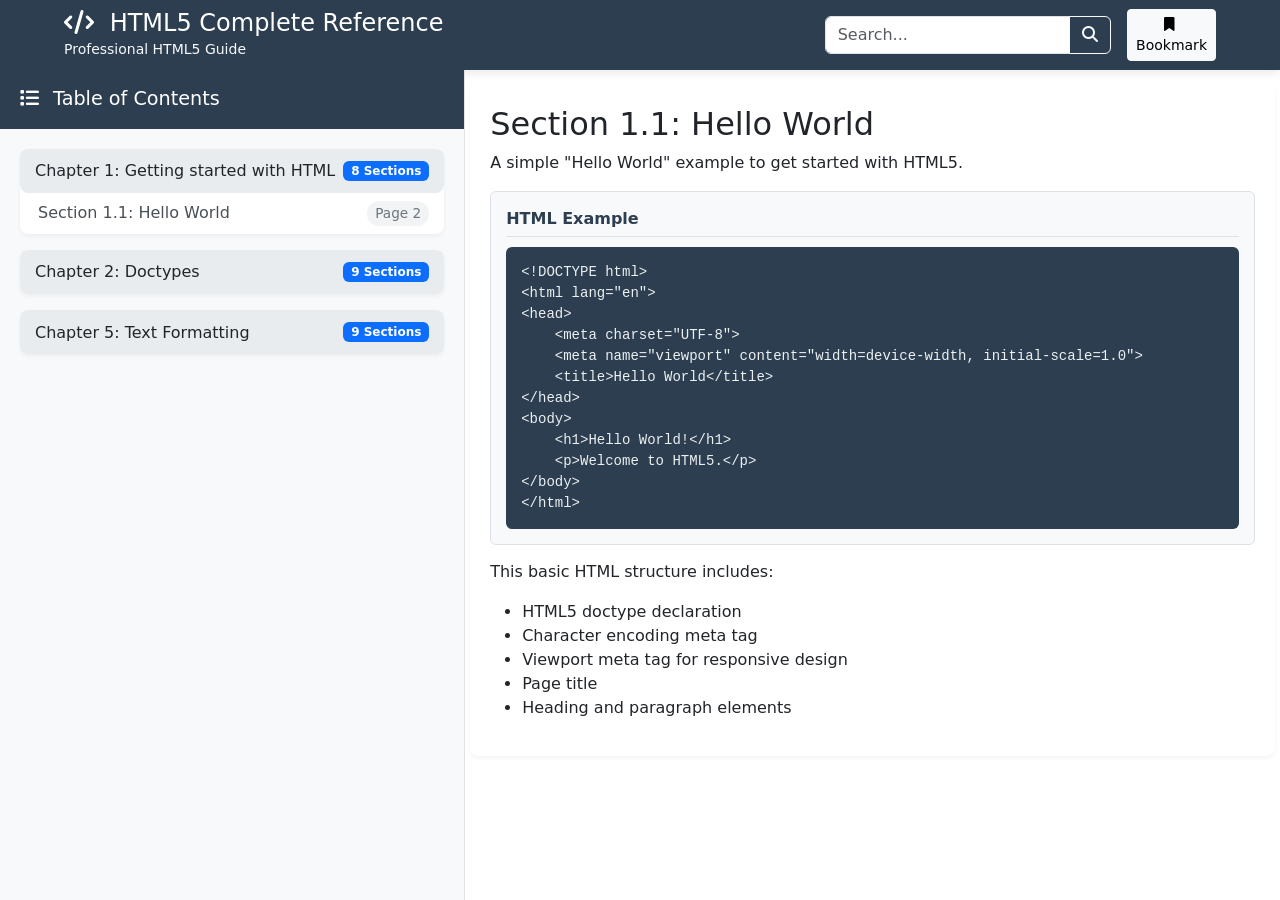
<file: courses/01.html>
<!DOCTYPE html>
<html lang="en">

<head>
    <meta charset="UTF-8">
    <meta name="viewport" content="width=device-width, initial-scale=1.0">
    <title>HTML5 Notes - 2 Row Layout</title>
    <link href="https://cdn.jsdelivr.net/npm/bootstrap@5.3.3/dist/css/bootstrap.min.css" rel="stylesheet">
    <link rel="stylesheet" href="https://cdnjs.cloudflare.com/ajax/libs/font-awesome/6.4.0/css/all.min.css">
    <style>
        body {
            height: 100vh;
            overflow: hidden;
        }

        /* Top Row (Fixed Header) */
        #top-row {
            height: 70px;
            background: #2c3e50;
            color: white;
            z-index: 1000;
            box-shadow: 0 2px 10px rgba(0, 0, 0, 0.1);
        }

        .header-content {
            max-width: 1200px;
            margin: 0 auto;
        }

        /* Bottom Row (Split Content) */
        #bottom-row {
            height: calc(100vh - 70px);
            display: flex;
        }

        /* Left Panel - Table of Contents */
        #left-panel {
            width: 40%;
            overflow-y: auto;
            border-right: 1px solid #dee2e6;
            background: #f8f9fa;
            padding: 0;
        }

        /* Right Panel - Content */
        #right-panel {
            width: 70%;
            overflow-y: auto;
            padding: 5px;
            background: white;
            margin-top: 10px
        }

        /* Table of Contents Styles */
        .toc-container {
            padding: 20px;
        }

        .toc-header {
            background: #2c3e50;
            color: white;
            padding: 15px 20px;
            margin: 0;
            font-size: 1.2rem;
        }

        .chapter-card {
            border: none;
            border-radius: 8px;
            margin-bottom: 10px;
            box-shadow: 0 2px 4px rgba(0, 0, 0, 0.05);
        }

        .chapter-card .card-header {
            background: #e9ecef;
            border: none;
            cursor: pointer;
            padding: 12px 15px;
            border-radius: 8px !important;
        }

        .chapter-card .card-header:hover {
            background: #dee2e6;
        }

        .contents-list {
            list-style: none;
            padding-left: 0;
            margin-bottom: 0;
        }

        .contents-list li {
            padding: 8px 15px;
            border-left: 3px solid transparent;
            transition: all 0.2s;
        }

        .contents-list li:hover {
            background: #e9ecef;
            border-left-color: #3498db;
        }

        .contents-list a {
            text-decoration: none;
            color: #495057;
            display: flex;
            justify-content: space-between;
            align-items: center;
        }

        .contents-list a:hover {
            color: #2c3e50;
        }

        .page-number {
            font-size: 0.85rem;
            color: #6c757d;
            background: #f1f3f4;
            padding: 2px 8px;
            border-radius: 12px;
        }

        /* Content Section Styles */
        .content-section {
            margin-bottom: 40px;
            padding: 20px;
            background: #fff;
            border-radius: 8px;
            box-shadow: 0 2px 4px rgba(0, 0, 0, 0.05);
        }

        .example-box {
            background: #f8f9fa;
            border: 1px solid #dee2e6;
            border-radius: 6px;
            padding: 15px;
            margin: 15px 0;
        }

        .example-title {
            font-weight: bold;
            color: #2c3e50;
            margin-bottom: 10px;
            padding-bottom: 5px;
            border-bottom: 1px solid #dee2e6;
        }

        pre {
            background: #2c3e50;
            color: #ecf0f1;
            padding: 15px;
            border-radius: 6px;
            overflow-x: auto;
            margin: 0;
        }

        .code {
            background: #f1f3f4;
            padding: 2px 6px;
            border-radius: 4px;
            font-family: monospace;
            color: #d35400;
        }

        /* Responsive Design */
        @media (max-width: 768px) {
            #bottom-row {
                flex-direction: column;
            }

            #left-panel,
            #right-panel {
                width: 100%;
                height: 50%;
            }

            #left-panel {
                border-right: none;
                border-bottom: 1px solid #dee2e6;
            }
        }

        /* Scrollbar Styling */
        ::-webkit-scrollbar {
            width: 8px;
        }

        ::-webkit-scrollbar-track {
            background: #f1f1f1;
        }

        ::-webkit-scrollbar-thumb {
            background: #bdc3c7;
            border-radius: 4px;
        }

        ::-webkit-scrollbar-thumb:hover {
            background: #95a5a6;
        }
    </style>
</head>

<body>
    <!-- Top Row: Header -->
    <div id="top-row" class="d-flex align-items-center">
        <div class="header-content d-flex justify-content-between align-items-center w-100 px-4">
            <div>
                <h1 class="h4 mb-0">
                    <i class="fas fa-code me-2"></i>
                    HTML5 Complete Reference
                </h1>
                <small class="text-light">Professional HTML5 Guide</small>
            </div>
            <div class="d-flex align-items-center">
                <div class="input-group me-3" style="max-width: 300px;">
                    <input type="text" class="form-control" placeholder="Search...">
                    <button class="btn btn-outline-light" type="button">
                        <i class="fas fa-search"></i>
                    </button>
                </div>
                <button class="btn btn-light btn-sm">
                    <i class="fas fa-bookmark me-1"></i> Bookmark
                </button>
            </div>
        </div>
    </div>

    <!-- Bottom Row: Split Content -->
    <div id="bottom-row">
        <!-- Left Panel: Table of Contents -->
        <div id="left-panel">
            <div class="toc-header">
                <i class="fas fa-list me-2"></i> Table of Contents
            </div>
            <div class="toc-container">
                <!-- Chapter 1 -->
                <div class="card chapter-card mb-3">
                    <div class="card-header" data-bs-toggle="collapse" data-bs-target="#chapter1">
                        <h6 class="mb-0 d-flex justify-content-between align-items-center">
                            Chapter 1: Getting started with HTML
                            <span class="badge bg-primary">8 Sections</span>
                        </h6>
                    </div>
                    <div id="chapter1" class="collapse show">
                        <div class="card-body p-0">
                            <ul class="contents-list">
                                <li>
                                    <a href="#section1-1" onclick="showSection('section1-1')">
                                        <span>Section 1.1: Hello World</span>
                                        <span class="page-number">Page 2</span>
                                    </a>
                                </li>
                            </ul>
                        </div>
                    </div>
                </div>

                <!-- Chapter 2 -->
                <div class="card chapter-card mb-3">
                    <div class="card-header" data-bs-toggle="collapse" data-bs-target="#chapter2">
                        <h6 class="mb-0 d-flex justify-content-between align-items-center">
                            Chapter 2: Doctypes
                            <span class="badge bg-primary">9 Sections</span>
                        </h6>
                    </div>
                    <div id="chapter2" class="collapse">
                        <div class="card-body p-0">
                            <ul class="contents-list">
                                <li>
                                    <a href="#section2-1" onclick="showSection('section2-1')">
                                        <span>Section 2.1: Adding the Doctype</span>
                                        <span class="page-number">Page 8</span>
                                    </a>
                                </li>
                                <li>
                                    <a href="#section2-2" onclick="showSection('section2-2')">
                                        <span>Section 2.2: HTML 5 Doctype</span>
                                        <span class="page-number">Page 13</span>
                                    </a>
                                </li>
                            </ul>
                        </div>
                    </div>
                </div>

                <!-- Chapter 5 (Example with more sections) -->
                <div class="card chapter-card mb-3">
                    <div class="card-header" data-bs-toggle="collapse" data-bs-target="#chapter5">
                        <h6 class="mb-0 d-flex justify-content-between align-items-center">
                            Chapter 5: Text Formatting
                            <span class="badge bg-primary">9 Sections</span>
                        </h6>
                    </div>
                    <div id="chapter5" class="collapse">
                        <div class="card-body p-0">
                            <ul class="contents-list">
                                <li>
                                    <a href="#section5-1" onclick="showSection('section5-1')">
                                        <span>Section 5.1: Highlighting</span>
                                        <span class="page-number">Page 8</span>
                                    </a>
                                </li>
                                <li>
                                    <a href="#section5-2" onclick="showSection('section5-2')">
                                        <span>Section 5.2: Bold, Italic, and Underline</span>
                                        <span class="page-number">Page 13</span>
                                    </a>
                                </li>
                                <li>
                                    <a href="#section5-3" onclick="showSection('section5-3')">
                                        <span>Section 5.3: Abbreviation</span>
                                        <span class="page-number">Page 17</span>
                                    </a>
                                </li>
                            </ul>
                        </div>
                    </div>
                </div>

                <!-- Additional chapters can be added here -->
            </div>
        </div>

        <!-- Right Panel: Content Display -->
        <div id="right-panel">
            <!-- Section 1.1 Content -->
            <div id="section1-1" class="content-section">
                <h2>Section 1.1: Hello World</h2>
                <p>A simple "Hello World" example to get started with HTML5.</p>

                <div class="example-box">
                    <div class="example-title">HTML Example</div>
                    <pre><code>&lt;!DOCTYPE html&gt;
&lt;html lang="en"&gt;
&lt;head&gt;
    &lt;meta charset="UTF-8"&gt;
    &lt;meta name="viewport" content="width=device-width, initial-scale=1.0"&gt;
    &lt;title&gt;Hello World&lt;/title&gt;
&lt;/head&gt;
&lt;body&gt;
    &lt;h1&gt;Hello World!&lt;/h1&gt;
    &lt;p&gt;Welcome to HTML5.&lt;/p&gt;
&lt;/body&gt;
&lt;/html&gt;</code></pre>
                </div>

                <p>This basic HTML structure includes:</p>
                <ul>
                    <li>HTML5 doctype declaration</li>
                    <li>Character encoding meta tag</li>
                    <li>Viewport meta tag for responsive design</li>
                    <li>Page title</li>
                    <li>Heading and paragraph elements</li>
                </ul>
            </div>

            <!-- Section 2.1 Content -->
            <div id="section2-1" class="content-section" style="display: none;">
                <h2>Section 2.1: Adding the Doctype</h2>
                <p>The doctype declaration tells the browser which version of HTML the page is written in.</p>

                <div class="example-box">
                    <div class="example-title">HTML5 Doctype</div>
                    <pre><code>&lt;!DOCTYPE html&gt;</code></pre>
                </div>

                <p>Key points about doctypes:</p>
                <ul>
                    <li>Must be the very first thing in your HTML document</li>
                    <li>HTML5 doctype is simple and backwards compatible</li>
                    <li>Helps browsers render pages correctly</li>
                    <li>Triggers standards mode in browsers</li>
                </ul>
            </div>

            <!-- Section 5.1 Content -->
            <div id="section5-1" class="content-section" style="display: none;">
                <h2>Section 5.1: Text Highlighting</h2>
                <p>HTML5 provides semantic elements for text formatting.</p>

                <div class="example-box">
                    <div class="example-title">Highlighting Text</div>
                    <pre><code>&lt;p&gt;This is &lt;mark&gt;important text&lt;/mark&gt; that should be highlighted.&lt;/p&gt;</code></pre>
                </div>

                <div class="example-box">
                    <div class="example-title">Result</div>
                    <p>This is <mark>important text</mark> that should be highlighted.</p>
                </div>

                <p>The <span class="code">&lt;mark&gt;</span> element represents text that is marked or highlighted for
                    reference purposes, due to its relevance in another context.</p>
            </div>
        </div>
    </div>

    <script src="https://cdn.jsdelivr.net/npm/bootstrap@5.3.3/dist/js/bootstrap.bundle.min.js"></script>
    <script>
        // Function to show selected section
        function showSection(sectionId) {
            // Hide all sections
            const allSections = document.querySelectorAll('.content-section');
            allSections.forEach(section => {
                section.style.display = 'none';
            });

            // Show selected section
            const selectedSection = document.getElementById(sectionId);
            if (selectedSection) {
                selectedSection.style.display = 'block';
            }
        }

        // Initialize with first section visible
        document.addEventListener('DOMContentLoaded', function () {
            showSection('section1-1');

            // Smooth scroll to top when clicking on header
            document.getElementById('top-row').addEventListener('click', function () {
                document.getElementById('right-panel').scrollTop = 0;
            });

            // Auto-expand chapter when clicking on section link
            document.querySelectorAll('.contents-list a').forEach(link => {
                link.addEventListener('click', function (e) {
                    const chapterCard = this.closest('.collapse').parentElement;
                    const bsCollapse = new bootstrap.Collapse(chapterCard.querySelector('.collapse'), {
                        toggle: false
                    });
                    bsCollapse.show();
                });
            });
        });
    </script>
</body>

</html>
</file>
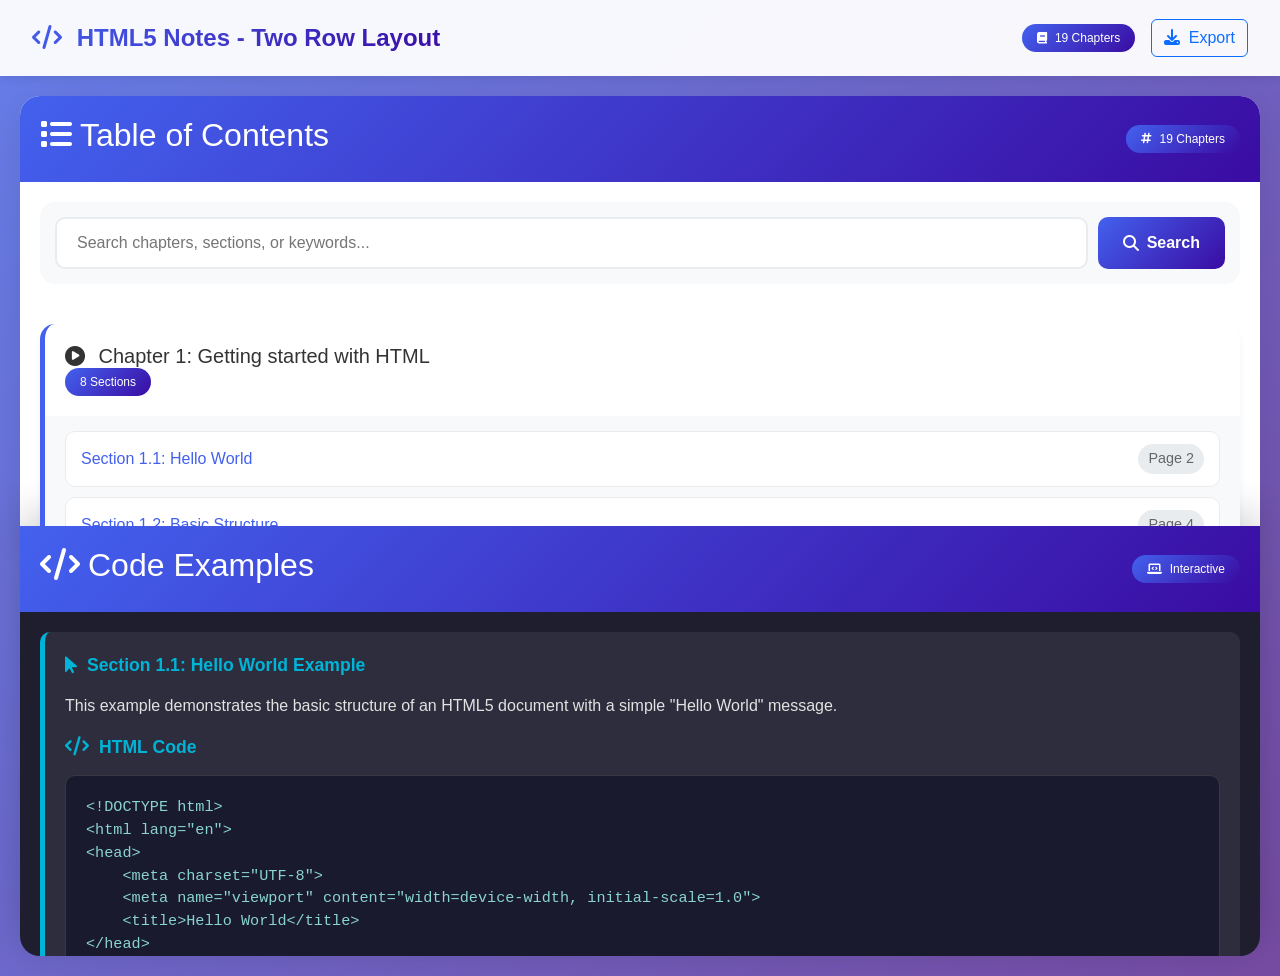
<file: courses/02.html>
<!DOCTYPE html>
<html lang="en">

<head>
    <meta charset="UTF-8">
    <meta name="viewport" content="width=device-width, initial-scale=1.0">
    <title>HTML5 Notes - 2 Row Layout | PSC</title>
    <link href="https://cdn.jsdelivr.net/npm/bootstrap@5.3.3/dist/css/bootstrap.min.css" rel="stylesheet">
    <link rel="stylesheet" href="https://cdnjs.cloudflare.com/ajax/libs/font-awesome/6.4.0/css/all.min.css">
    <style>
        * {
            margin: 0;
            padding: 0;
            box-sizing: border-box;
        }

        body {
            font-family: -apple-system, BlinkMacSystemFont, 'Segoe UI', Roboto, Oxygen, Ubuntu, sans-serif;
            background: linear-gradient(135deg, #667eea 0%, #764ba2 100%);
            min-height: 100vh;
            display: flex;
            flex-direction: column;
        }

        /* Two Row Layout */
        .two-row-container {
            display: flex;
            flex-direction: column;
            height: 100vh;
            overflow: hidden;
        }

        /* Top Row - Table of Contents */
        .top-row {
            flex: 1;
            background: white;
            border-radius: 20px 20px 0 0;
            margin: 20px 20px 0 20px;
            box-shadow: 0 10px 40px rgba(0, 0, 0, 0.1);
            overflow: hidden;
            display: flex;
            flex-direction: column;
        }

        .row-header {
            background: linear-gradient(135deg, #4361ee, #3a0ca3);
            color: white;
            padding: 20px;
            display: flex;
            justify-content: space-between;
            align-items: center;
        }

        .row-content {
            flex: 1;
            overflow-y: auto;
            padding: 20px;
        }

        /* Bottom Row - Code Examples */
        .bottom-row {
            flex: 1;
            background: #1e1e2e;
            color: #e2e2e2;
            border-radius: 0 0 20px 20px;
            margin: 0 20px 20px 20px;
            box-shadow: 0 -10px 40px rgba(0, 0, 0, 0.2);
            overflow: hidden;
            display: flex;
            flex-direction: column;
        }

        /* Navigation */
        .navbar {
            background: rgba(255, 255, 255, 0.95);
            backdrop-filter: blur(10px);
            padding: 15px 20px;
            box-shadow: 0 2px 10px rgba(0, 0, 0, 0.1);
        }

        .navbar-brand {
            font-weight: bold;
            font-size: 1.5rem;
            background: linear-gradient(135deg, #4361ee, #3a0ca3);
            -webkit-background-clip: text;
            -webkit-text-fill-color: transparent;
        }

        /* Chapter Cards */
        .chapter-card {
            background: white;
            border: none;
            border-radius: 15px;
            margin-bottom: 15px;
            box-shadow: 0 4px 6px rgba(0, 0, 0, 0.05);
            transition: all 0.3s ease;
            border-left: 5px solid #4361ee;
        }

        .chapter-card:hover {
            transform: translateY(-2px);
            box-shadow: 0 8px 25px rgba(0, 0, 0, 0.1);
        }

        .chapter-card .card-header {
            background: none;
            border: none;
            cursor: pointer;
            padding: 20px;
            font-weight: 600;
            color: #333;
        }

        .chapter-card .card-body {
            padding: 15px 20px;
            background: #f8f9fa;
            border-radius: 0 0 15px 15px;
        }

        /* Contents List */
        .contents-list {
            list-style: none;
            padding: 0;
        }

        .contents-list li {
            margin-bottom: 10px;
        }

        .contents-list a {
            display: flex;
            justify-content: space-between;
            align-items: center;
            padding: 12px 15px;
            background: white;
            border-radius: 10px;
            color: #4361ee;
            text-decoration: none;
            transition: all 0.3s ease;
            border: 1px solid #e9ecef;
        }

        .contents-list a:hover {
            background: #4361ee;
            color: white;
            transform: translateX(5px);
        }

        .page-number {
            background: #e9ecef;
            padding: 4px 10px;
            border-radius: 20px;
            font-size: 0.9rem;
            color: #666;
        }

        .contents-list a:hover .page-number {
            background: rgba(255, 255, 255, 0.2);
            color: white;
        }

        /* Code Examples */
        .example-container {
            background: #2d2d3d;
            border-radius: 10px;
            padding: 20px;
            margin-bottom: 20px;
            border-left: 5px solid #00b4d8;
        }

        .example-title {
            color: #00b4d8;
            font-weight: 600;
            margin-bottom: 15px;
            font-size: 1.1rem;
            display: flex;
            align-items: center;
            gap: 10px;
        }

        .example-title i {
            font-size: 1.2rem;
        }

        pre {
            background: #1a1a2e;
            color: #89d4cf;
            padding: 20px;
            border-radius: 10px;
            overflow-x: auto;
            font-family: 'Courier New', monospace;
            font-size: 0.95rem;
            line-height: 1.5;
            margin: 0;
            border: 1px solid #343a40;
        }

        .code {
            background: #1a1a2e;
            color: #89d4cf;
            padding: 2px 6px;
            border-radius: 4px;
            font-family: 'Courier New', monospace;
            font-size: 0.9rem;
        }

        /* Badges */
        .badge {
            padding: 8px 15px;
            border-radius: 20px;
            font-weight: 500;
        }

        .badge.bg-primary {
            background: linear-gradient(135deg, #4361ee, #3a0ca3) !important;
        }

        /* Search Bar */
        .search-container {
            padding: 15px;
            background: #f8f9fa;
            border-radius: 15px;
            margin: 20px;
            display: flex;
            gap: 10px;
        }

        .search-container input {
            flex: 1;
            padding: 12px 20px;
            border: 2px solid #e9ecef;
            border-radius: 10px;
            font-size: 1rem;
            transition: all 0.3s ease;
        }

        .search-container input:focus {
            outline: none;
            border-color: #4361ee;
            box-shadow: 0 0 0 3px rgba(67, 97, 238, 0.1);
        }

        .search-container button {
            background: linear-gradient(135deg, #4361ee, #3a0ca3);
            color: white;
            border: none;
            padding: 12px 25px;
            border-radius: 10px;
            font-weight: 600;
            cursor: pointer;
            transition: all 0.3s ease;
            display: flex;
            align-items: center;
            gap: 8px;
        }

        .search-container button:hover {
            transform: translateY(-2px);
            box-shadow: 0 5px 15px rgba(67, 97, 238, 0.3);
        }

        /* Responsive Design */
        @media (max-width: 768px) {
            .two-row-container {
                margin: 10px;
            }

            .top-row,
            .bottom-row {
                margin: 10px;
                border-radius: 15px;
            }

            .row-header h2 {
                font-size: 1.2rem;
            }

            .contents-list a {
                flex-direction: column;
                align-items: flex-start;
                gap: 5px;
            }

            .search-container {
                flex-direction: column;
            }

            .search-container button {
                justify-content: center;
            }
        }

        /* Scrollbar Styling */
        ::-webkit-scrollbar {
            width: 8px;
        }

        ::-webkit-scrollbar-track {
            background: #f1f1f1;
            border-radius: 10px;
        }

        ::-webkit-scrollbar-thumb {
            background: linear-gradient(135deg, #4361ee, #3a0ca3);
            border-radius: 10px;
        }

        .bottom-row ::-webkit-scrollbar-track {
            background: #2d2d3d;
        }

        .bottom-row ::-webkit-scrollbar-thumb {
            background: #00b4d8;
        }

        /* Animation */
        @keyframes fadeIn {
            from {
                opacity: 0;
                transform: translateY(20px);
            }
            to {
                opacity: 1;
                transform: translateY(0);
            }
        }

        .chapter-card,
        .example-container {
            animation: fadeIn 0.5s ease-out;
        }
    </style>
</head>

<body>
    <!-- Navigation -->
    <nav class="navbar">
        <div class="container-fluid">
            <a class="navbar-brand" href="#">
                <i class="fas fa-code me-2"></i>
                HTML5 Notes - Two Row Layout
            </a>
            <div class="d-flex align-items-center">
                <span class="badge bg-primary me-3">
                    <i class="fas fa-book me-1"></i>
                    19 Chapters
                </span>
                <button class="btn btn-outline-primary">
                    <i class="fas fa-download me-1"></i>
                    Export
                </button>
            </div>
        </div>
    </nav>

    <!-- Two Row Container -->
    <div class="two-row-container">
        <!-- Top Row - Table of Contents -->
        <div class="top-row">
            <div class="row-header">
                <h2><i class="fas fa-list me-2"></i>Table of Contents</h2>
                <span class="badge bg-primary">
                    <i class="fas fa-hashtag me-1"></i>
                    19 Chapters
                </span>
            </div>

            <!-- Search Bar -->
            <div class="search-container">
                <input type="text" placeholder="Search chapters, sections, or keywords...">
                <button>
                    <i class="fas fa-search"></i>
                    Search
                </button>
            </div>

            <div class="row-content">
                <!-- Chapter 1 -->
                <div class="card chapter-card">
                    <div class="card-header" data-bs-toggle="collapse" data-bs-target="#chapter1">
                        <h5 class="mb-0">
                            <i class="fas fa-play-circle me-2"></i>
                            Chapter 1: Getting started with HTML
                        </h5>
                        <span class="badge bg-primary">8 Sections</span>
                    </div>
                    <div id="chapter1" class="collapse show">
                        <div class="card-body">
                            <ul class="contents-list">
                                <li>
                                    <a href="#" onclick="showExample('section1-1')">
                                        <span>Section 1.1: Hello World</span>
                                        <span class="page-number">Page 2</span>
                                    </a>
                                </li>
                                <li>
                                    <a href="#" onclick="showExample('section1-2')">
                                        <span>Section 1.2: Basic Structure</span>
                                        <span class="page-number">Page 4</span>
                                    </a>
                                </li>
                            </ul>
                        </div>
                    </div>
                </div>

                <!-- Chapter 2 -->
                <div class="card chapter-card">
                    <div class="card-header" data-bs-toggle="collapse" data-bs-target="#chapter2">
                        <h5 class="mb-0">
                            <i class="fas fa-file-code me-2"></i>
                            Chapter 2: Doctypes
                        </h5>
                        <span class="badge bg-primary">9 Sections</span>
                    </div>
                    <div id="chapter2" class="collapse">
                        <div class="card-body">
                            <ul class="contents-list">
                                <li>
                                    <a href="#" onclick="showExample('section2-1')">
                                        <span>Section 2.1: Adding the Doctype</span>
                                        <span class="page-number">Page 8</span>
                                    </a>
                                </li>
                            </ul>
                        </div>
                    </div>
                </div>

                <!-- Chapter 3 -->
                <div class="card chapter-card">
                    <div class="card-header" data-bs-toggle="collapse" data-bs-target="#chapter3">
                        <h5 class="mb-0">
                            <i class="fas fa-heading me-2"></i>
                            Chapter 3: Headings
                        </h5>
                        <span class="badge bg-primary">9 Sections</span>
                    </div>
                    <div id="chapter3" class="collapse">
                        <div class="card-body">
                            <ul class="contents-list">
                                <li>
                                    <a href="#" onclick="showExample('section3-1')">
                                        <span>Section 3.1: Using Headings</span>
                                        <span class="page-number">Page 12</span>
                                    </a>
                                </li>
                            </ul>
                        </div>
                    </div>
                </div>

                <!-- Chapter 17 -->
                <div class="card chapter-card">
                    <div class="card-header" data-bs-toggle="collapse" data-bs-target="#chapter17">
                        <h5 class="mb-0">
                            <i class="fas fa-keyboard me-2"></i>
                            Chapter 17: Input Control Elements
                        </h5>
                        <span class="badge bg-primary">23 Sections</span>
                    </div>
                    <div id="chapter17" class="collapse">
                        <div class="card-body">
                            <ul class="contents-list">
                                <li>
                                    <a href="#" onclick="showExample('section17-1')">
                                        <span>Section 17.1: Text Input</span>
                                        <span class="page-number">Page 105</span>
                                    </a>
                                </li>
                                <li>
                                    <a href="#" onclick="showExample('section17-2')">
                                        <span>Section 17.2: Checkbox and Radio Buttons</span>
                                        <span class="page-number">Page 108</span>
                                    </a>
                                </li>
                            </ul>
                        </div>
                    </div>
                </div>
            </div>
        </div>

        <!-- Bottom Row - Code Examples -->
        <div class="bottom-row">
            <div class="row-header">
                <h2><i class="fas fa-code me-2"></i>Code Examples</h2>
                <span class="badge bg-primary">
                    <i class="fas fa-laptop-code me-1"></i>
                    Interactive
                </span>
            </div>
            
            <div class="row-content">
                <!-- Example Section 1.1 -->
                <div id="section1-1" class="example-container">
                    <div class="example-title">
                        <i class="fas fa-mouse-pointer"></i>
                        Section 1.1: Hello World Example
                    </div>
                    <p>This example demonstrates the basic structure of an HTML5 document with a simple "Hello World" message.</p>
                    
                    <div class="example-title">
                        <i class="fas fa-code"></i>
                        HTML Code
                    </div>
                    <pre><code>&lt;!DOCTYPE html&gt;
&lt;html lang="en"&gt;
&lt;head&gt;
    &lt;meta charset="UTF-8"&gt;
    &lt;meta name="viewport" content="width=device-width, initial-scale=1.0"&gt;
    &lt;title&gt;Hello World&lt;/title&gt;
&lt;/head&gt;
&lt;body&gt;
    &lt;h1&gt;Hello World!&lt;/h1&gt;
    &lt;p&gt;Welcome to HTML5 programming.&lt;/p&gt;
&lt;/body&gt;
&lt;/html&gt;</code></pre>
                </div>

                <!-- Example Section 1.2 -->
                <div id="section1-2" class="example-container" style="display: none;">
                    <div class="example-title">
                        <i class="fas fa-sitemap"></i>
                        Section 1.2: Basic HTML Structure
                    </div>
                    <p>Understanding the basic structure of an HTML document is fundamental.</p>
                    
                    <div class="example-title">
                        <i class="fas fa-code"></i>
                        Basic Structure
                    </div>
                    <pre><code>&lt;!DOCTYPE html&gt;
&lt;html&gt;
    &lt;head&gt;
        &lt;!-- Metadata goes here --&gt;
        &lt;title&gt;Page Title&lt;/title&gt;
    &lt;/head&gt;
    &lt;body&gt;
        &lt;!-- Content goes here --&gt;
        &lt;header&gt;Header Content&lt;/header&gt;
        &lt;main&gt;Main Content&lt;/main&gt;
        &lt;footer&gt;Footer Content&lt;/footer&gt;
    &lt;/body&gt;
&lt;/html&gt;</code></pre>
                </div>

                <!-- Example Section 17.1 -->
                <div id="section17-1" class="example-container" style="display: none;">
                    <div class="example-title">
                        <i class="fas fa-font"></i>
                        Section 17.1: Text Input Elements
                    </div>
                    <p>Text input fields are the most common form elements in HTML.</p>
                    
                    <div class="example-title">
                        <i class="fas fa-code"></i>
                        Text Input Examples
                    </div>
                    <pre><code>&lt;!-- Simple text input --&gt;
&lt;input type="text" id="username" name="username" 
       placeholder="Enter your username"&gt;

&lt;!-- Password field --&gt;
&lt;input type="password" id="password" name="password" 
       placeholder="Enter your password"&gt;

&lt;!-- Email field with validation --&gt;
&lt;input type="email" id="email" name="email" 
       placeholder="email@example.com" required&gt;

&lt;!-- Textarea for multi-line input --&gt;
&lt;textarea id="message" name="message" 
          rows="4" cols="50" 
          placeholder="Enter your message here"&gt;
&lt;/textarea&gt;</code></pre>
                </div>

                <!-- Default Message -->
                <div id="default-message" class="example-container">
                    <div class="example-title">
                        <i class="fas fa-hand-pointer"></i>
                        Select a Section
                    </div>
                    <p>Click on any section in the Table of Contents above to view its code examples here.</p>
                    <p>The examples will appear in this area, allowing you to:</p>
                    <ul style="color: #89d4cf; margin-left: 20px; margin-top: 10px;">
                        <li>View complete code snippets</li>
                        <li>Copy code for immediate use</li>
                        <li>See live previews of HTML elements</li>
                        <li>Understand best practices</li>
                    </ul>
                </div>
            </div>
        </div>
    </div>

    <script src="https://cdn.jsdelivr.net/npm/bootstrap@5.3.3/dist/js/bootstrap.bundle.min.js"></script>
    <script>
        function showExample(sectionId) {
            // Hide all example containers
            document.querySelectorAll('.example-container').forEach(container => {
                container.style.display = 'none';
            });
            
            // Show selected example
            const selectedExample = document.getElementById(sectionId);
            if (selectedExample) {
                selectedExample.style.display = 'block';
                selectedExample.scrollIntoView({ behavior: 'smooth', block: 'start' });
            }
            
            // Hide default message
            document.getElementById('default-message').style.display = 'none';
        }

        // Initialize collapse functionality
        document.addEventListener('DOMContentLoaded', function() {
            // Set up chapter card clicks
            document.querySelectorAll('.chapter-card .card-header').forEach(header => {
                header.addEventListener('click', function() {
                    const target = this.getAttribute('data-bs-target');
                    const collapse = document.querySelector(target);
                    if (collapse.classList.contains('show')) {
                        collapse.classList.remove('show');
                    } else {
                        collapse.classList.add('show');
                    }
                });
            });
        });

        // Simple search functionality
        document.querySelector('.search-container input').addEventListener('input', function(e) {
            const searchTerm = e.target.value.toLowerCase();
            const chapters = document.querySelectorAll('.chapter-card');
            
            chapters.forEach(chapter => {
                const chapterText = chapter.textContent.toLowerCase();
                if (searchTerm === '' || chapterText.includes(searchTerm)) {
                    chapter.style.display = 'block';
                } else {
                    chapter.style.display = 'none';
                }
            });
        });

        // Search button functionality
        document.querySelector('.search-container button').addEventListener('click', function() {
            const input = document.querySelector('.search-container input');
            input.focus();
        });
    </script>
</body>

</html>
</file>
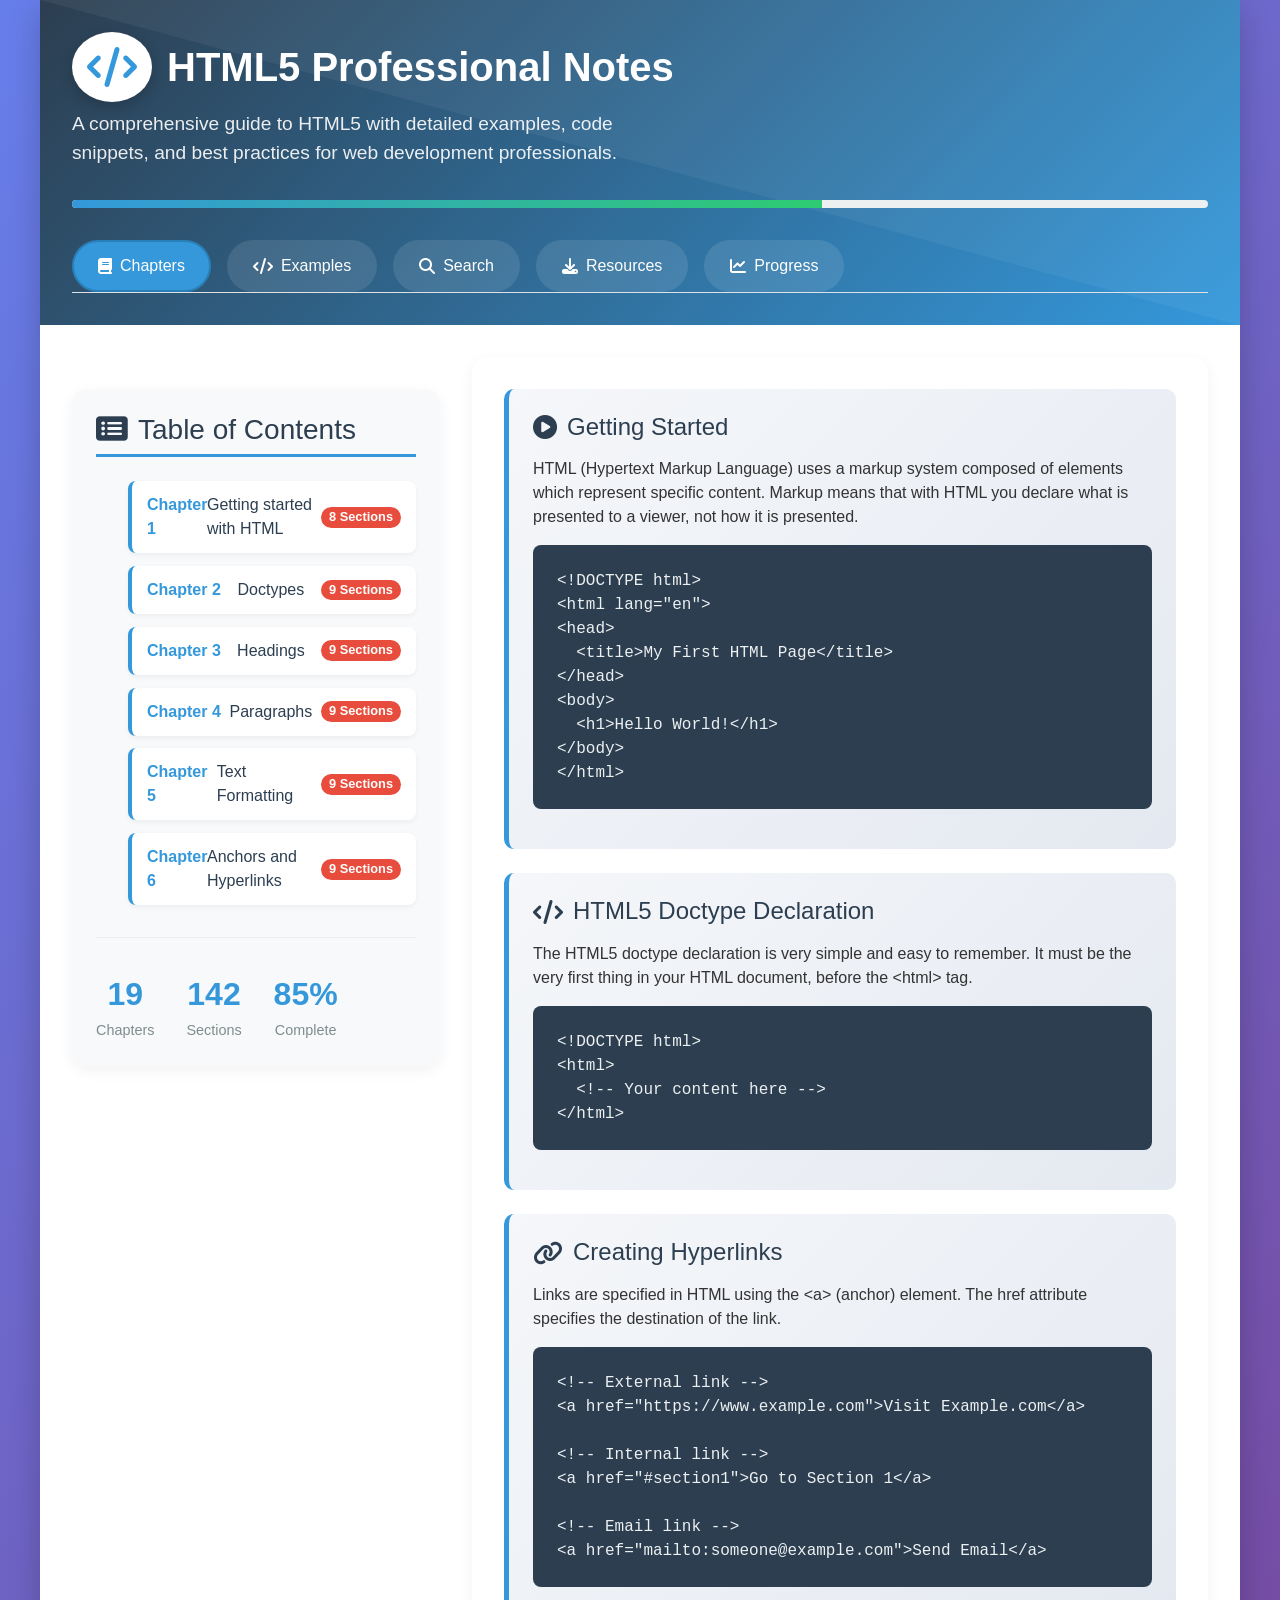
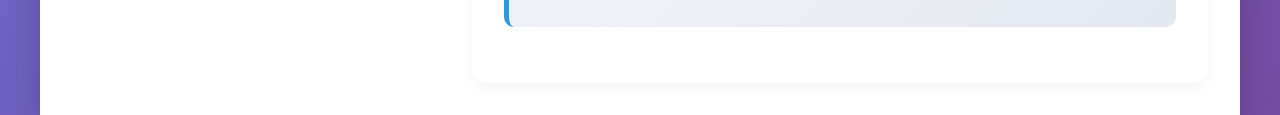
<file: courses/03.html>
<!DOCTYPE html>
<html lang="en">
<head>
    <meta charset="UTF-8">
    <meta name="viewport" content="width=device-width, initial-scale=1.0">
    <title>HTML5 Notes - 2 Row Layout</title>
    <link href="https://cdn.jsdelivr.net/npm/bootstrap@5.3.3/dist/css/bootstrap.min.css" rel="stylesheet">
    <link rel="stylesheet" href="https://cdnjs.cloudflare.com/ajax/libs/font-awesome/6.4.0/css/all.min.css">
    <style>
        * {
            margin: 0;
            padding: 0;
            box-sizing: border-box;
        }
        
        body {
            font-family: -apple-system, BlinkMacSystemFont, 'Segoe UI', Roboto, Oxygen, Ubuntu, sans-serif;
            background: linear-gradient(135deg, #667eea 0%, #764ba2 100%);
            min-height: 100vh;
            color: #333;
        }
        
        .container-2row {
            display: flex;
            flex-direction: column;
            min-height: 100vh;
            max-width: 1200px;
            margin: 0 auto;
            background: white;
            box-shadow: 0 10px 30px rgba(0,0,0,0.2);
        }
        
        /* ROW 1: Navigation & Header */
        .row-1 {
            background: linear-gradient(135deg, #2c3e50 0%, #3498db 100%);
            color: white;
            padding: 2rem;
            position: relative;
            overflow: hidden;
        }
        
        .row-1::before {
            content: '';
            position: absolute;
            top: 0;
            left: 0;
            right: 0;
            bottom: 0;
            background: url('data:image/svg+xml,<svg xmlns="http://www.w3.org/2000/svg" viewBox="0 0 100 100" preserveAspectRatio="none"><path d="M0,0 L100,0 L100,100 Z" fill="rgba(255,255,255,0.05)"/></svg>');
            background-size: cover;
        }
        
        .header-content {
            position: relative;
            z-index: 2;
        }
        
        .logo {
            font-size: 2.5rem;
            font-weight: 800;
            margin-bottom: 0.5rem;
            display: flex;
            align-items: center;
            gap: 15px;
        }
        
        .logo i {
            color: #3498db;
            background: white;
            padding: 15px;
            border-radius: 50%;
            box-shadow: 0 5px 15px rgba(0,0,0,0.2);
        }
        
        .subtitle {
            font-size: 1.2rem;
            opacity: 0.9;
            margin-bottom: 2rem;
            max-width: 600px;
        }
        
        .nav-tabs {
            display: flex;
            gap: 1rem;
            margin-top: 2rem;
            flex-wrap: wrap;
        }
        
        .nav-tab {
            padding: 12px 24px;
            background: rgba(255,255,255,0.1);
            border-radius: 50px;
            text-decoration: none;
            color: white;
            font-weight: 500;
            transition: all 0.3s ease;
            border: 2px solid transparent;
            display: flex;
            align-items: center;
            gap: 8px;
        }
        
        .nav-tab:hover {
            background: rgba(255,255,255,0.2);
            border-color: rgba(255,255,255,0.3);
            transform: translateY(-2px);
        }
        
        .nav-tab.active {
            background: #3498db;
            border-color: #2980b9;
        }
        
        /* ROW 2: Main Content */
        .row-2 {
            flex: 1;
            padding: 2rem;
            display: grid;
            grid-template-columns: 1fr 2fr;
            gap: 2rem;
            overflow-y: auto;
        }
        
        .sidebar {
            background: #f8f9fa;
            border-radius: 15px;
            padding: 1.5rem;
            box-shadow: 0 5px 15px rgba(0,0,0,0.05);
            height: fit-content;
            position: sticky;
            top: 2rem;
        }
        
        .sidebar h3 {
            color: #2c3e50;
            margin-bottom: 1.5rem;
            padding-bottom: 0.5rem;
            border-bottom: 3px solid #3498db;
            display: flex;
            align-items: center;
            gap: 10px;
        }
        
        .chapter-list {
            list-style: none;
        }
        
        .chapter-item {
            margin-bottom: 0.8rem;
        }
        
        .chapter-link {
            display: flex;
            align-items: center;
            justify-content: space-between;
            padding: 12px 15px;
            background: white;
            border-radius: 8px;
            text-decoration: none;
            color: #2c3e50;
            border-left: 4px solid #3498db;
            transition: all 0.3s ease;
            box-shadow: 0 2px 5px rgba(0,0,0,0.05);
        }
        
        .chapter-link:hover {
            background: #3498db;
            color: white;
            transform: translateX(5px);
            border-left-color: #2980b9;
        }
        
        .chapter-number {
            font-weight: bold;
            color: #3498db;
            min-width: 60px;
        }
        
        .badge {
            background: #e74c3c;
            color: white;
            padding: 4px 8px;
            border-radius: 12px;
            font-size: 0.8rem;
        }
        
        .main-content {
            background: white;
            border-radius: 15px;
            padding: 2rem;
            box-shadow: 0 5px 15px rgba(0,0,0,0.05);
        }
        
        .section-card {
            background: linear-gradient(135deg, #f5f7fa 0%, #e4e8f0 100%);
            border-radius: 10px;
            padding: 1.5rem;
            margin-bottom: 1.5rem;
            border-left: 5px solid #3498db;
        }
        
        .section-card h4 {
            color: #2c3e50;
            margin-bottom: 1rem;
            display: flex;
            align-items: center;
            gap: 10px;
        }
        
        .code-block {
            background: #2c3e50;
            color: #ecf0f1;
            padding: 1.5rem;
            border-radius: 8px;
            margin: 1rem 0;
            overflow-x: auto;
            font-family: 'Courier New', monospace;
        }
        
        .progress-container {
            background: #ecf0f1;
            height: 8px;
            border-radius: 4px;
            margin: 2rem 0;
            overflow: hidden;
        }
        
        .progress-bar {
            height: 100%;
            background: linear-gradient(90deg, #3498db, #2ecc71);
            width: 0%;
            transition: width 0.3s ease;
        }
        
        .stats {
            display: flex;
            gap: 2rem;
            margin-top: 2rem;
            padding-top: 2rem;
            border-top: 1px solid #eee;
        }
        
        .stat-item {
            text-align: center;
        }
        
        .stat-number {
            font-size: 2rem;
            font-weight: bold;
            color: #3498db;
            display: block;
        }
        
        .stat-label {
            font-size: 0.9rem;
            color: #7f8c8d;
        }
        
        @media (max-width: 992px) {
            .row-2 {
                grid-template-columns: 1fr;
            }
            
            .sidebar {
                position: static;
            }
        }
        
        @media (max-width: 768px) {
            .row-1, .row-2 {
                padding: 1rem;
            }
            
            .nav-tabs {
                flex-direction: column;
            }
            
            .logo {
                font-size: 2rem;
            }
        }
    </style>
</head>
<body>
    <div class="container-2row">
        <!-- ROW 1: Navigation & Header -->
        <div class="row-1">
            <div class="header-content">
                <div class="logo">
                    <i class="fas fa-code"></i>
                    HTML5 Professional Notes
                </div>
                <p class="subtitle">
                    A comprehensive guide to HTML5 with detailed examples, code snippets, and best practices for web development professionals.
                </p>
                
                <div class="progress-container">
                    <div class="progress-bar" id="progressBar"></div>
                </div>
                
                <div class="nav-tabs">
                    <a href="#chapters" class="nav-tab active">
                        <i class="fas fa-book"></i> Chapters
                    </a>
                    <a href="#examples" class="nav-tab">
                        <i class="fas fa-code"></i> Examples
                    </a>
                    <a href="#search" class="nav-tab">
                        <i class="fas fa-search"></i> Search
                    </a>
                    <a href="#resources" class="nav-tab">
                        <i class="fas fa-download"></i> Resources
                    </a>
                    <a href="#progress" class="nav-tab">
                        <i class="fas fa-chart-line"></i> Progress
                    </a>
                </div>
            </div>
        </div>
        
        <!-- ROW 2: Main Content -->
        <div class="row-2">
            <!-- Sidebar - Table of Contents -->
            <div class="sidebar">
                <h3><i class="fas fa-list-alt"></i> Table of Contents</h3>
                <ul class="chapter-list">
                    <li class="chapter-item">
                        <a href="#chapter1" class="chapter-link">
                            <span class="chapter-number">Chapter 1</span>
                            <span>Getting started with HTML</span>
                            <span class="badge">8 Sections</span>
                        </a>
                    </li>
                    <li class="chapter-item">
                        <a href="#chapter2" class="chapter-link">
                            <span class="chapter-number">Chapter 2</span>
                            <span>Doctypes</span>
                            <span class="badge">9 Sections</span>
                        </a>
                    </li>
                    <li class="chapter-item">
                        <a href="#chapter3" class="chapter-link">
                            <span class="chapter-number">Chapter 3</span>
                            <span>Headings</span>
                            <span class="badge">9 Sections</span>
                        </a>
                    </li>
                    <li class="chapter-item">
                        <a href="#chapter4" class="chapter-link">
                            <span class="chapter-number">Chapter 4</span>
                            <span>Paragraphs</span>
                            <span class="badge">9 Sections</span>
                        </a>
                    </li>
                    <li class="chapter-item">
                        <a href="#chapter5" class="chapter-link">
                            <span class="chapter-number">Chapter 5</span>
                            <span>Text Formatting</span>
                            <span class="badge">9 Sections</span>
                        </a>
                    </li>
                    <li class="chapter-item">
                        <a href="#chapter6" class="chapter-link">
                            <span class="chapter-number">Chapter 6</span>
                            <span>Anchors and Hyperlinks</span>
                            <span class="badge">9 Sections</span>
                        </a>
                    </li>
                </ul>
                
                <div class="stats">
                    <div class="stat-item">
                        <span class="stat-number">19</span>
                        <span class="stat-label">Chapters</span>
                    </div>
                    <div class="stat-item">
                        <span class="stat-number">142</span>
                        <span class="stat-label">Sections</span>
                    </div>
                    <div class="stat-item">
                        <span class="stat-number">85%</span>
                        <span class="stat-label">Complete</span>
                    </div>
                </div>
            </div>
            
            <!-- Main Content Area -->
            <div class="main-content">
                <div class="section-card">
                    <h4><i class="fas fa-play-circle"></i> Getting Started</h4>
                    <p>HTML (Hypertext Markup Language) uses a markup system composed of elements which represent specific content. Markup means that with HTML you declare what is presented to a viewer, not how it is presented.</p>
                    
                    <div class="code-block">
                        &lt;!DOCTYPE html&gt;<br>
                        &lt;html lang="en"&gt;<br>
                        &lt;head&gt;<br>
                        &nbsp;&nbsp;&lt;title&gt;My First HTML Page&lt;/title&gt;<br>
                        &lt;/head&gt;<br>
                        &lt;body&gt;<br>
                        &nbsp;&nbsp;&lt;h1&gt;Hello World!&lt;/h1&gt;<br>
                        &lt;/body&gt;<br>
                        &lt;/html&gt;
                    </div>
                </div>
                
                <div class="section-card">
                    <h4><i class="fas fa-code"></i> HTML5 Doctype Declaration</h4>
                    <p>The HTML5 doctype declaration is very simple and easy to remember. It must be the very first thing in your HTML document, before the &lt;html&gt; tag.</p>
                    
                    <div class="code-block">
                        &lt;!DOCTYPE html&gt;<br>
                        &lt;html&gt;<br>
                        &nbsp;&nbsp;&lt;!-- Your content here --&gt;<br>
                        &lt;/html&gt;
                    </div>
                </div>
                
                <div class="section-card">
                    <h4><i class="fas fa-link"></i> Creating Hyperlinks</h4>
                    <p>Links are specified in HTML using the &lt;a&gt; (anchor) element. The href attribute specifies the destination of the link.</p>
                    
                    <div class="code-block">
                        &lt;!-- External link --&gt;<br>
                        &lt;a href="https://www.example.com"&gt;Visit Example.com&lt;/a&gt;<br><br>
                        
                        &lt;!-- Internal link --&gt;<br>
                        &lt;a href="#section1"&gt;Go to Section 1&lt;/a&gt;<br><br>
                        
                        &lt;!-- Email link --&gt;<br>
                        &lt;a href="mailto:someone@example.com"&gt;Send Email&lt;/a&gt;
                    </div>
                </div>
            </div>
        </div>
    </div>

    <script>
        // Progress bar animation
        document.addEventListener('DOMContentLoaded', function() {
            const progressBar = document.getElementById('progressBar');
            let width = 0;
            
            const progressInterval = setInterval(() => {
                if (width >= 85) {
                    clearInterval(progressInterval);
                } else {
                    width++;
                    progressBar.style.width = width + '%';
                }
            }, 20);
            
            // Tab switching functionality
            document.querySelectorAll('.nav-tab').forEach(tab => {
                tab.addEventListener('click', function(e) {
                    e.preventDefault();
                    
                    // Remove active class from all tabs
                    document.querySelectorAll('.nav-tab').forEach(t => {
                        t.classList.remove('active');
                    });
                    
                    // Add active class to clicked tab
                    this.classList.add('active');
                    
                    // Smooth scroll to section
                    const targetId = this.getAttribute('href');
                    if (targetId && targetId !== '#') {
                        console.log('Navigating to:', targetId);
                        // In a real implementation, you would scroll to the appropriate section
                    }
                });
            });
            
            // Chapter link functionality
            document.querySelectorAll('.chapter-link').forEach(link => {
                link.addEventListener('click', function(e) {
                    e.preventDefault();
                    
                    // Remove active class from all chapter links
                    document.querySelectorAll('.chapter-link').forEach(l => {
                        l.style.background = 'white';
                        l.style.color = '#2c3e50';
                    });
                    
                    // Highlight clicked chapter
                    this.style.background = '#3498db';
                    this.style.color = 'white';
                    
                    console.log('Selected chapter:', this.querySelector('span:nth-child(2)').textContent);
                });
            });
        });
    </script>
</body>
</html>
</file>
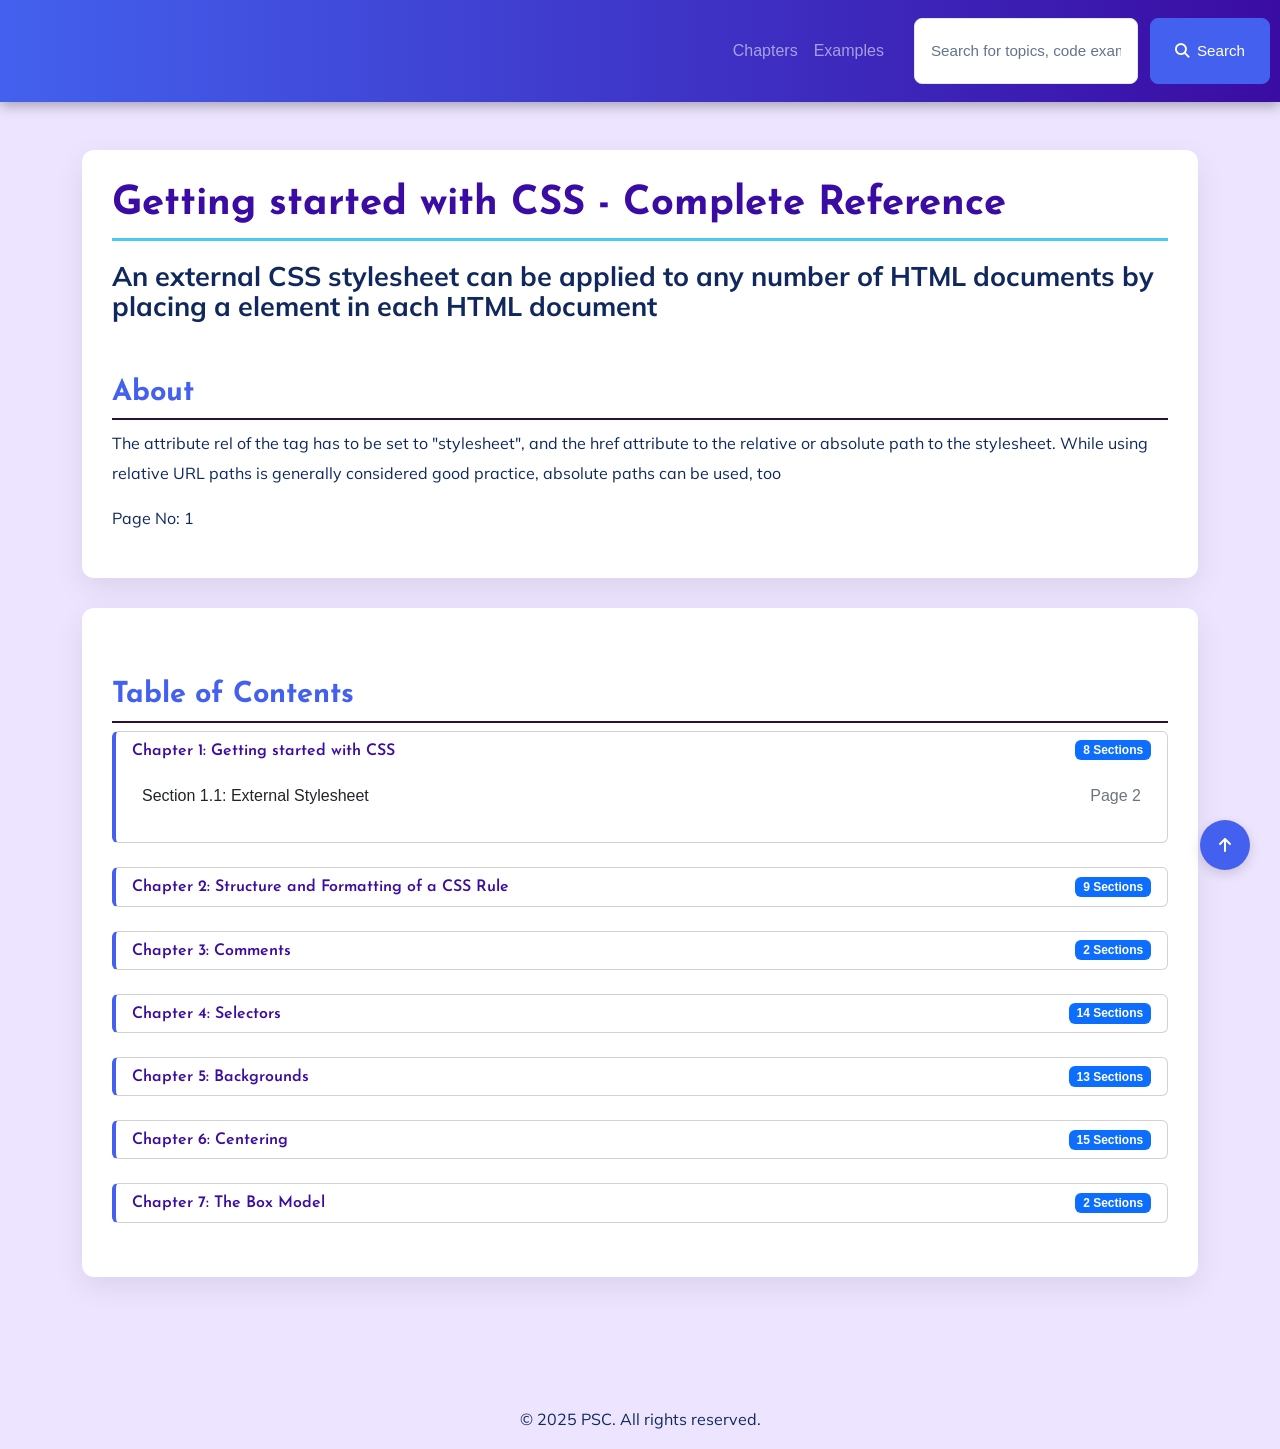
<file: courses/CSSNotesForProfessionals.html>
<!DOCTYPE html>
<html lang="en">

<head>
    <meta charset="UTF-8">
    <meta name="viewport" content="width=device-width, initial-scale=1.0">
    <title>CSS3 | PSC</title>
    <link href="https://cdn.jsdelivr.net/npm/bootstrap@5.3.3/dist/css/bootstrap.min.css" rel="stylesheet">
    <link rel="stylesheet" href="https://cdnjs.cloudflare.com/ajax/libs/font-awesome/6.4.0/css/all.min.css">
    <link rel="stylesheet" href="../assets/css/style.css">
    <link rel="stylesheet" href="../assets/css/courses.css">

</head>

<body>
    <!-- Progress Bar -->
    <div class="progress-container">
        <div class="progress-bar" id="progressBar"></div>
    </div>

    <!-- Navigation -->
    <nav class="navbar navbar-expand-lg navbar-dark sticky-top">
        <div class="container">
            <!-- <a class="navbar-brand" href="#">PSC</a> -->
            <button class="navbar-toggler" type="button" data-bs-toggle="collapse" data-bs-target="#navbarNav">
                <span class="navbar-toggler-icon"></span>
            </button>
            <div class="collapse navbar-collapse" id="navbarNav">
                <ul class="navbar-nav ms-auto">
                    <li class="nav-item">
                        <a class="nav-link" href="#chapters">Chapters</a>
                    </li>
                    <li class="nav-item">
                        <a class="nav-link" href="#examples">Examples</a>
                    </li>
                </ul>
            </div>
        </div>
        <div class="search-container">
            <input type="text" class="shadcn-input" id="searchInput"
                placeholder="Search for topics, code examples, or keywords...">
            <button class="shadcn-btn" id="searchButton">
                <i class="fas fa-search"></i>
                Search
            </button>
        </div>
    </nav>

    <div class="search-results" id="searchResults">
        <div class="results-header">
            <div class="results-count" id="resultsCount">0 results found</div>
            <button class="clear-search" id="clearSearch">
                <i class="fas fa-times"></i>
                Clear Search
            </button>
        </div>
        <div id="resultsList"></div>
    </div>

    <!-- Main Content -->
    <div class="container py-5">
        <div class="container-box">
            <h1>Getting started with CSS - Complete Reference</h1>
            <p class="lead">An external CSS stylesheet can be applied to any number of HTML documents by placing a
                <link> element in each
                HTML document
            </p>
            <!-- About Section -->
            <div class="row">
                <div>
                    <h2>About</h2>
                    <p>The attribute rel of the
                        <link> tag has to be set to "stylesheet", and the href attribute to the relative or absolute
                        path to the stylesheet. While using relative URL paths is generally considered good practice,
                        absolute paths can be
                        used, too
                    </p>
                    <p>Page No: 1</p>
                </div>
                <!-- <div class="search-title">
                    <i class="fas fa-search"></i>
                    Search Content
                </div> -->


            </div>
        </div>


        <!-- Chapters Section -->
        <div class="container-box" id="chapters">
            <h2>Table of Contents</h2>

            <!-- Chapter 1 -->
            <div class="card chapter-card mb-4">
                <div class="card-header d-flex justify-content-between align-items-center" data-bs-toggle="collapse"
                    data-bs-target="#chapter1">
                    <h3 class="mb-0">Chapter 1: Getting started with CSS</h3>
                    <span class="badge bg-primary">8 Sections</span>
                </div>
                <div id="chapter1" class="collapse show">
                    <div class="card-body">
                        <ul class="contents-list">
                            <li>
                                <a href="#section1-1">
                                    <span>Section 1.1: External Stylesheet</span>
                                    <span class="page-number">Page 2</span>
                                </a>
                            </li>
                        </ul>
                    </div>
                </div>
            </div>

            <!-- Chapter 2 -->
            <div class="card chapter-card mb-4">
                <div class="card-header d-flex justify-content-between align-items-center" data-bs-toggle="collapse"
                    data-bs-target="#chapter2">
                    <h3 class="mb-0">Chapter 2: Structure and Formatting of a CSS Rule </h3>
                    <span class="badge bg-primary">9 Sections</span>
                </div>
                <div id="chapter2" class="collapse">
                    <div class="card-body">
                        <ul class="contents-list">
                            <li>
                                <a href="#section2-1">
                                    <span>Section 2.1: Property Lists</span>
                                    <span class="page-number">Page 8</span>
                                </a>
                            </li>
                            <li>
                                <a href="#section2-2">
                                    <span>Section 2.2: HTML 5 Doctype</span>
                                    <span class="page-number">Page 13</span>
                                </a>
                            </li>
                        </ul>
                    </div>
                </div>
            </div>

            <!-- Chapter 3 -->
            <div class="card chapter-card mb-4">
                <div class="card-header d-flex justify-content-between align-items-center" data-bs-toggle="collapse"
                    data-bs-target="#chapter3">
                    <h3 class="mb-0">Chapter 3: Comments</h3>
                    <span class="badge bg-primary">2 Sections</span>
                </div>
                <div id="chapter3" class="collapse">
                    <div class="card-body">
                        <ul class="contents-list">
                            <li>
                                <a href="#section2-1">
                                    <span>Section 3.1: Single Line</span>
                                    <span class="page-number">Page 8</span>
                                </a>
                            </li>
                            <li>
                                <a href="#section2-2">
                                    <span>Section 3.2: Multiple Line</span>
                                    <span class="page-number">Page 13</span>
                                </a>
                            </li>
                        </ul>
                    </div>
                </div>
            </div>

            <!-- Chapter 4 -->
            <div class="card chapter-card mb-4">
                <div class="card-header d-flex justify-content-between align-items-center" data-bs-toggle="collapse"
                    data-bs-target="#chapter4">
                    <h3 class="mb-0">Chapter 4: Selectors</h3>
                    <span class="badge bg-primary">14 Sections</span>
                </div>
                <div id="chapter4" class="collapse">
                    <div class="card-body">
                        <ul class="contents-list">
                            <li>
                                <a href="#sectio4-1">
                                    <span>Section 4.1: SBasic selectors</span>
                                    <span class="page-number">Page 8</span>
                                </a>
                            </li>
                            <li>
                                <a href="#section4-2">
                                    <span>Section 4.2: Attribute Selectors</span>
                                    <span class="page-number">Page 13</span>
                                </a>
                            </li>
                            <li>
                                <a href="#section4-3">
                                    <span>Section 4.3: Combinators</span>
                                    <span class="page-number">Page 8</span>
                                </a>
                            </li>
                            <li>
                                <a href="#section4-4">
                                    <span>Section 4.4:Pseudo-classes</span>
                                    <span class="page-number">Page 13</span>
                                </a>
                            </li>
                            <li>
                                <a href="#section4-5">
                                    <span>Section 4.5: Child Pseudo Class</span>
                                    <span class="page-number">Page 8</span>
                                </a>
                            </li>
                            <li>
                                <a href="#section4-6">
                                    <span>Section 4.6: Class Name Selectors</span>
                                    <span class="page-number">Page 13</span>
                                </a>
                            </li>
                            <li>
                                <a href="#section4-7">
                                    <span>Section 4.7: Select element using its ID without the high specificity of the
                                        ID selector</span>
                                    <span class="page-number">Page 8</span>
                                </a>
                            </li>
                            <li>
                                <a href="#section4-8">
                                    <span>Section 4.8: The :last-of-type selector</span>
                                    <span class="page-number">Page 13</span>
                                </a>
                            </li>
                            <li>
                                <a href="#section4-9">
                                    <span>Section 4.9: CSS3 :in-range selector example</span>
                                    <span class="page-number">Page 8</span>
                                </a>
                            </li>
                            <li>
                                <a href="#section4-10">
                                    <span>Section 4.10: A. The :not pseudo-class example & B. :focus-within CSS
                                        pseudo-class</span>
                                    <span class="page-number">Page 13</span>
                                </a>
                            </li>
                            <li>
                                <a href="#section4-11">
                                    <span>Section 4.11: Global boolean with checkbox:checked and ~ (general sibling
                                        combinator)</span>
                                    <span class="page-number">Page 13</span>
                                </a>
                            </li>
                            <li>
                                <a href="#section4-12">
                                    <span>Section 4.12: ID selectors </span>
                                    <span class="page-number">Page 13</span>
                                </a>
                            </li>
                            <li>
                                <a href="#section4-13">
                                    <span>Section 4.13: How to style a Range input</span>
                                    <span class="page-number">Page 13</span>
                                </a>
                            </li>
                            <li>
                                <a href="#section4-14">
                                    <span>Section 4.14: The :only-child pseudo-class selector example</span>
                                    <span class="page-number">Page 13</span>
                                </a>
                            </li>
                        </ul>
                    </div>
                </div>
            </div>

            <!-- Chapter 5 -->
            <div class="card chapter-card mb-4">
                <div class="card-header d-flex justify-content-between align-items-center" data-bs-toggle="collapse"
                    data-bs-target="#chapter5">
                    <h3 class="mb-0">Chapter 5: Backgrounds </h3>
                    <span class="badge bg-primary">13 Sections</span>
                </div>
                <div id="chapter5" class="collapse">
                    <div class="card-body">
                        <ul class="contents-list">
                            <li>
                                <a href="#section5-1">
                                    <span>Section 5.1: Background Color</span>
                                    <span class="page-number">Page 8</span>
                                </a>
                            </li>
                            <li>
                                <a href="#section5-2">
                                    <span>Section 5.2: Background Gradients</span>
                                    <span class="page-number">Page 13</span>
                                </a>
                            </li>
                            <li>
                                <a href="#section5-3">
                                    <span>Section 5.3: Background Image</span>
                                    <span class="page-number">Page 8</span>
                                </a>
                            </li>
                            <li>
                                <a href="#section5-4">
                                    <span>Section 5.4: Background Shorthand</span>
                                    <span class="page-number">Page 13</span>
                                </a>
                            </li>
                            <li>
                                <a href="#section5-5">
                                    <span>Section 5.5: Background Size</span>
                                    <span class="page-number">Page 8</span>
                                </a>
                            </li>
                            <li>
                                <a href="#section5-6">
                                    <span>Section 5.6: Background Position</span>
                                    <span class="page-number">Page 13</span>
                                </a>
                            </li>
                            <li>
                                <a href="#section5-7">
                                    <span>Section 5.7: The background-origin property</span>
                                    <span class="page-number">Page 8</span>
                                </a>
                            </li>
                            <li>
                                <a href="#section5-8">
                                    <span>Section 5.8: Multiple Background Image</span>
                                    <span class="page-number">Page 13</span>
                                </a>
                            </li>
                            <li>
                                <a href="#section5-9">
                                    <span>Section 5.9: Background Attachment</span>
                                    <span class="page-number">Page 8</span>
                                </a>
                            </li>
                            <li>
                                <a href="#section5-10">
                                    <span>Section 5.10: Background Clip</span>
                                    <span class="page-number">Page 13</span>
                                </a>
                            </li>
                            <li>
                                <a href="#section5-11">
                                    <span>Section 5.11: Background Repeat</span>
                                    <span class="page-number">Page 8</span>
                                </a>
                            </li>
                            <li>
                                <a href="#section5-12">
                                    <span>Section 5.12: Background-blend-mode Property</span>
                                    <span class="page-number">Page 13</span>
                                </a>
                            </li>
                            <li>
                                <a href="#section5-13">
                                    <span>Section 5.13: Background Color with Opacity</span>
                                    <span class="page-number">Page 13</span>
                                </a>
                            </li>
                        </ul>
                    </div>
                </div>
            </div>

            <!-- Chapter 6 -->
            <div class="card chapter-card mb-4">
                <div class="card-header d-flex justify-content-between align-items-center" data-bs-toggle="collapse"
                    data-bs-target="#chapter6">
                    <h3 class="mb-0">Chapter 6: Centering</h3>
                    <span class="badge bg-primary">15 Sections</span>
                </div>
                <div id="chapter6" class="collapse">
                    <div class="card-body">
                        <ul class="contents-list">
                            <li>
                                <a href="#section6-1">
                                    <span>Section 6.1: </span>
                                    <span class="page-number">Page 8</span>
                                </a>
                            </li>
                            <li>
                                <a href="#section6-2">
                                    <span>Section 6.2: </span>
                                    <span class="page-number">Page 13</span>
                                </a>
                            </li>
                            <li>
                                <a href="#section6-3">
                                    <span>Section 6.3: </span>
                                    <span class="page-number">Page 8</span>
                                </a>
                            </li>
                            <li>
                                <a href="#section6-4">
                                    <span>Section 6.4: </span>
                                    <span class="page-number">Page 13</span>
                                </a>
                            </li>
                            <li>
                                <a href="#section6-5">
                                    <span>Section 6.5: </span>
                                    <span class="page-number">Page 8</span>
                                </a>
                            </li>
                            <li>
                                <a href="#section6-6">
                                    <span>Section 6.6: </span>
                                    <span class="page-number">Page 13</span>
                                </a>
                            </li>
                            <li>
                                <a href="#section6-7">
                                    <span>Section 6.7: </span>
                                    <span class="page-number">Page 8</span>
                                </a>
                            </li>
                            <li>
                                <a href="#section6-8">
                                    <span>Section 6.8: </span>
                                    <span class="page-number">Page 13</span>
                                </a>
                            </li>
                            <li>
                                <a href="#section6-9">
                                    <span>Section 6.9: </span>
                                    <span class="page-number">Page 8</span>
                                </a>
                            </li>
                            <li>
                                <a href="#section6-10">
                                    <span>Section 6.10: </span>
                                    <span class="page-number">Page 13</span>
                                </a>
                            </li>
                            <li>
                                <a href="#section6-11">
                                    <span>Section 6.11: </span>
                                    <span class="page-number">Page 8</span>
                                </a>
                            </li>
                            <li>
                                <a href="#section6-12">
                                    <span>Section 6.12: </span>
                                    <span class="page-number">Page 13</span>
                                </a>
                            </li>
                            <li>
                                <a href="#section6-13">
                                    <span>Section 6.13: </span>
                                    <span class="page-number">Page 13</span>
                                </a>
                            </li>


                        </ul>
                    </div>
                </div>
            </div>

            <!-- Chapter 7 -->
            <div class="card chapter-card mb-4">
                <div class="card-header d-flex justify-content-between align-items-center" data-bs-toggle="collapse"
                    data-bs-target="#chapter7">
                    <h3 class="mb-0">Chapter 7: The Box Model</h3>
                    <span class="badge bg-primary">2 Sections</span>
                </div>
                <div id="chapter7" class="collapse">
                    <div class="card-body">
                        <ul class="contents-list">
                            <li>
                                <a href="#section7-1">
                                    <span>Section 7.1: What is the Box Model?</span>
                                    <span class="page-number">Page 8</span>
                                </a>
                            </li>
                            <li>
                                <a href="#section7-2">
                                    <span>Section 7.2: box-sizing</span>
                                    <span class="page-number">Page 13</span>
                                </a>
                            </li>
                        </ul>
                    </div>
                </div>
            </div>




        </div>


    </div>

    <!-- Footer -->
    <footer class="footer">
        <hr class="mt-4 mb-4">
        <div class="text-center">
            <p>&copy; 2025 PSC. All rights reserved.</p>
        </div>
    </footer>

    <!-- Back to Top Button -->
    <a href="#" class="back-to-top">
        <i class="fas fa-arrow-up"></i>
    </a>

    <script src="https://cdn.jsdelivr.net/npm/bootstrap@5.3.3/dist/js/bootstrap.bundle.min.js"></script>
    <script>
        // Hello World Canvas Example
        document.addEventListener('DOMContentLoaded', function () {
            const canvas = document.getElementById('helloCanvas');
            if (canvas.getContext) {
                const ctx = canvas.getContext('2d');
                ctx.font = "34px serif";
                ctx.textAlign = "center";
                ctx.textBaseline = "middle";
                ctx.fillStyle = "#FFF";
                ctx.fillText("Hello World", canvas.width / 2, canvas.height / 2);
            }

            // Progress Bar
            window.onscroll = function () {
                const winScroll = document.body.scrollTop || document.documentElement.scrollTop;
                const height = document.documentElement.scrollHeight - document.documentElement.clientHeight;
                const scrolled = (winScroll / height) * 100;
                document.getElementById("progressBar").style.width = scrolled + "%";
            };

            // Back to Top Button
            document.querySelector('.back-to-top').addEventListener('click', function (e) {
                e.preventDefault();
                window.scrollTo({ top: 0, behavior: 'smooth' });
            });

            // Smooth scrolling for anchor links
            document.querySelectorAll('a[href^="#"]').forEach(anchor => {
                anchor.addEventListener('click', function (e) {
                    e.preventDefault();
                    const target = document.querySelector(this.getAttribute('href'));
                    if (target) {
                        target.scrollIntoView({
                            behavior: 'smooth',
                            block: 'start'
                        });
                    }
                });
            });

            // Search functionality
            const searchInput = document.getElementById('searchInput');
            const searchButton = document.getElementById('searchButton');
            const searchResults = document.getElementById('searchResults');
            const resultsList = document.getElementById('resultsList');
            const resultsCount = document.getElementById('resultsCount');
            const clearSearch = document.getElementById('clearSearch');
            const chapterCards = document.querySelectorAll('.chapter-card');
            const contentItems = document.querySelectorAll('.contents-list li');
            const sections = document.querySelectorAll('[id^="section"]');



            // Search function
            function performSearch(query) {
                if (!query.trim()) {
                    return [];
                }

                const searchTerms = query.toLowerCase().split(' ').filter(term => term.length > 0);
                const results = [];

                searchData.forEach(item => {
                    const titleMatch = item.title.toLowerCase().includes(query.toLowerCase());
                    const contentMatch = item.content.toLowerCase().includes(query.toLowerCase());
                    const keywordMatch = item.keywords.some(keyword =>
                        searchTerms.some(term => keyword.toLowerCase().includes(term))
                    );

                    if (titleMatch || contentMatch || keywordMatch) {
                        results.push({
                            ...item,
                            relevance: (titleMatch ? 3 : 0) + (contentMatch ? 2 : 0) + (keywordMatch ? 1 : 0)
                        });
                    }
                });

                // Sort by relevance
                return results.sort((a, b) => b.relevance - a.relevance);
            }

            // Display search results
            function displayResults(results, query) {
                resultsList.innerHTML = '';

                if (results.length === 0) {
                    resultsList.innerHTML = `
                        <div class="no-results">
                            <i class="fas fa-search"></i>
                            <h4>No results found</h4>
                            <p>Try searching for different keywords or check the table of contents.</p>
                        </div>
                    `;
                } else {
                    results.forEach(result => {
                        const resultElement = document.createElement('div');
                        resultElement.className = 'result-item';
                        resultElement.innerHTML = `
                            <div class="result-title">
                                <span>${highlightText(result.title, query)}</span>
                                <span class="result-type">${result.type}</span>
                            </div>
                            <div class="result-context">
                                ${highlightText(result.chapter, query)} • ${highlightText(result.content, query)}
                            </div>
                        `;

                        resultElement.addEventListener('click', () => {
                            // Scroll to the section
                            const targetSection = document.getElementById(result.id);
                            if (targetSection) {
                                targetSection.scrollIntoView({ behavior: 'smooth' });
                                // Highlight the section briefly
                                targetSection.style.backgroundColor = '#fff3cd';
                                setTimeout(() => {
                                    targetSection.style.backgroundColor = '';
                                }, 2000);
                            }
                        });

                        resultsList.appendChild(resultElement);
                    });
                }

                resultsCount.textContent = `${results.length} result${results.length !== 1 ? 's' : ''} found`;
                searchResults.classList.add('active');
            }

            // Highlight matching text
            function highlightText(text, query) {
                if (!query.trim()) return text;

                const regex = new RegExp(`(${query.replace(/[.*+?^${}()|[\]\\]/g, '\\$&')})`, 'gi');
                return text.replace(regex, '<span class="search-highlight">$1</span>');
            }

            // Update chapter visibility based on search
            function updateChapterVisibility(results) {
                const matchedSections = new Set(results.map(result => result.id.split('-').slice(0, 2).join('-')));

                chapterCards.forEach(card => {
                    const chapterId = card.querySelector('.collapse').id;
                    const hasMatch = Array.from(matchedSections).some(sectionId =>
                        sectionId.startsWith(chapterId.replace('chapter', 'section'))
                    );

                    if (hasMatch || results.length === 0) {
                        card.classList.remove('search-no-match');
                        card.classList.add('search-match');
                    } else {
                        card.classList.remove('search-match');
                        card.classList.add('search-no-match');
                    }
                });
            }

            // Event listeners
            searchButton.addEventListener('click', () => {
                const query = searchInput.value.trim();
                if (query) {
                    const results = performSearch(query);
                    displayResults(results, query);
                    updateChapterVisibility(results);
                }
            });

            searchInput.addEventListener('keypress', (e) => {
                if (e.key === 'Enter') {
                    searchButton.click();
                }
            });

            clearSearch.addEventListener('click', () => {
                searchInput.value = '';
                searchResults.classList.remove('active');
                chapterCards.forEach(card => {
                    card.classList.remove('search-match', 'search-no-match');
                });
            });

            // Focus search input when search link is clicked in navbar
            document.querySelector('a[href="#search"]').addEventListener('click', (e) => {
                e.preventDefault();
                document.getElementById('search').scrollIntoView({ behavior: 'smooth' });
                setTimeout(() => {
                    searchInput.focus();
                }, 500);
            });
        });
    </script>
</body>

</html>
</file>
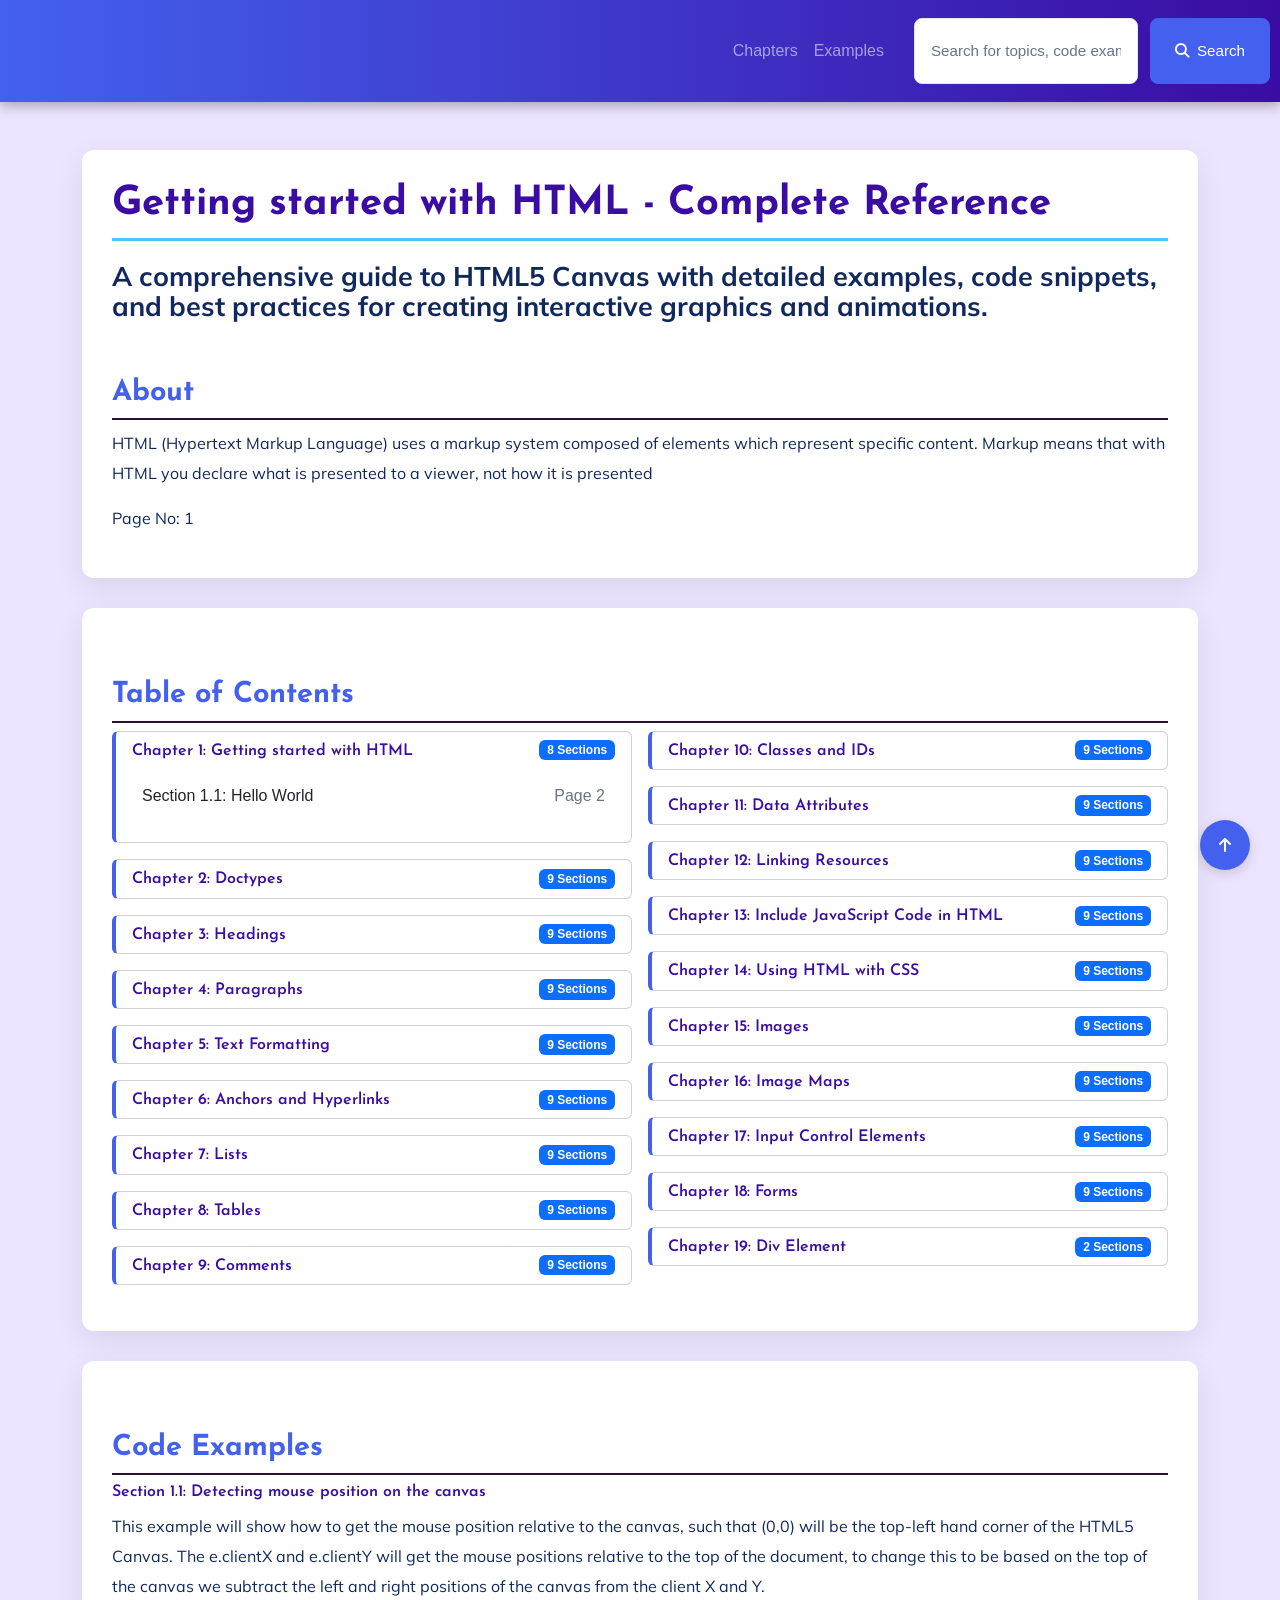
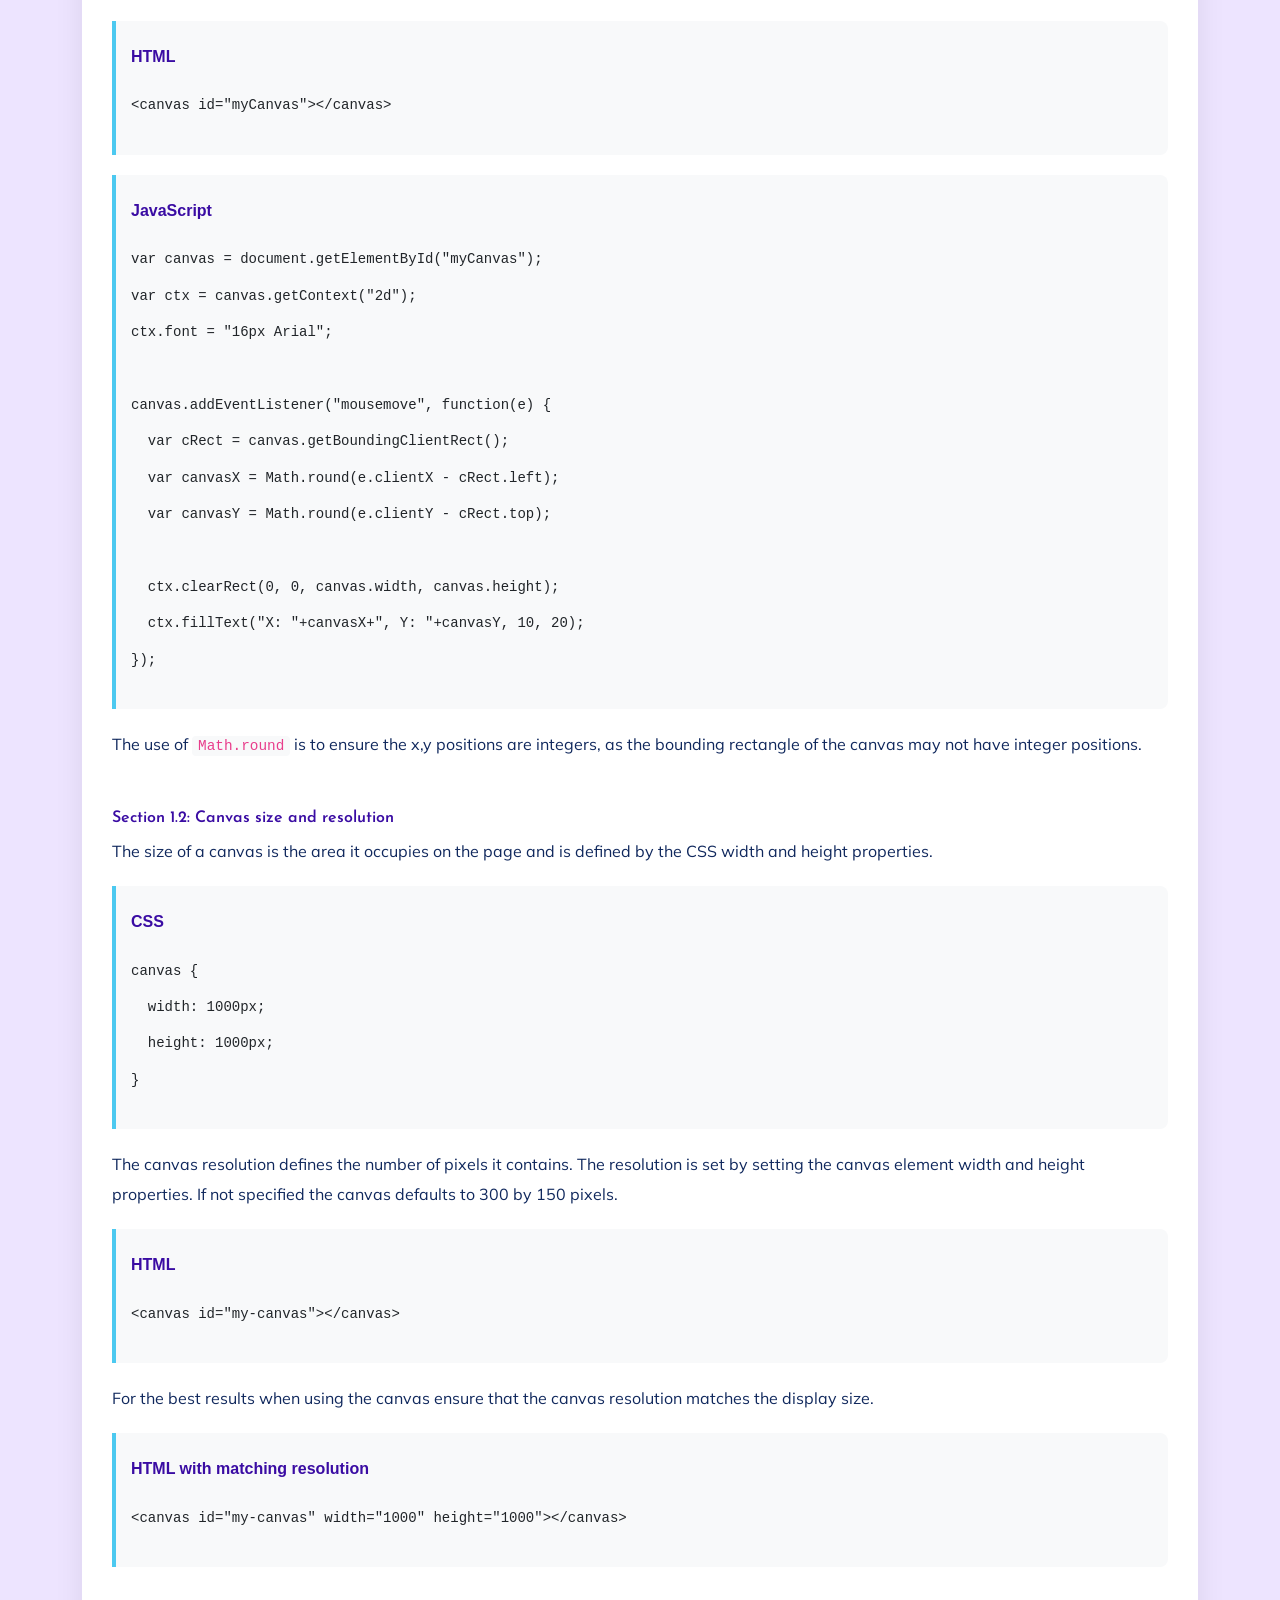
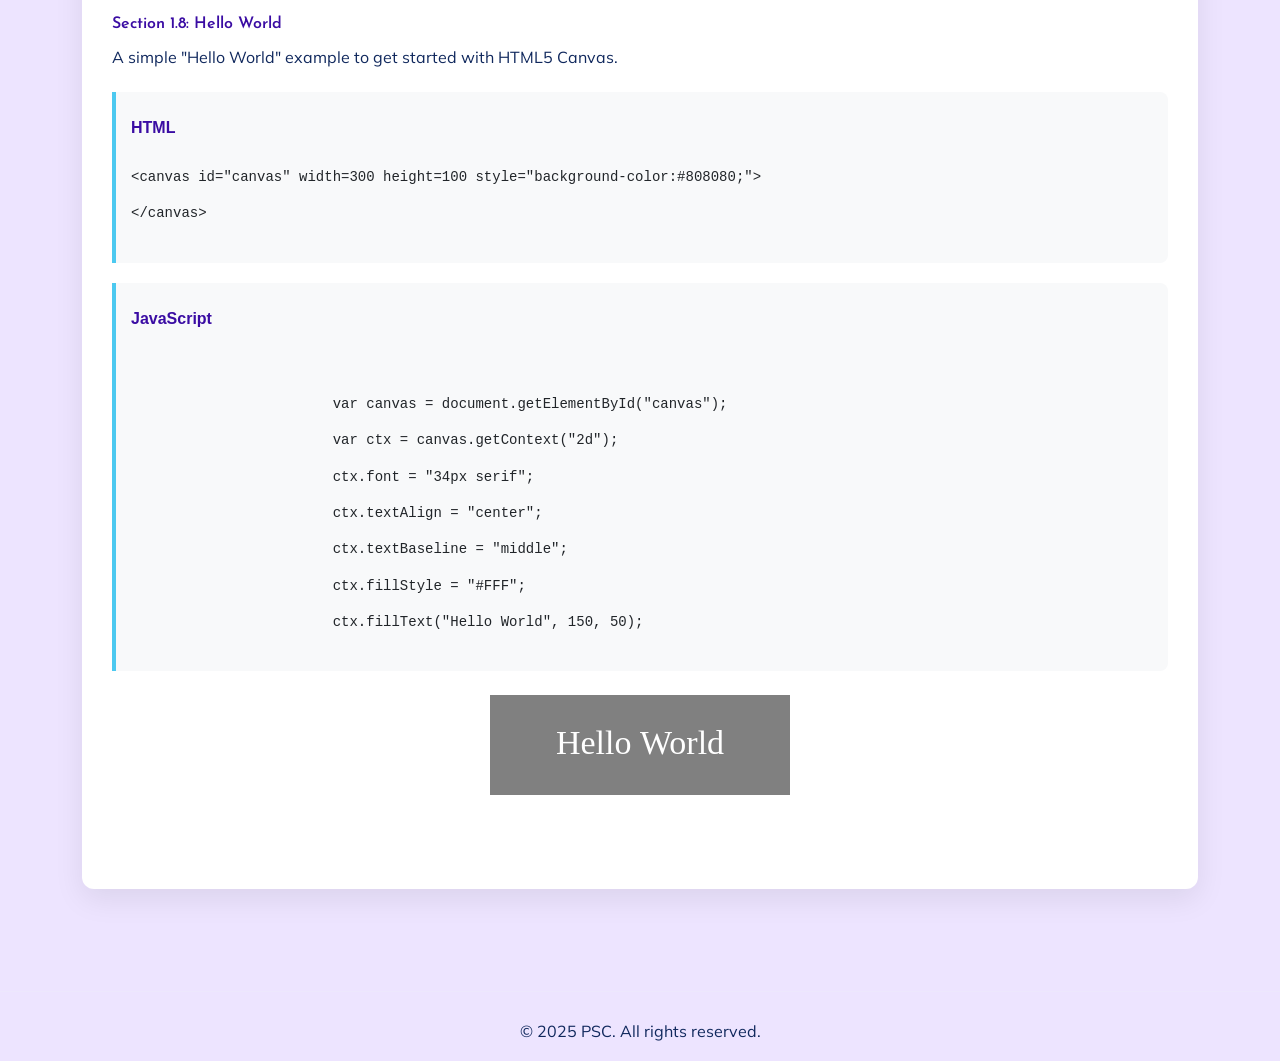
<file: courses/HTML5NotesForProfessionals.html>
<!DOCTYPE html>
<html lang="en">

<head>
    <meta charset="UTF-8">
    <meta name="viewport" content="width=device-width, initial-scale=1.0">
    <title>HTML5 | PSC</title>
    <link href="https://cdn.jsdelivr.net/npm/bootstrap@5.3.3/dist/css/bootstrap.min.css" rel="stylesheet">
    <link rel="stylesheet" href="https://cdnjs.cloudflare.com/ajax/libs/font-awesome/6.4.0/css/all.min.css">
    <link rel="stylesheet" href="../assets/css/style.css">
    <link rel="stylesheet" href="../assets/css/courses.css">

</head>

<body>
    <!-- Progress Bar -->
    <div class="progress-container">
        <div class="progress-bar" id="progressBar"></div>
    </div>

    <!-- Navigation -->
    <nav class="navbar navbar-expand-lg navbar-dark sticky-top">
        <div class="container">
            <!-- <a class="navbar-brand" href="#">PSC</a> -->
            <button class="navbar-toggler" type="button" data-bs-toggle="collapse" data-bs-target="#navbarNav">
                <span class="navbar-toggler-icon"></span>
            </button>
            <div class="collapse navbar-collapse" id="navbarNav">
                <ul class="navbar-nav ms-auto">
                    <li class="nav-item">
                        <a class="nav-link" href="#chapters">Chapters</a>
                    </li>
                    <li class="nav-item">
                        <a class="nav-link" href="#examples">Examples</a>
                    </li>
                </ul>
            </div>
        </div>
        <div class="search-container">
            <input type="text" class="shadcn-input" id="searchInput"
                placeholder="Search for topics, code examples, or keywords...">
            <button class="shadcn-btn" id="searchButton">
                <i class="fas fa-search"></i>
                Search
            </button>
        </div>
    </nav>

    <div class="search-results" id="searchResults">
        <div class="results-header">
            <div class="results-count" id="resultsCount">0 results found</div>
            <button class="clear-search" id="clearSearch">
                <i class="fas fa-times"></i>
                Clear Search
            </button>
        </div>
        <div id="resultsList"></div>
    </div>

    <!-- Main Content -->
    <div class="container py-5">
        <div class="container-box">
            <h1>Getting started with HTML - Complete Reference</h1>
            <p class="lead">A comprehensive guide to HTML5 Canvas with detailed examples, code snippets, and best
                practices for creating interactive graphics and animations.</p>
            <!-- About Section -->
            <div class="row">
                <div>
                    <h2>About</h2>
                    <p>HTML (Hypertext Markup Language) uses a markup system composed of elements which represent
                        specific
                        content. Markup means that with HTML you declare what is presented to a viewer, not how it is
                        presented</p>
                    <p>Page No: 1</p>
                </div>
                <!-- <div class="search-title">
                    <i class="fas fa-search"></i>
                    Search Content
                </div> -->


            </div>
        </div>


       <!-- Replace the entire "Chapters Section" div (starting at line <div class="container-box" id="chapters">) with this code: -->

<!-- Chapters Section -->
<div class="container-box" id="chapters">
    <h2>Table of Contents</h2>
    
    <!-- Two-row grid container -->
    <div class="row g-3">
        <!-- First Row -->
        <div class="col-lg-6">
            <!-- Chapter 1 -->
            <div class="card chapter-card mb-3">
                <div class="card-header d-flex justify-content-between align-items-center" data-bs-toggle="collapse"
                    data-bs-target="#chapter1">
                    <h3 class="mb-0">Chapter 1: Getting started with HTML</h3>
                    <span class="badge bg-primary">8 Sections</span>
                </div>
                <div id="chapter1" class="collapse show">
                    <div class="card-body">
                        <ul class="contents-list">
                            <li>
                                <a href="#section1-1">
                                    <span>Section 1.1: Hello World</span>
                                    <span class="page-number">Page 2</span>
                                </a>
                            </li>
                        </ul>
                    </div>
                </div>
            </div>

            <!-- Chapter 2 -->
            <div class="card chapter-card mb-3">
                <div class="card-header d-flex justify-content-between align-items-center" data-bs-toggle="collapse"
                    data-bs-target="#chapter2">
                    <h3 class="mb-0">Chapter 2: Doctypes</h3>
                    <span class="badge bg-primary">9 Sections</span>
                </div>
                <div id="chapter2" class="collapse">
                    <div class="card-body">
                        <ul class="contents-list">
                            <li>
                                <a href="#section2-1">
                                    <span>Section 2.1: Adding the Doctype</span>
                                    <span class="page-number">Page 8</span>
                                </a>
                            </li>
                            <li>
                                <a href="#section2-2">
                                    <span>Section 2.2: HTML 5 Doctype</span>
                                    <span class="page-number">Page 13</span>
                                </a>
                            </li>
                        </ul>
                    </div>
                </div>
            </div>

            <!-- Chapter 3 -->
            <div class="card chapter-card mb-3">
                <div class="card-header d-flex justify-content-between align-items-center" data-bs-toggle="collapse"
                    data-bs-target="#chapter3">
                    <h3 class="mb-0">Chapter 3: Headings</h3>
                    <span class="badge bg-primary">9 Sections</span>
                </div>
                <div id="chapter3" class="collapse">
                    <div class="card-body">
                        <ul class="contents-list">
                            <li>
                                <a href="#section3-1">
                                    <span>Section 3.1: Using Headings</span>
                                    <span class="page-number">Page 8</span>
                                </a>
                            </li>
                        </ul>
                    </div>
                </div>
            </div>

            <!-- Chapter 4 -->
            <div class="card chapter-card mb-3">
                <div class="card-header d-flex justify-content-between align-items-center" data-bs-toggle="collapse"
                    data-bs-target="#chapter4">
                    <h3 class="mb-0">Chapter 4: Paragraphs</h3>
                    <span class="badge bg-primary">9 Sections</span>
                </div>
                <div id="chapter4" class="collapse">
                    <div class="card-body">
                        <ul class="contents-list">
                            <li>
                                <a href="#section4-1">
                                    <span>Section 4.1: HTML Paragraphs</span>
                                    <span class="page-number">Page</span>
                                </a>
                            </li>
                        </ul>
                    </div>
                </div>
            </div>

            <!-- Chapter 5 -->
            <div class="card chapter-card mb-3">
                <div class="card-header d-flex justify-content-between align-items-center" data-bs-toggle="collapse"
                    data-bs-target="#chapter5">
                    <h3 class="mb-0">Chapter 5: Text Formatting</h3>
                    <span class="badge bg-primary">9 Sections</span>
                </div>
                <div id="chapter5" class="collapse">
                    <div class="card-body">
                        <ul class="contents-list">
                            <li>
                                <a href="#section5-1">
                                    <span>Section 5.1: Highlighting</span>
                                    <span class="page-number">Page 8</span>
                                </a>
                            </li>
                            <li>
                                <a href="#section5-2">
                                    <span>Section 5.2: Bold, Italic, and Underline</span>
                                    <span class="page-number">Page 13</span>
                                </a>
                            </li>
                            <li>
                                <a href="#section5-3">
                                    <span>Section 5.3: Abbreviation</span>
                                    <span class="page-number">Page 17</span>
                                </a>
                            </li>
                            <li>
                                <a href="#section5-4">
                                    <span>Section 5.4: Inserted, Deleted, or Stricken</span>
                                    <span class="page-number">Page 22</span>
                                </a>
                            </li>
                            <li>
                                <a href="#section5-5">
                                    <span>Section 5.5: Superscript and Subscript</span>
                                    <span class="page-number">Page 25</span>
                                </a>
                            </li>
                        </ul>
                    </div>
                </div>
            </div>

            <!-- Chapter 6 -->
            <div class="card chapter-card mb-3">
                <div class="card-header d-flex justify-content-between align-items-center" data-bs-toggle="collapse"
                    data-bs-target="#chapter6">
                    <h3 class="mb-0">Chapter 6: Anchors and Hyperlinks</h3>
                    <span class="badge bg-primary">9 Sections</span>
                </div>
                <div id="chapter6" class="collapse">
                    <div class="card-body">
                        <ul class="contents-list">
                            <li>
                                <a href="#section6-1">
                                    <span>Section 6.1: Link to another site</span>
                                    <span class="page-number">Page 8</span>
                                </a>
                            </li>
                            <li>
                                <a href="#section6-2">
                                    <span>Section 6.2: Link to an anchor</span>
                                    <span class="page-number">Page 13</span>
                                </a>
                            </li>
                            <li>
                                <a href="#section6-3">
                                    <span>Section 6.3: Link to a page on the same site</span>
                                    <span class="page-number">Page 17</span>
                                </a>
                            </li>
                            <li>
                                <a href="#section6-4">
                                    <span>Section 6.4: Link that dials a number</span>
                                    <span class="page-number">Page 22</span>
                                </a>
                            </li>
                            <li>
                                <a href="#section6-5">
                                    <span>Section 6.5: Open link in new tab/window</span>
                                    <span class="page-number">Page 25</span>
                                </a>
                            </li>
                            <li>
                                <a href="#section6-6">
                                    <span>Section 6.6: Link that runs JavaScript</span>
                                    <span class="page-number">Page 26</span>
                                </a>
                            </li>
                            <li>
                                <a href="#section6-7">
                                    <span>Section 6.7: Link that runs email client</span>
                                    <span class="page-number">Page 27</span>
                                </a>
                            </li>
                        </ul>
                    </div>
                </div>
            </div>

            <!-- Chapter 7 -->
            <div class="card chapter-card mb-3">
                <div class="card-header d-flex justify-content-between align-items-center" data-bs-toggle="collapse"
                    data-bs-target="#chapter7">
                    <h3 class="mb-0">Chapter 7: Lists</h3>
                    <span class="badge bg-primary">9 Sections</span>
                </div>
                <div id="chapter7" class="collapse">
                    <div class="card-body">
                        <ul class="contents-list">
                            <li>
                                <a href="#section7-1">
                                    <span>Section 7.1: Ordered List</span>
                                    <span class="page-number">Page 8</span>
                                </a>
                            </li>
                            <li>
                                <a href="#section7-2">
                                    <span>Section 7.2: Unordered List</span>
                                    <span class="page-number">Page 13</span>
                                </a>
                            </li>
                            <li>
                                <a href="#section7-3">
                                    <span>Section 7.3: Nested lists</span>
                                    <span class="page-number">Page 17</span>
                                </a>
                            </li>
                            <li>
                                <a href="#section7-4">
                                    <span>Section 7.4: Description List</span>
                                    <span class="page-number">Page 22</span>
                                </a>
                            </li>
                        </ul>
                    </div>
                </div>
            </div>

            <!-- Chapter 8 -->
            <div class="card chapter-card mb-3">
                <div class="card-header d-flex justify-content-between align-items-center" data-bs-toggle="collapse"
                    data-bs-target="#chapter8">
                    <h3 class="mb-0">Chapter 8: Tables</h3>
                    <span class="badge bg-primary">9 Sections</span>
                </div>
                <div id="chapter8" class="collapse">
                    <div class="card-body">
                        <ul class="contents-list">
                            <li>
                                <a href="#section8-1">
                                    <span>Section 8.1: Simple Table</span>
                                    <span class="page-number">Page 8</span>
                                </a>
                            </li>
                            <li>
                                <a href="#section8-2">
                                    <span>Section 8.2: Spanning columns or rows</span>
                                    <span class="page-number">Page 13</span>
                                </a>
                            </li>
                            <li>
                                <a href="#section8-3">
                                    <span>Section 8.3: Column Groups</span>
                                    <span class="page-number">Page 17</span>
                                </a>
                            </li>
                            <li>
                                <a href="#section8-4">
                                    <span>Section 8.4: Table with thead, tbody, tfoot, and caption</span>
                                    <span class="page-number">Page 22</span>
                                </a>
                            </li>
                            <li>
                                <a href="#section8-5">
                                    <span>Section 8.5: Heading scope</span>
                                    <span class="page-number">Page 25</span>
                                </a>
                            </li>
                        </ul>
                    </div>
                </div>
            </div>

            <!-- Chapter 9 -->
            <div class="card chapter-card mb-3">
                <div class="card-header d-flex justify-content-between align-items-center" data-bs-toggle="collapse"
                    data-bs-target="#chapter9">
                    <h3 class="mb-0">Chapter 9: Comments</h3>
                    <span class="badge bg-primary">9 Sections</span>
                </div>
                <div id="chapter9" class="collapse">
                    <div class="card-body">
                        <ul class="contents-list">
                            <li>
                                <a href="#section9-1">
                                    <span>Section 9.1: Creating comments</span>
                                    <span class="page-number">Page 8</span>
                                </a>
                            </li>
                            <li>
                                <a href="#section9-2">
                                    <span>Section 9.2: Commenting out whitespace between inline elements</span>
                                    <span class="page-number">Page 13</span>
                                </a>
                            </li>
                        </ul>
                    </div>
                </div>
            </div>
        </div>

        <!-- Second Row -->
        <div class="col-lg-6">
            <!-- Chapter 10 -->
            <div class="card chapter-card mb-3">
                <div class="card-header d-flex justify-content-between align-items-center" data-bs-toggle="collapse"
                    data-bs-target="#chapter10">
                    <h3 class="mb-0">Chapter 10: Classes and IDs</h3>
                    <span class="badge bg-primary">9 Sections</span>
                </div>
                <div id="chapter10" class="collapse">
                    <div class="card-body">
                        <ul class="contents-list">
                            <li>
                                <a href="#section10-1">
                                    <span>Section 10.1: Giving an element a class</span>
                                    <span class="page-number">Page 8</span>
                                </a>
                            </li>
                            <li>
                                <a href="#section10-2">
                                    <span>Section 10.2: Giving an element an ID</span>
                                    <span class="page-number">Page 13</span>
                                </a>
                            </li>
                            <li>
                                <a href="#section10-3">
                                    <span>Section 10.3: Acceptable Values</span>
                                    <span class="page-number">Page 17</span>
                                </a>
                            </li>
                            <li>
                                <a href="#section10-4">
                                    <span>Section 10.4: Problems related to duplicated IDs</span>
                                    <span class="page-number">Page 22</span>
                                </a>
                            </li>
                        </ul>
                    </div>
                </div>
            </div>

            <!-- Chapter 11 -->
            <div class="card chapter-card mb-3">
                <div class="card-header d-flex justify-content-between align-items-center" data-bs-toggle="collapse"
                    data-bs-target="#chapter11">
                    <h3 class="mb-0">Chapter 11: Data Attributes</h3>
                    <span class="badge bg-primary">9 Sections</span>
                </div>
                <div id="chapter11" class="collapse">
                    <div class="card-body">
                        <ul class="contents-list">
                            <li>
                                <a href="#section11-1">
                                    <span>Section 11.1: Older browsers support</span>
                                    <span class="page-number">Page 8</span>
                                </a>
                            </li>
                            <li>
                                <a href="#section11-2">
                                    <span>Section 11.2: Data Attribute Use</span>
                                    <span class="page-number">Page 13</span>
                                </a>
                            </li>
                        </ul>
                    </div>
                </div>
            </div>

            <!-- Chapter 12 -->
            <div class="card chapter-card mb-3">
                <div class="card-header d-flex justify-content-between align-items-center" data-bs-toggle="collapse"
                    data-bs-target="#chapter12">
                    <h3 class="mb-0">Chapter 12: Linking Resources</h3>
                    <span class="badge bg-primary">9 Sections</span>
                </div>
                <div id="chapter12" class="collapse">
                    <div class="card-body">
                        <ul class="contents-list">
                            <li>
                                <a href="#section12-1">
                                    <span>Section 12.1: JavaScript</span>
                                    <span class="page-number">Page 8</span>
                                </a>
                            </li>
                            <li>
                                <a href="#section12-2">
                                    <span>Section 12.2: External CSS Stylesheet</span>
                                    <span class="page-number">Page 13</span>
                                </a>
                            </li>
                            <li>
                                <a href="#section12-3">
                                    <span>Section 12.3: Favicon</span>
                                    <span class="page-number">Page 17</span>
                                </a>
                            </li>
                            <li>
                                <a href="#section12-4">
                                    <span>Section 12.4: Alternative CSS</span>
                                    <span class="page-number">Page 22</span>
                                </a>
                            </li>
                            <li>
                                <a href="#section12-5">
                                    <span>Section 12.5: Resource Hint: dns-prefetch, prefetch, prerender</span>
                                    <span class="page-number">Page 25</span>
                                </a>
                            </li>
                            <li>
                                <a href="#section12-6">
                                    <span>Section 12.6: Link 'media' attribute</span>
                                    <span class="page-number">Page 26</span>
                                </a>
                            </li>
                            <li>
                                <a href="#section12-7">
                                    <span>Section 12.7: Prev and Next</span>
                                    <span class="page-number">Page 27</span>
                                </a>
                            </li>
                            <li>
                                <a href="#section12-8">
                                    <span>Section 12.8: Web Feed</span>
                                    <span class="page-number">Page 28</span>
                                </a>
                            </li>
                        </ul>
                    </div>
                </div>
            </div>

            <!-- Chapter 13 -->
            <div class="card chapter-card mb-3">
                <div class="card-header d-flex justify-content-between align-items-center" data-bs-toggle="collapse"
                    data-bs-target="#chapter13">
                    <h3 class="mb-0">Chapter 13: Include JavaScript Code in HTML</h3>
                    <span class="badge bg-primary">9 Sections</span>
                </div>
                <div id="chapter13" class="collapse">
                    <div class="card-body">
                        <ul class="contents-list">
                            <li>
                                <a href="#section13-1">
                                    <span>Section 13.1: Handling disabled Javascript</span>
                                    <span class="page-number">Page 8</span>
                                </a>
                            </li>
                            <li>
                                <a href="#section13-2">
                                    <span>Section 13.2: Linking to an external JavaScript file</span>
                                    <span class="page-number">Page 13</span>
                                </a>
                            </li>
                            <li>
                                <a href="#section13-3">
                                    <span>Section 13.3: Directly including JavaScript code</span>
                                    <span class="page-number">Page 17</span>
                                </a>
                            </li>
                            <li>
                                <a href="#section13-4">
                                    <span>Section 13.4: Including a JavaScript file executing asynchronously</span>
                                    <span class="page-number">Page 22</span>
                                </a>
                            </li>
                        </ul>
                    </div>
                </div>
            </div>

            <!-- Chapter 14 -->
            <div class="card chapter-card mb-3">
                <div class="card-header d-flex justify-content-between align-items-center" data-bs-toggle="collapse"
                    data-bs-target="#chapter14">
                    <h3 class="mb-0">Chapter 14: Using HTML with CSS</h3>
                    <span class="badge bg-primary">9 Sections</span>
                </div>
                <div id="chapter14" class="collapse">
                    <div class="card-body">
                        <ul class="contents-list">
                            <li>
                                <a href="#section14-1">
                                    <span>Section 14.1: External Stylesheet Use</span>
                                    <span class="page-number">Page 8</span>
                                </a>
                            </li>
                            <li>
                                <a href="#section14-2">
                                    <span>Section 14.2: Internal Stylesheet</span>
                                    <span class="page-number">Page 13</span>
                                </a>
                            </li>
                            <li>
                                <a href="#section14-3">
                                    <span>Section 14.3: Inline Style</span>
                                    <span class="page-number">Page 17</span>
                                </a>
                            </li>
                            <li>
                                <a href="#section14-4">
                                    <span>Section 14.4: Multiple Stylesheets</span>
                                    <span class="page-number">Page 22</span>
                                </a>
                            </li>
                        </ul>
                    </div>
                </div>
            </div>

            <!-- Chapter 15 -->
            <div class="card chapter-card mb-3">
                <div class="card-header d-flex justify-content-between align-items-center" data-bs-toggle="collapse"
                    data-bs-target="#chapter15">
                    <h3 class="mb-0">Chapter 15: Images</h3>
                    <span class="badge bg-primary">9 Sections</span>
                </div>
                <div id="chapter15" class="collapse">
                    <div class="card-body">
                        <ul class="contents-list">
                            <li>
                                <a href="#section15-1">
                                    <span>Section 15.1: Creating an image</span>
                                    <span class="page-number">Page 8</span>
                                </a>
                            </li>
                            <li>
                                <a href="#section15-2">
                                    <span>Section 15.2: Choosing alt text</span>
                                    <span class="page-number">Page 13</span>
                                </a>
                            </li>
                            <li>
                                <a href="#section15-3">
                                    <span>Section 15.3: Responsive image using the srcset attribute</span>
                                    <span class="page-number">Page 17</span>
                                </a>
                            </li>
                            <li>
                                <a href="#section15-4">
                                    <span>Section 15.4: Responsive image using picture element</span>
                                    <span class="page-number">Page 22</span>
                                </a>
                            </li>
                        </ul>
                    </div>
                </div>
            </div>

            <!-- Chapter 16 -->
            <div class="card chapter-card mb-3">
                <div class="card-header d-flex justify-content-between align-items-center" data-bs-toggle="collapse"
                    data-bs-target="#chapter16">
                    <h3 class="mb-0">Chapter 16: Image Maps</h3>
                    <span class="badge bg-primary">9 Sections</span>
                </div>
                <div id="chapter16" class="collapse">
                    <div class="card-body">
                        <ul class="contents-list">
                            <li>
                                <a href="#section16-1">
                                    <span>Section 16.1: Introduction to Image Maps</span>
                                    <span class="page-number">Page 8</span>
                                </a>
                            </li>
                        </ul>
                    </div>
                </div>
            </div>

            <!-- Chapter 17 -->
            <div class="card chapter-card mb-3">
                <div class="card-header d-flex justify-content-between align-items-center" data-bs-toggle="collapse"
                    data-bs-target="#chapter17">
                    <h3 class="mb-0">Chapter 17: Input Control Elements</h3>
                    <span class="badge bg-primary">9 Sections</span>
                </div>
                <div id="chapter17" class="collapse">
                    <div class="card-body">
                        <ul class="contents-list">
                            <li>
                                <a href="#section17-1">
                                    <span>Section 17.1: Text</span>
                                    <span class="page-number">Page 8</span>
                                </a>
                            </li>
                            <li>
                                <a href="#section17-2">
                                    <span>Section 17.2: Checkbox and Radio Buttons</span>
                                    <span class="page-number">Page 13</span>
                                </a>
                            </li>
                            <li>
                                <a href="#section17-3">
                                    <span>Section 17.3: Input Validation</span>
                                    <span class="page-number">Page 17</span>
                                </a>
                            </li>
                            <li>
                                <a href="#section17-4">
                                    <span>Section 17.4: Color</span>
                                    <span class="page-number">Page 22</span>
                                </a>
                            </li>
                            <li>
                                <a href="#section17-5">
                                    <span>Section 17.5: Password</span>
                                    <span class="page-number">Page 25</span>
                                </a>
                            </li>
                            <li>
                                <a href="#section17-6">
                                    <span>Section 17.6: File</span>
                                    <span class="page-number">Page 26</span>
                                </a>
                            </li>
                            <li>
                                <a href="#section17-7">
                                    <span>Section 17.7: Button</span>
                                    <span class="page-number">Page 27</span>
                                </a>
                            </li>
                            <li>
                                <a href="#section17-8">
                                    <span>Section 17.8: Submit</span>
                                    <span class="page-number">Page 28</span>
                                </a>
                            </li>
                            <li>
                                <a href="#section17-9">
                                    <span>Section 17.9: Reset</span>
                                    <span class="page-number">Page 30</span>
                                </a>
                            </li>
                            <li>
                                <a href="#section17-10">
                                    <span>Section 17.10: Hidden</span>
                                    <span class="page-number">Page 30</span>
                                </a>
                            </li>
                        </ul>
                    </div>
                </div>
            </div>

            <!-- Chapter 18 -->
            <div class="card chapter-card mb-3">
                <div class="card-header d-flex justify-content-between align-items-center" data-bs-toggle="collapse"
                    data-bs-target="#chapter18">
                    <h3 class="mb-0">Chapter 18: Forms</h3>
                    <span class="badge bg-primary">9 Sections</span>
                </div>
                <div id="chapter18" class="collapse">
                    <div class="card-body">
                        <ul class="contents-list">
                            <li>
                                <a href="#section18-1">
                                    <span>Section 18.1: Submitting</span>
                                    <span class="page-number">Page 8</span>
                                </a>
                            </li>
                            <li>
                                <a href="#section18-2">
                                    <span>Section 18.2: Target attribute in form tag</span>
                                    <span class="page-number">Page 13</span>
                                </a>
                            </li>
                            <li>
                                <a href="#section18-3">
                                    <span>Section 18.3: Uploading Files</span>
                                    <span class="page-number">Page 17</span>
                                </a>
                            </li>
                            <li>
                                <a href="#section18-4">
                                    <span>Section 18.4: Grouping a few input fields</span>
                                    <span class="page-number">Page 22</span>
                                </a>
                            </li>
                        </ul>
                    </div>
                </div>
            </div>

            <!-- Chapter 19 -->
            <div class="card chapter-card mb-3">
                <div class="card-header d-flex justify-content-between align-items-center" data-bs-toggle="collapse"
                    data-bs-target="#chapter19">
                    <h3 class="mb-0">Chapter 19: Div Element</h3>
                    <span class="badge bg-primary">2 Sections</span>
                </div>
                <div id="chapter19" class="collapse">
                    <div class="card-body">
                        <ul class="contents-list">
                            <li>
                                <a href="#section19-1">
                                    <span>Section 19.1: Basic usage</span>
                                    <span class="page-number">Page 8</span>
                                </a>
                            </li>
                            <li>
                                <a href="#section19-2">
                                    <span>Section 19.2: Nesting</span>
                                    <span class="page-number">Page 13</span>
                                </a>
                            </li>
                        </ul>
                    </div>
                </div>
            </div>
        </div>
    </div>
</div>

        <!-- Examples Section -->
        <div class="container-box" id="examples">
            <h2>Code Examples</h2>

            <!-- Section 1.1 -->
            <div id="section1-1" class="mb-5">
                <h3>Section 1.1: Detecting mouse position on the canvas</h3>
                <p>This example will show how to get the mouse position relative to the canvas, such that (0,0) will be
                    the top-left hand corner of the HTML5 Canvas. The e.clientX and e.clientY will get the mouse
                    positions relative to the top of
                    the document, to change this to be based on the top of the canvas we subtract the left and right
                    positions of the
                    canvas from the client X and Y.</p>

                <div class="example-box">
                    <div class="example-title">HTML</div>
                    <pre><code>&lt;canvas id="myCanvas"&gt;&lt;/canvas&gt;</code></pre>
                </div>

                <div class="example-box">
                    <div class="example-title">JavaScript</div>
                    <pre><code>var canvas = document.getElementById("myCanvas");
var ctx = canvas.getContext("2d");
ctx.font = "16px Arial";

canvas.addEventListener("mousemove", function(e) {
  var cRect = canvas.getBoundingClientRect();
  var canvasX = Math.round(e.clientX - cRect.left);
  var canvasY = Math.round(e.clientY - cRect.top);
  
  ctx.clearRect(0, 0, canvas.width, canvas.height);
  ctx.fillText("X: "+canvasX+", Y: "+canvasY, 10, 20);
});</code></pre>
                </div>

                <p>The use of <span class="code">Math.round</span> is to ensure the x,y positions are integers, as the
                    bounding rectangle of the canvas may not have integer positions.</p>
            </div>

            <!-- Section 1.2 -->
            <div id="section1-2" class="mb-5">
                <h3>Section 1.2: Canvas size and resolution</h3>
                <p>The size of a canvas is the area it occupies on the page and is defined by the CSS width and height
                    properties.</p>

                <div class="example-box">
                    <div class="example-title">CSS</div>
                    <pre><code>canvas {
  width: 1000px;
  height: 1000px;
}</code></pre>
                </div>

                <p>The canvas resolution defines the number of pixels it contains. The resolution is set by setting the
                    canvas element width and height properties. If not specified the canvas defaults to 300 by 150
                    pixels.</p>

                <div class="example-box">
                    <div class="example-title">HTML</div>
                    <pre><code>&lt;canvas id="my-canvas"&gt;&lt;/canvas&gt;</code></pre>
                </div>

                <p>For the best results when using the canvas ensure that the canvas resolution matches the display
                    size.</p>

                <div class="example-box">
                    <div class="example-title">HTML with matching resolution</div>
                    <pre><code>&lt;canvas id="my-canvas" width="1000" height="1000"&gt;&lt;/canvas&gt;</code></pre>
                </div>
            </div>

            <!-- Section 1.8 -->
            <div id="section1-8" class="mb-5">
                <h3>Section 1.8: Hello World</h3>
                <p>A simple "Hello World" example to get started with HTML5 Canvas.</p>

                <div class="example-box">
                    <div class="example-title">HTML</div>
                    <pre><code>&lt;canvas id="canvas" width=300 height=100 style="background-color:#808080;"&gt;
&lt;/canvas&gt;</code></pre>
                </div>

                <div class="example-box">
                    <div class="example-title">JavaScript</div>
                    <pre><code>
                        var canvas = document.getElementById("canvas");
                        var ctx = canvas.getContext("2d");
                        ctx.font = "34px serif";
                        ctx.textAlign = "center";
                        ctx.textBaseline = "middle";
                        ctx.fillStyle = "#FFF";
                        ctx.fillText("Hello World", 150, 50);</code></pre>
                </div>

                <div class="text-center mt-4">
                    <canvas id="helloCanvas" width=300 height=100
                        style="background-color:#808080; max-width: 100%;"></canvas>
                </div>
            </div>
        </div>
    </div>

    <!-- Footer -->
    <footer class="footer">
        <hr class="mt-4 mb-4">
        <div class="text-center">
            <p>&copy; 2025 PSC. All rights reserved.</p>
        </div>
    </footer>

    <!-- Back to Top Button -->
    <a href="#" class="back-to-top">
        <i class="fas fa-arrow-up"></i>
    </a>

    <script src="https://cdn.jsdelivr.net/npm/bootstrap@5.3.3/dist/js/bootstrap.bundle.min.js"></script>
    <script>
        // Hello World Canvas Example
        document.addEventListener('DOMContentLoaded', function () {
            const canvas = document.getElementById('helloCanvas');
            if (canvas.getContext) {
                const ctx = canvas.getContext('2d');
                ctx.font = "34px serif";
                ctx.textAlign = "center";
                ctx.textBaseline = "middle";
                ctx.fillStyle = "#FFF";
                ctx.fillText("Hello World", canvas.width / 2, canvas.height / 2);
            }

            // Progress Bar
            window.onscroll = function () {
                const winScroll = document.body.scrollTop || document.documentElement.scrollTop;
                const height = document.documentElement.scrollHeight - document.documentElement.clientHeight;
                const scrolled = (winScroll / height) * 100;
                document.getElementById("progressBar").style.width = scrolled + "%";
            };

            // Back to Top Button
            document.querySelector('.back-to-top').addEventListener('click', function (e) {
                e.preventDefault();
                window.scrollTo({ top: 0, behavior: 'smooth' });
            });

            // Smooth scrolling for anchor links
            document.querySelectorAll('a[href^="#"]').forEach(anchor => {
                anchor.addEventListener('click', function (e) {
                    e.preventDefault();
                    const target = document.querySelector(this.getAttribute('href'));
                    if (target) {
                        target.scrollIntoView({
                            behavior: 'smooth',
                            block: 'start'
                        });
                    }
                });
            });

            // Search functionality
            const searchInput = document.getElementById('searchInput');
            const searchButton = document.getElementById('searchButton');
            const searchResults = document.getElementById('searchResults');
            const resultsList = document.getElementById('resultsList');
            const resultsCount = document.getElementById('resultsCount');
            const clearSearch = document.getElementById('clearSearch');
            const chapterCards = document.querySelectorAll('.chapter-card');
            const contentItems = document.querySelectorAll('.contents-list li');
            const sections = document.querySelectorAll('[id^="section"]');

            // Search data structure
            const searchData = [
                // Chapter 1 sections
                {
                    id: 'section1-1',
                    title: 'Detecting mouse position on the canvas',
                    type: 'section',
                    chapter: 'Chapter 1: Getting started with HTML5 Canvas',
                    content: 'This example will show how to get the mouse position relative to the canvas, such that (0,0) will be the top-left hand corner of the HTML5 Canvas.',
                    keywords: ['mouse', 'position', 'coordinates', 'interaction', 'event']
                },
                {
                    id: 'section1-2',
                    title: 'Canvas size and resolution',
                    type: 'section',
                    chapter: 'Chapter 1: Getting started with HTML5 Canvas',
                    content: 'The size of a canvas is the area it occupies on the page and is defined by the CSS width and height properties.',
                    keywords: ['size', 'resolution', 'pixels', 'dimensions', 'css']
                },
                {
                    id: 'section1-3',
                    title: 'Rotate',
                    type: 'section',
                    chapter: 'Chapter 1: Getting started with HTML5 Canvas',
                    content: 'The rotate(r) method of the 2D context rotates the canvas by the specified amount r of radians around the origin.',
                    keywords: ['rotate', 'transformation', 'radians', 'degrees']
                },
                {
                    id: 'section1-4',
                    title: 'Save canvas to image file',
                    type: 'section',
                    chapter: 'Chapter 1: Getting started with HTML5 Canvas',
                    content: 'You can save a canvas to an image file by using the method canvas.toDataURL(), that returns the data URI for the canvas image data.',
                    keywords: ['save', 'export', 'image', 'download', 'toDataURL']
                },
                {
                    id: 'section1-8',
                    title: 'Hello World',
                    type: 'section',
                    chapter: 'Chapter 1: Getting started with HTML5 Canvas',
                    content: 'A simple Hello World example to get started with HTML5 Canvas.',
                    keywords: ['hello world', 'basic', 'beginner', 'example']
                },
                // Chapter 2 sections
                {
                    id: 'section2-1',
                    title: 'Justified text',
                    type: 'section',
                    chapter: 'Chapter 2: Text',
                    content: 'This example renders justified text. It adds extra functionality to the CanvasRenderingContext2D by extending its prototype.',
                    keywords: ['text', 'justified', 'alignment', 'typography']
                },
                {
                    id: 'section2-3',
                    title: 'Rendering text along an arc',
                    type: 'section',
                    chapter: 'Chapter 2: Text',
                    content: 'This example shows how to render text along an arc. It includes how you can add functionality to the CanvasRenderingContext2D by extending its prototype.',
                    keywords: ['text', 'arc', 'circle', 'curved', 'typography']
                },
                {
                    id: 'section2-5',
                    title: 'Drawing Text',
                    type: 'section',
                    chapter: 'Chapter 2: Text',
                    content: 'Basic text drawing functionality in HTML5 Canvas.',
                    keywords: ['text', 'draw', 'font', 'fillText', 'strokeText']
                }
            ];

            // Search function
            function performSearch(query) {
                if (!query.trim()) {
                    return [];
                }

                const searchTerms = query.toLowerCase().split(' ').filter(term => term.length > 0);
                const results = [];

                searchData.forEach(item => {
                    const titleMatch = item.title.toLowerCase().includes(query.toLowerCase());
                    const contentMatch = item.content.toLowerCase().includes(query.toLowerCase());
                    const keywordMatch = item.keywords.some(keyword =>
                        searchTerms.some(term => keyword.toLowerCase().includes(term))
                    );

                    if (titleMatch || contentMatch || keywordMatch) {
                        results.push({
                            ...item,
                            relevance: (titleMatch ? 3 : 0) + (contentMatch ? 2 : 0) + (keywordMatch ? 1 : 0)
                        });
                    }
                });

                // Sort by relevance
                return results.sort((a, b) => b.relevance - a.relevance);
            }

            // Display search results
            function displayResults(results, query) {
                resultsList.innerHTML = '';

                if (results.length === 0) {
                    resultsList.innerHTML = `
                        <div class="no-results">
                            <i class="fas fa-search"></i>
                            <h4>No results found</h4>
                            <p>Try searching for different keywords or check the table of contents.</p>
                        </div>
                    `;
                } else {
                    results.forEach(result => {
                        const resultElement = document.createElement('div');
                        resultElement.className = 'result-item';
                        resultElement.innerHTML = `
                            <div class="result-title">
                                <span>${highlightText(result.title, query)}</span>
                                <span class="result-type">${result.type}</span>
                            </div>
                            <div class="result-context">
                                ${highlightText(result.chapter, query)} • ${highlightText(result.content, query)}
                            </div>
                        `;

                        resultElement.addEventListener('click', () => {
                            // Scroll to the section
                            const targetSection = document.getElementById(result.id);
                            if (targetSection) {
                                targetSection.scrollIntoView({ behavior: 'smooth' });
                                // Highlight the section briefly
                                targetSection.style.backgroundColor = '#fff3cd';
                                setTimeout(() => {
                                    targetSection.style.backgroundColor = '';
                                }, 2000);
                            }
                        });

                        resultsList.appendChild(resultElement);
                    });
                }

                resultsCount.textContent = `${results.length} result${results.length !== 1 ? 's' : ''} found`;
                searchResults.classList.add('active');
            }

            // Highlight matching text
            function highlightText(text, query) {
                if (!query.trim()) return text;

                const regex = new RegExp(`(${query.replace(/[.*+?^${}()|[\]\\]/g, '\\$&')})`, 'gi');
                return text.replace(regex, '<span class="search-highlight">$1</span>');
            }

            // Update chapter visibility based on search
            function updateChapterVisibility(results) {
                const matchedSections = new Set(results.map(result => result.id.split('-').slice(0, 2).join('-')));

                chapterCards.forEach(card => {
                    const chapterId = card.querySelector('.collapse').id;
                    const hasMatch = Array.from(matchedSections).some(sectionId =>
                        sectionId.startsWith(chapterId.replace('chapter', 'section'))
                    );

                    if (hasMatch || results.length === 0) {
                        card.classList.remove('search-no-match');
                        card.classList.add('search-match');
                    } else {
                        card.classList.remove('search-match');
                        card.classList.add('search-no-match');
                    }
                });
            }

            // Event listeners
            searchButton.addEventListener('click', () => {
                const query = searchInput.value.trim();
                if (query) {
                    const results = performSearch(query);
                    displayResults(results, query);
                    updateChapterVisibility(results);
                }
            });

            searchInput.addEventListener('keypress', (e) => {
                if (e.key === 'Enter') {
                    searchButton.click();
                }
            });

            clearSearch.addEventListener('click', () => {
                searchInput.value = '';
                searchResults.classList.remove('active');
                chapterCards.forEach(card => {
                    card.classList.remove('search-match', 'search-no-match');
                });
            });

            // Focus search input when search link is clicked in navbar
            document.querySelector('a[href="#search"]').addEventListener('click', (e) => {
                e.preventDefault();
                document.getElementById('search').scrollIntoView({ behavior: 'smooth' });
                setTimeout(() => {
                    searchInput.focus();
                }, 500);
            });
        });
    </script>
</body>

</html>
</file>
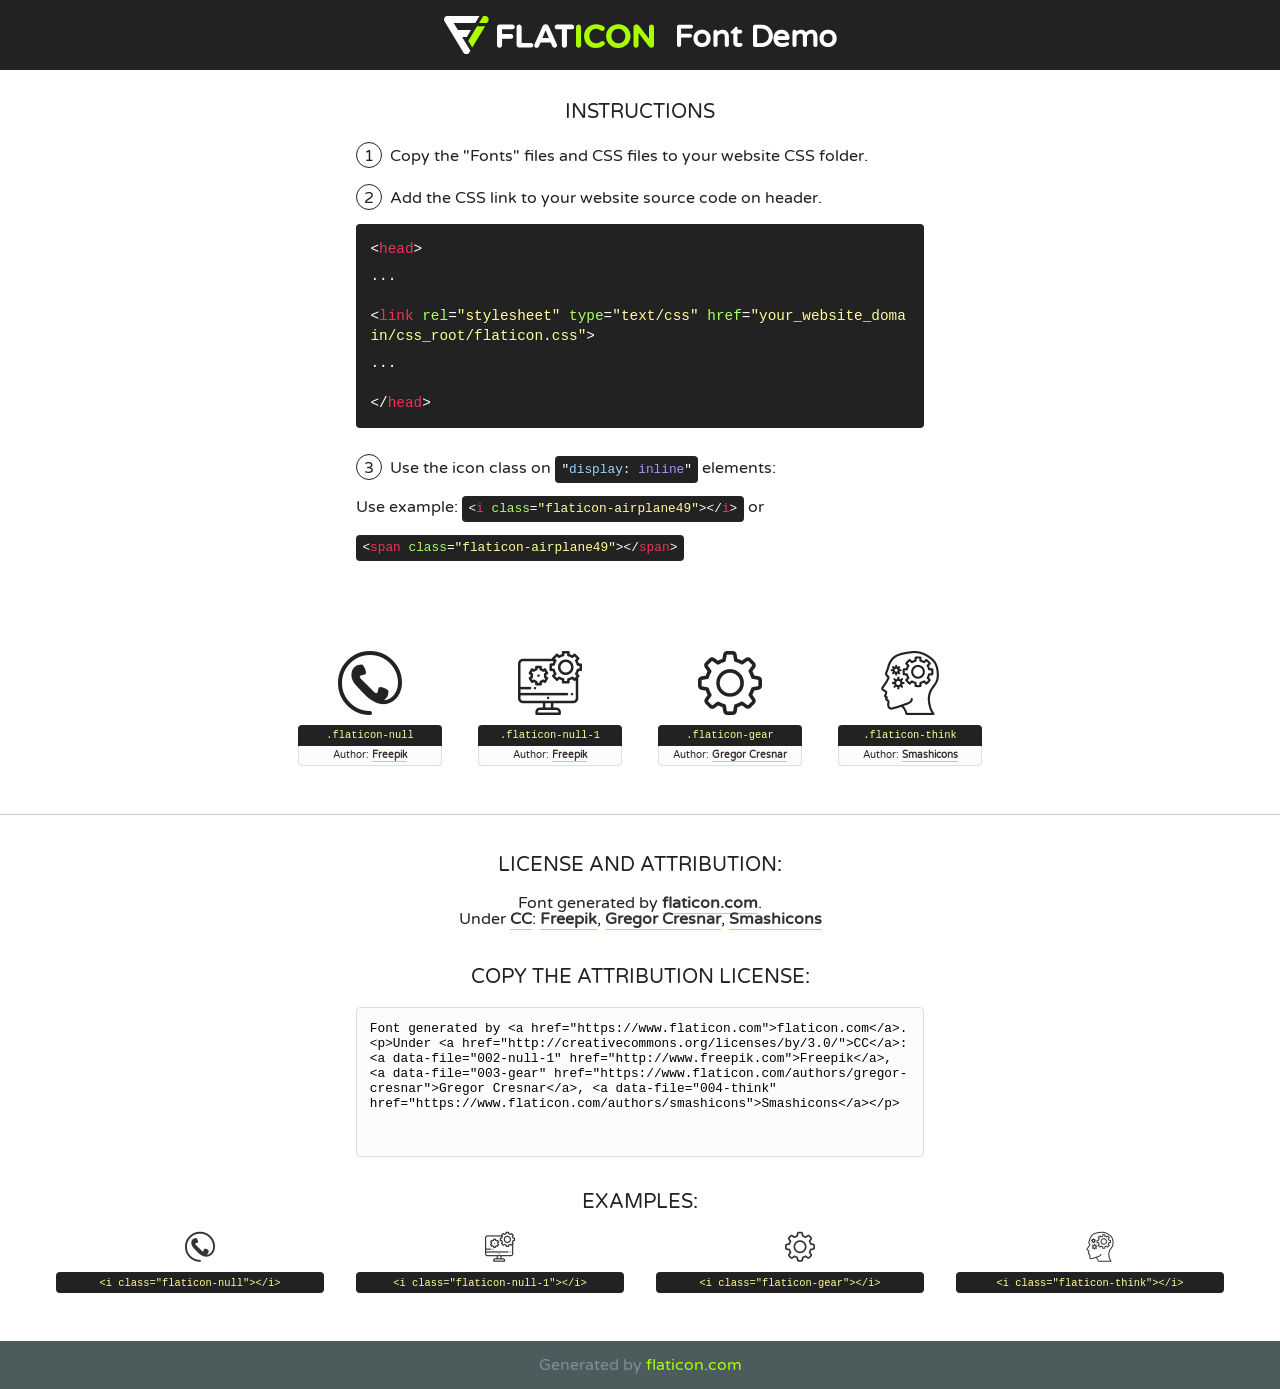
<file: assets/fonts/flaticon.html>
<!DOCTYPE html>
<!--
  Flaticon icon font: Flaticon
  Creation date: 02/06/2020 05:24
-->
<html>
<!DOCTYPE html>
<html>

<head>
    <title>Flaticon WebFont</title>
    <link href="http://fonts.googleapis.com/css?family=Varela+Round" rel="stylesheet" type="text/css" />
    <link rel="stylesheet" type="text/css" href="flaticon.css">
    <meta charset="UTF-8">
    <style>
    html, body, div, span, applet, object, iframe,
    h1, h2, h3, h4, h5, h6, p, blockquote, pre,
    a, abbr, acronym, address, big, cite, code,
    del, dfn, em, img, ins, kbd, q, s, samp,
    small, strike, strong, sub, sup, tt, var,
    b, u, i, center,
    dl, dt, dd, ol, ul, li,
    fieldset, form, label, legend,
    table, caption, tbody, tfoot, thead, tr, th, td,
    article, aside, canvas, details, embed, 
    figure, figcaption, footer, header, hgroup, 
    menu, nav, output, ruby, section, summary,
    time, mark, audio, video {
        margin: 0;
        padding: 0;
        border: 0;
        font-size: 100%;
        font: inherit;
        vertical-align: baseline;
    }
    /* HTML5 display-role reset for older browsers */
    article, aside, details, figcaption, figure, 
    footer, header, hgroup, menu, nav, section {
        display: block;
    }
    body {
        line-height: 1;
    }
    ol, ul {
        list-style: none;
    }
    blockquote, q {
        quotes: none;
    }
    blockquote:before, blockquote:after,
    q:before, q:after {
        content: '';
        content: none;
    }
    table {
        border-collapse: collapse;
        border-spacing: 0;
    }
    body {
        font-family: 'Varela Round', Helvetica, Arial, sans-serif;
        font-size: 16px;
        color: #222;
    }
    a {
        color: #333;
        border-bottom: 1px solid #a9fd00;
        font-weight: bold;
        text-decoration: none;
    }
    * {
        -moz-box-sizing: border-box;
        -webkit-box-sizing: border-box;
        box-sizing: border-box;
        margin: 0;
        padding: 0;
    }
    [class^="flaticon-"]:before, [class*=" flaticon-"]:before, [class^="flaticon-"]:after, [class*=" flaticon-"]:after {
        font-family: Flaticon;
        font-size: 30px;
        font-style: normal;
        margin-left: 20px;
        color: #333;
    }
    .wrapper {
        max-width: 600px;
        margin: auto;
        padding: 0 1em;
    }
    .title {
        font-size: 1.25em;
        text-align: center;
        margin-bottom: 1em;
        text-transform: uppercase;
    }
    header {
        text-align: center;
        background-color: #222;
        color: #fff;
        padding: 1em;
    }
    header .logo {
        width: 210px;
        height: 38px;
        display: inline-block;
        vertical-align: middle;
        margin-right: 1em;
        border: none;
    }
    header strong {
        font-size: 1.95em;
        font-weight: bold;
        vertical-align: middle;
        margin-top: 5px;
        display: inline-block;
    }
    .demo {
        margin: 2em auto;
        line-height: 1.25em;
    }
    .demo ul li {
        margin-bottom: 1em;
    }
    .demo ul li .num {
        color: #222;
        border-radius: 20px;
        display: inline-block;
        width: 26px;
        padding: 3px;
        height: 26px;
        text-align: center;
        margin-right: 0.5em;
        border: 1px solid #222;
    }
    .demo ul li code {
        background-color: #222;
        border-radius: 4px;
        padding: 0.25em 0.5em;
        display: inline-block;
        color: #fff;
        font-family: Consolas,Monaco,Lucida Console,Liberation Mono,DejaVu Sans Mono,Bitstream Vera Sans Mono,Courier New, monospace;
        font-weight: lighter;
        margin-top: 1em;
        font-size: 0.8em;
        word-break: break-all;
    }
    .demo ul li code.big {
        padding: 1em;
        font-size: 0.9em;
    }
    .demo ul li code .red {
        color: #EF3159;
    }
    .demo ul li code .green {
        color: #ACFF65;
    }
    .demo ul li code .yellow {
        color: #FFFF99;
    }
    .demo ul li code .blue {
        color: #99D3FF;
    }
    .demo ul li code .purple {
        color: #A295FF;
    }
    .demo ul li code .dots {
        margin-top: 0.5em;
        display: block;
    }
    #glyphs {
        border-bottom: 1px solid #ccc;
        padding: 2em 0;
        text-align: center;
    }
    .glyph {
        display: inline-block;
        width: 9em;
        margin: 1em;
        text-align: center;
        vertical-align: top;
        background: #FFF;
    }
    .glyph .glyph-icon {
        padding: 10px;
        display: block;
        font-family:"Flaticon";
        font-size: 64px;
        line-height: 1;
    }
    .glyph .glyph-icon:before {
        font-size: 64px;
        color: #222;
        margin-left: 0;
    }
    .class-name {
        font-size: 0.65em;
        background-color: #222;
        color: #fff;
        border-radius: 4px 4px 0 0;
        padding: 0.5em;
        color: #FFFF99;
        font-family: Consolas,Monaco,Lucida Console,Liberation Mono,DejaVu Sans Mono,Bitstream Vera Sans Mono,Courier New, monospace;
    }
    .author-name {
        font-size: 0.6em;
        background-color: #fcfcfd;
        border: 1px solid #DEDEE4;
        border-top: 0;
        border-radius: 0 0 4px 4px;
        padding: 0.5em;
    }
    .class-name:last-child {
        font-size: 10px;
        color:#888;
    }
    .class-name:last-child a {
        font-size: 10px;
        color:#555;
    }
    .class-name:last-child a:hover {
        color:#a9fd00;
    }
    .glyph > input {
        display: block;
        width: 100px;
        margin: 5px auto;
        text-align: center;
        font-size: 12px;
        cursor: text;
    }
    .glyph > input.icon-input {
        font-family:"Flaticon";
        font-size: 16px;
        margin-bottom: 10px;
    }
    .attribution .title {
        margin-top: 2em;
    }
    .attribution textarea {
        background-color: #fcfcfd;
        padding: 1em;
        border: none;
        box-shadow: none;
        border: 1px solid #DEDEE4;
        border-radius: 4px;
        resize: none;
        width: 100%;
        height: 150px;
        font-size: 0.8em;
        font-family: Consolas,Monaco,Lucida Console,Liberation Mono,DejaVu Sans Mono,Bitstream Vera Sans Mono,Courier New, monospace;
        -webkit-appearance: none;
    }
    .iconsuse {
        margin: 2em auto;
        text-align: center;
        max-width: 1200px;
    }
    .iconsuse:after {
        content: '';
        display: table;
        clear: both;
    }
    .iconsuse .image {
        float: left;
        width: 25%;
        padding: 0 1em;
    }
    .iconsuse .image p {
        margin-bottom: 1em;
    }
    .iconsuse .image span {
        display: block;
        font-size: 0.65em;
        background-color: #222;
        color: #fff;
        border-radius: 4px;
        padding: 0.5em;
        color: #FFFF99;
        margin-top: 1em;
        font-family: Consolas,Monaco,Lucida Console,Liberation Mono,DejaVu Sans Mono,Bitstream Vera Sans Mono,Courier New, monospace;
    }
    #footer {
        text-align: center;
        background-color: #4C5B5C;
        color: #7c9192;
        padding: 1em;
    }
    #footer a {
        border: none;
        color: #a9fd00;
        font-weight: normal;
    }
    @media (max-width: 960px) {
        .iconsuse .image {
            width: 50%;
        }
    }
    @media (max-width: 560px) {
        .iconsuse .image {
            width: 100%;
        }
    }
    </style>
</head>

<body class="characters-off">

    <header>
        <a href="https://www.flaticon.com" target="_blank" class="logo">
            <svg version="1.1" xmlns="http://www.w3.org/2000/svg" xmlns:xlink="http://www.w3.org/1999/xlink" xmlns:a="http://ns.adobe.com/AdobeSVGViewerExtensions/3.0/" viewBox="0 0 560.875 102.036" enable-background="new 0 0 560.875 102.036" xml:space="preserve">
                <defs>
                </defs>
                <g>
                    <g class="letters">
                        <path fill="#ffffff" d="M141.596,29.675c0-3.777,2.985-6.767,6.764-6.767h34.438c3.426,0,6.15,2.728,6.15,6.15
                        c0,3.43-2.724,6.149-6.15,6.149h-27.674v13.091h23.719c3.429,0,6.151,2.724,6.151,6.15c0,3.43-2.723,6.149-6.151,6.149h-23.719
                        v17.574c0,3.773-2.986,6.761-6.764,6.761c-3.779,0-6.764-2.989-6.764-6.761V29.675z"></path>
                        <path fill="#ffffff" d="M193.844,29.149c0-3.781,2.985-6.767,6.764-6.767c3.776,0,6.763,2.985,6.763,6.767v42.957h25.039
                        c3.426,0,6.149,2.726,6.149,6.153c0,3.425-2.723,6.15-6.149,6.15h-31.802c-3.779,0-6.764-2.986-6.764-6.768V29.149z"></path>
                        <path fill="#ffffff" d="M241.891,75.71l21.438-48.407c1.492-3.341,4.215-5.357,7.906-5.357h0.792
                        c3.686,0,6.323,2.017,7.815,5.357l21.439,48.407c0.436,0.967,0.701,1.845,0.701,2.723c0,3.602-2.809,6.501-6.414,6.501
                        c-3.161,0-5.269-1.845-6.499-4.655l-4.132-9.661h-27.059l-4.301,10.102c-1.144,2.631-3.426,4.214-6.237,4.214
                        c-3.517,0-6.24-2.81-6.24-6.325C241.1,77.64,241.451,76.677,241.891,75.71z M279.932,58.666l-8.521-20.297l-8.526,20.297H279.932
                        z"></path>
                        <path fill="#ffffff" d="M314.864,35.387H301.86c-3.429,0-6.239-2.813-6.239-6.238c0-3.429,2.811-6.24,6.239-6.24h39.533
                        c3.426,0,6.237,2.811,6.237,6.24c0,3.425-2.811,6.238-6.237,6.238h-13.001v42.785c0,3.773-2.99,6.761-6.764,6.761
                        c-3.779,0-6.764-2.989-6.764-6.761V35.387z"></path>
                        <path fill="#A9FD00" d="M352.615,29.149c0-3.781,2.985-6.767,6.767-6.767c3.774,0,6.761,2.985,6.761,6.767v49.024
                        c0,3.773-2.987,6.761-6.761,6.761c-3.781,0-6.767-2.989-6.767-6.761V29.149z"></path>
                        <path fill="#A9FD00" d="M374.132,53.836v-0.179c0-17.481,13.178-31.801,32.065-31.801c9.22,0,15.459,2.458,20.557,6.238
                        c1.402,1.054,2.637,2.985,2.637,5.357c0,3.692-2.985,6.59-6.681,6.59c-1.845,0-3.071-0.702-4.044-1.319
                        c-3.776-2.813-7.729-4.393-12.562-4.393c-10.364,0-17.831,8.611-17.831,19.154v0.173c0,10.542,7.291,19.329,17.831,19.329
                        c5.715,0,9.492-1.756,13.359-4.834c1.049-0.874,2.458-1.491,4.039-1.491c3.429,0,6.325,2.813,6.325,6.236
                        c0,2.106-1.056,3.78-2.282,4.834c-5.539,4.834-12.036,7.733-21.878,7.733C387.572,85.464,374.132,71.493,374.132,53.836z"></path>
                        <path fill="#A9FD00" d="M433.009,53.836v-0.179c0-17.481,13.79-31.801,32.766-31.801c18.981,0,32.592,14.143,32.592,31.628v0.173
                        c0,17.483-13.785,31.807-32.769,31.807C446.625,85.464,433.009,71.32,433.009,53.836z M484.224,53.836v-0.179
                        c0-10.539-7.725-19.326-18.626-19.326c-10.893,0-18.449,8.611-18.449,19.154v0.173c0,10.542,7.73,19.329,18.626,19.329
                        C476.676,72.986,484.224,64.378,484.224,53.836z"></path>
                        <path fill="#A9FD00" d="M506.233,29.321c0-3.774,2.99-6.763,6.767-6.763h1.401c3.252,0,5.183,1.583,7.029,3.953l26.093,34.265
                        V29.059c0-3.692,2.99-6.677,6.681-6.677c3.683,0,6.671,2.985,6.671,6.677v48.934c0,3.78-2.987,6.765-6.764,6.765h-0.436
                        c-3.257,0-5.188-1.581-7.034-3.953l-27.056-35.492v32.944c0,3.687-2.985,6.676-6.678,6.676c-3.683,0-6.673-2.989-6.673-6.676
                        V29.321z"></path>
                    </g>
                    <g class="insignia">
                        <path fill="#ffffff" d="M48.372,56.137h12.517l11.156-18.537H37.186L25.688,18.539h57.825L94.668,0H9.271
                        C5.925,0,2.842,1.801,1.198,4.716c-1.644,2.907-1.593,6.482,0.134,9.343l50.38,83.501c1.678,2.781,4.689,4.476,7.938,4.476
                        c3.246,0,6.257-1.695,7.935-4.476l2.898-4.804L48.372,56.137z"></path>
                        <g class="i">
                            <path fill="#A9FD00" d="M93.575,18.539h0.031v0.004l21.652,0.004l2.705-4.488c1.727-2.861,1.778-6.436,0.133-9.343
                            C116.454,1.801,113.371,0,110.026,0h-5.294L93.575,18.539z"></path>
                            <polygon fill="#A9FD00" points="88.291,27.356 64.725,66.486 75.519,84.404 109.942,27.356"></polygon>
                        </g>
                    </g>
                </g>
            </svg>
        </a>
        <strong>Font Demo</strong>
    </header>


    <section class="demo wrapper">

        <p class="title">Instructions</p>

        <ul>
            <li>
                <span class="num">1</span>Copy the "Fonts" files and CSS files to your website CSS folder.
            </li>
            <li>
                <span class="num">2</span>Add the CSS link to your website source code on header.
                <code class="big">
                    &lt;<span class="red">head</span>&gt;
                    <br/><span class="dots">...</span>
                    <br/>&lt;<span class="red">link</span> <span class="green">rel</span>=<span class="yellow">"stylesheet"</span> <span class="green">type</span>=<span class="yellow">"text/css"</span> <span class="green">href</span>=<span class="yellow">"your_website_domain/css_root/flaticon.css"</span>&gt;
                    <br/><span class="dots">...</span>
                    <br/>&lt;/<span class="red">head</span>&gt;
                </code>
            </li>

            <li>
                <p>
                    <span class="num">3</span>Use the icon class on <code>"<span class="blue">display</span>:<span class="purple"> inline</span>"</code> elements:
                    <br />
                    Use example: <code>&lt;<span class="red">i</span> <span class="green">class</span>=<span class="yellow">&quot;flaticon-airplane49&quot;</span>&gt;&lt;/<span class="red">i</span>&gt;</code> or <code>&lt;<span class="red">span</span> <span class="green">class</span>=<span class="yellow">&quot;flaticon-airplane49&quot;</span>&gt;&lt;/<span class="red">span</span>&gt;</code>
            </li>
        </ul>

    </section>




   <section id="glyphs">          
    
      
        <div class="glyph"><div class="glyph-icon flaticon-null"></div>
            <div class="class-name">.flaticon-null</div>
            <div class="author-name">Author: <a data-file="001-null" href="http://www.freepik.com">Freepik</a> </div> 
        </div>        
        
        <div class="glyph"><div class="glyph-icon flaticon-null-1"></div>
            <div class="class-name">.flaticon-null-1</div>
            <div class="author-name">Author: <a data-file="002-null-1" href="http://www.freepik.com">Freepik</a> </div> 
        </div>        
        
        <div class="glyph"><div class="glyph-icon flaticon-gear"></div>
            <div class="class-name">.flaticon-gear</div>
            <div class="author-name">Author: <a data-file="003-gear" href="https://www.flaticon.com/authors/gregor-cresnar">Gregor Cresnar</a> </div> 
        </div>        
        
        <div class="glyph"><div class="glyph-icon flaticon-think"></div>
            <div class="class-name">.flaticon-think</div>
            <div class="author-name">Author: <a data-file="004-think" href="https://www.flaticon.com/authors/smashicons">Smashicons</a> </div> 
        </div>        
        

    </section>



    <section class="attribution wrapper"   style="text-align:center;">

      <div class="title">License and attribution:</div><div class="attrDiv">Font generated by <a href="https://www.flaticon.com">flaticon.com</a>. <div><p>Under <a href="http://creativecommons.org/licenses/by/3.0/">CC</a>: <a data-file="002-null-1" href="http://www.freepik.com">Freepik</a>, <a data-file="003-gear" href="https://www.flaticon.com/authors/gregor-cresnar">Gregor Cresnar</a>, <a data-file="004-think" href="https://www.flaticon.com/authors/smashicons">Smashicons</a></p>  </div>
      </div>
      <div class="title">Copy the Attribution License:</div>

    <textarea onclick="this.focus();this.select();">Font generated by &lt;a href=&quot;https://www.flaticon.com&quot;&gt;flaticon.com&lt;/a&gt;. <p>Under <a href="http://creativecommons.org/licenses/by/3.0/">CC</a>: <a data-file="002-null-1" href="http://www.freepik.com">Freepik</a>, <a data-file="003-gear" href="https://www.flaticon.com/authors/gregor-cresnar">Gregor Cresnar</a>, <a data-file="004-think" href="https://www.flaticon.com/authors/smashicons">Smashicons</a></p>  
     </textarea>

    </section>

    <section class="iconsuse">

          <div class="title">Examples:</div>            
             
            <div class="image">
                <p>
                    <i class="glyph-icon flaticon-null"></i> 
                    <span>&lt;i class=&quot;flaticon-null&quot;&gt;&lt;/i&gt;</span>
                </p>
            </div>
            
            <div class="image">
                <p>
                    <i class="glyph-icon flaticon-null-1"></i> 
                    <span>&lt;i class=&quot;flaticon-null-1&quot;&gt;&lt;/i&gt;</span>
                </p>
            </div>
            
            <div class="image">
                <p>
                    <i class="glyph-icon flaticon-gear"></i> 
                    <span>&lt;i class=&quot;flaticon-gear&quot;&gt;&lt;/i&gt;</span>
                </p>
            </div>
            
            <div class="image">
                <p>
                    <i class="glyph-icon flaticon-think"></i> 
                    <span>&lt;i class=&quot;flaticon-think&quot;&gt;&lt;/i&gt;</span>
                </p>
            </div>
                       
        </div>
                            
    </section>

<div id="footer">
    <div>Generated by <a href="https://www.flaticon.com">flaticon.com</a>
    </div>
</div>



</body>
</html>
</file>
<file: assets/css/style.css>
@import url("https://fonts.googleapis.com/css2?family=Josefin+Sans:wght@300;400;500;600;700&family=Mulish:wght@400;500;600;700&display=swap");

.white-bg {
    background: #ffffff
}

.gray-bg {
    background: #f5f5f5
}

.gray-bg {
    background: #f7f7fd
}

.white-bg {
    background: #fff
}

.black-bg {
    background: #16161a
}

.theme-bg {
    background: #C86FFF
}

.brand-bg {
    background: #f1f4fa
}

.testimonial-bg {
    background: #f9fafc
}

.white-color {
    color: #fff
}

.black-color {
    color: #16161a
}

.theme-color {
    color: #C86FFF
}

.boxed-btn {
    background: #fff;
    color: #C86FFF !important;
    display: inline-block;
    padding: 18px 44px;
    font-family: "Josefin Sans", sans-serif;
    font-size: 14px;
    font-weight: 400;
    border: 0;
    border: 1px solid #C86FFF;
    letter-spacing: 3px;
    text-align: center;
    color: #C86FFF;
    text-transform: uppercase;
    cursor: pointer
}

.boxed-btn:hover {
    background: #C86FFF;
    color: #fff !important;
    border: 1px solid #C86FFF
}

.boxed-btn:focus {
    outline: none
}

.boxed-btn.large-width {
    width: 220px
}

[data-overlay] {
    position: relative;
    background-size: cover;
    background-repeat: no-repeat;
    background-position: center center
}

[data-overlay]::before {
    position: absolute;
    left: 0;
    top: 0;
    right: 0;
    bottom: 0;
    content: ""
}

[data-opacity="1"]::before {
    opacity: 0.1
}

[data-opacity="2"]::before {
    opacity: 0.2
}

[data-opacity="3"]::before {
    opacity: 0.3
}

[data-opacity="4"]::before {
    opacity: 0.4
}

[data-opacity="5"]::before {
    opacity: 0.5
}

[data-opacity="6"]::before {
    opacity: 0.6
}

[data-opacity="7"]::before {
    opacity: 0.7
}

[data-opacity="8"]::before {
    opacity: 0.8
}

[data-opacity="9"]::before {
    opacity: 0.9
}

body {
    font-family: "Mulish", sans-serif;
    font-weight: normal;
    font-style: normal;
    font-size: 16px
}

h1,
h2,
h3,
h4,
h5,
h6 {
    font-family: "Josefin Sans", sans-serif;
    color: #4255A4;
    margin-top: 0px;
    font-style: normal;
    font-weight: 400;
    text-transform: normal
}

p {
    font-family: "Mulish", sans-serif;
    color: #10285d;
    font-size: 16px;
    line-height: 30px;
    margin-bottom: 15px;
    font-weight: normal
}

.bg-img-1 {
    background-image: url(../img/slider/slider-img-1.jpg)
}

.bg-img-2 {
    background-image: url(../img/background-img/bg-img-2.jpg)
}

.cta-bg-1 {
    background-image: url(../img/background-img/bg-img-3.jpg)
}

.img {
    max-width: 100%;
    -webkit-transition: .3s;
    -moz-transition: .3s;
    -o-transition: .3s;
    transition: .3s
}

.f-left {
    float: left
}

.f-right {
    float: right
}

.fix {
    overflow: hidden
}

.clear {
    clear: both
}

a,
.button {
    -webkit-transition: .3s;
    -moz-transition: .3s;
    -o-transition: .3s;
    transition: .3s
}

a:focus,
.button:focus {
    text-decoration: none;
    outline: none
}

a {
    color: #635c5c
}

a:hover {
    color: #fff
}

a:focus,
a:hover,
.portfolio-cat a:hover,
.footer -menu li a:hover {
    text-decoration: none
}

a,
button {
    color: #fff;
    outline: medium none
}

button:focus,
input:focus,
input:focus,
textarea,
textarea:focus {
    outline: 0
}

.uppercase {
    text-transform: uppercase
}

input:focus::-moz-placeholder {
    opacity: 0;
    -webkit-transition: .4s;
    -o-transition: .4s;
    transition: .4s
}

.capitalize {
    text-transform: capitalize
}

h1 a,
h2 a,
h3 a,
h4 a,
h5 a,
h6 a {
    color: inherit
}

ul {
    margin: 0px;
    padding: 0px
}

li {
    list-style: none
}

hr {
    border-bottom: 1px solid #eceff8;
    border-top: 0 none;
    margin: 30px 0;
    padding: 0
}

.overlay1 {
    position: relative;
    z-index: 1
}

.overlay1::before {
    position: absolute;
    content: "";
    background-color: rgba(0, 1, 2, 0.5);
    width: 100%;
    height: 100%;
    left: 0;
    top: 0;
    bottom: 0;
    right: 0;
    z-index: 0;
    background-repeat: no-repeat;
    border-radius: 10px 10px 0 0
}

.section-padding {
    padding-top: 120px;
    padding-bottom: 120px
}

.separator {
    border-top: 1px solid #f2f2f2
}

.mb-90 {
    margin-bottom: 90px
}

@media (max-width: 767px) {
    .mb-90 {
        margin-bottom: 30px
    }
}

@media (min-width: 768px) and (max-width: 991px) {
    .mb-90 {
        margin-bottom: 45px
    }
}

.owl-carousel .owl-nav div {
    background: rgba(255, 255, 255, 0.8) none repeat scroll 0 0;
    height: 40px;
    left: 20px;
    line-height: 40px;
    font-size: 22px;
    color: #646464;
    opacity: 1;
    visibility: visible;
    position: absolute;
    text-align: center;
    top: 50%;
    transform: translateY(-50%);
    transition: all 0.3s ease 0s;
    width: 40px
}

.owl-carousel .owl-nav div.owl-next {
    left: auto;
    right: -30px
}

.owl-carousel .owl-nav div.owl-next i {
    position: relative;
    right: 0;
    top: 1px
}

.owl-carousel .owl-nav div.owl-prev i {
    position: relative;
    right: 1px;
    top: 0px
}

.owl-carousel:hover .owl-nav div {
    opacity: 1;
    visibility: visible
}

.owl-carousel:hover .owl-nav div:hover {
    color: #fff;
    background: #ff3500
}

.btn {
    background: #3641d5;
    font-family: "Josefin Sans", sans-serif;
    text-transform: capitalize;
    padding: 25px 38px !important;
    color: #fff;
    cursor: pointer;
    display: inline-blockc !important;
    font-size: 16px;
    font-weight: 600;
    border-radius: 5px;
    line-height: 1;
    -moz-user-select: none;
    letter-spacing: 1px;
    line-height: 0;
    margin-bottom: 0;
    cursor: pointer;
    transition: color 0.4s linear;
    position: relative;
    z-index: 1;
    border: 0;
    overflow: hidden;
    margin: 0;
    display: inline-block !important
}

.btn::before {
    content: "";
    position: absolute;
    left: 0;
    top: 0;
    width: 101%;
    height: 101%;
    background: #AE59FF;
    z-index: 1;
    border-radius: 5px;
    transition: transform 0.5s;
    transition-timing-function: ease;
    transform-origin: 0 0;
    transition-timing-function: cubic-bezier(0.5, 1.6, 0.4, 0.7);
    transform: scaleX(0);
    border-radius: 0px
}

.btn:hover {
    background-position: right
}

.btn:hover::before {
    transform: scaleX(1);
    color: #fff !important;
    z-index: -1
}

.btn:hover.btn3 {
    background-position: right;
    border: 1px solid transparent
}

.btn.btn3 {
    background: none;
    border: 1px solid #fff;
    margin-left: 20px;
    color: #fff;
    padding: 25px 30px !important
}

.btn.btn3::before {
    border: 1px solid transparent;
    background: transparent
}

.btn.btn3:hover::before {
    background: #3641d5;
    border: 1px solid transparent
}

@media only screen and (min-width: 768px) and (max-width: 991px) {
    .btn.btn3 {
        margin-left: 0px !important
    }
}

@media only screen and (min-width: 576px) and (max-width: 767px) {
    .btn.btn3 {
        margin-left: 0px !important
    }
}

@media (max-width: 575px) {
    .btn.btn3 {
        margin-left: 0px !important
    }
}

.btn.focus,
.btn:focus {
    outline: 0;
    box-shadow: none
}

.about-btn {
    padding: 19px 97px 19px 20px
}

.header-btn {
    padding: 30px 57px
}

.hero-btn {
    padding: 30px 29px
}

.white-btn {
    padding: 30px 39px;
    background: #fff;
    color: #072366 !important
}

.white-btn::before {
    background: #C86FFF;
    color: #fff !important
}

.black-btn {
    padding: 14px 35px;
    background: #000
}

.black-btn::before {
    background: #331391
}

.cal-btn i {
    color: #09cc7f !important;
    font-size: 31px;
    font-weight: 300;
    margin-right: 10px
}

.cal-btn>p {
    color: #072366 !important;
    font-weight: 700;
    font-size: 16px;
    display: inline-block;
    margin: 0 !important;
    position: relative;
    top: -7px
}

.submit-btn2 {
    background: #3641d5;
    width: 100%;
    height: 60px;
    padding: 10px 20px;
    border: 0;
    color: #fff;
    text-transform: capitalize;
    cursor: pointer;
    font-size: 16px;
    border-radius: 0px
}

.btn2 {
    padding: 15px 65px 20px 31px;
    text-transform: capitalize;
    border-radius: 0px;
    cursor: pointer;
    color: #FF3514;
    display: inline-block;
    font-size: 16px;
    box-shadow: 0px 7px 21px 0px rgba(0, 0, 0, 0.12);
    border: 1px solid #FF3514;
    background: none
}

.border-btn {
    border: 1px solid #3641d5;
    color: #3641d5;
    font-family: "Josefin Sans", sans-serif;
    background: none;
    border-radius: 5px;
    text-transform: capitalize;
    padding: 17px 42px;
    -moz-user-select: none;
    cursor: pointer;
    display: inline-block;
    font-size: 16px;
    font-weight: 500;
    letter-spacing: 1px;
    margin-bottom: 0;
    position: relative;
    transition: color 0.4s linear;
    position: relative;
    overflow: hidden;
    margin: 0
}

.border-btn i {
    font-size: 16px;
    margin-right: 10px;
    color: #C86FFF;
    -webkit-transition: .3s;
    -moz-transition: .3s;
    -o-transition: .3s;
    transition: .3s
}

.border-btn::before {
    border: 1px solid transparent;
    content: "";
    position: absolute;
    left: 0;
    top: 0;
    width: 101%;
    height: 101%;
    background: #3641d5;
    z-index: -1;
    transition: transform 0.5s;
    transition-timing-function: ease;
    transform-origin: 0 0;
    transition-timing-function: cubic-bezier(0.5, 1.6, 0.4, 0.7);
    transform: scaleY(0);
    border-radius: 0
}

.border-btn:hover::before {
    transform: scaleY(1);
    border: 1px solid transparent;
    color: #fff
}

.border-btn.border-btn2 {
    width: 100%;
    text-align: center;
    border: 1px solid #E2E4FF;
    color: #4255A4
}

.border-btn.border-btn2:hover {
    color: #fff
}

.border-btn2 {
    width: 100%
}

.section-over1 {
    position: relative;
    z-index: 1
}

.section-over1::before {
    position: absolute;
    content: "";
    background-color: rgba(6, 7, 6, 0.6);
    width: 100%;
    height: 100%;
    left: 0;
    top: 0;
    bottom: 0;
    right: 0;
    z-index: -1;
    background-repeat: no-repeat
}

.breadcrumb>.active {
    color: #888
}

#scrollUp,
#back-top {
    background: #C86FFF;
    height: 50px;
    width: 50px;
    right: 31px;
    bottom: 18px;
    position: fixed;
    color: #fff;
    font-size: 20px;
    text-align: center;
    border-radius: 50%;
    line-height: 48px;
    border: 2px solid transparent;
    box-shadow: 0 0 10px 3px rgba(108, 98, 98, 0.2)
}




/* CSS */
.comingsoon {
    padding: 0.1em 0.6em;
    border: none;
    outline: none;
    color: rgb(255, 255, 255);
    background: #504e4e;
    cursor: pointer;
    position: relative;
    z-index: 0;
    border-radius: 10px;
    user-select: none;
    -webkit-user-select: none;
    touch-action: manipulation;
    margin-left: 12vh;
}

.comingsoon:before {
    content: "";
    background: linear-gradient(45deg,
            #ff0000,
            #ff7300,
            #fffb00,
            #48ff00,
            #00ffd5,
            #002bff,
            #7a00ff,
            #ff00c8,
            #ff0000);
    position: absolute;
    top: -2px;
    left: -2px;
    background-size: 400%;
    z-index: -1;
    filter: blur(5px);
    -webkit-filter: blur(5px);
    width: calc(100% + 4px);
    height: calc(100% + 4px);
    animation: glowing-button-85 20s linear infinite;
    transition: opacity 0.3s ease-in-out;
    border-radius: 10px;
}

@keyframes glowing-button-85 {
    0% {
        background-position: 0 0;
    }

    50% {
        background-position: 400% 0;
    }

    100% {
        background-position: 0 0;
    }
}

.comingsoon:after {
    z-index: -1;
    content: "";
    position: absolute;
    width: 100%;
    height: 100%;
    background: #222;
    left: 0;
    top: 0;
    border-radius: 10px;
}

@media (max-width: 575px) {

    #scrollUp,
    #back-top {
        right: 16px
    }
}

#scrollUp a i,
#back-top a i {
    display: block;
    line-height: 50px
}

#scrollUp:hover {
    color: #fff
}

.all-btn {
    color: #C86FFF;
    text-decoration: underline;
    font-size: 16px
}

.all-btn:hover {
    color: #C86FFF;
    text-decoration: underline;
    letter-spacing: 1px
}

.sticky-bar {
    left: 0;
    margin: auto;
    position: fixed;
    top: 0;
    width: 100%;
    -webkit-box-shadow: 0 10px 15px rgba(25, 25, 25, 0.1);
    box-shadow: 0 10px 15px rgba(25, 25, 25, 0.1);
    z-index: 9999;
    -webkit-animation: 300ms ease-in-out 0s normal none 1 running fadeInDown;
    animation: 300ms ease-in-out 0s normal none 1 running fadeInDown;
    -webkit-box-shadow: 0 10px 15px rgba(25, 25, 25, 0.1);
    background: #fff
}

.mt-5 {
    margin-top: 5px
}

.mt-10 {
    margin-top: 10px
}

.mt-15 {
    margin-top: 15px
}

.mt-20 {
    margin-top: 20px
}

.mt-25 {
    margin-top: 25px
}

.mt-30 {
    margin-top: 30px
}

.mt-35 {
    margin-top: 35px
}

.mt-40 {
    margin-top: 40px
}

.mt-45 {
    margin-top: 45px
}

.mt-50 {
    margin-top: 50px
}

.mt-55 {
    margin-top: 55px
}

.mt-60 {
    margin-top: 60px
}

.mt-65 {
    margin-top: 65px
}

.mt-70 {
    margin-top: 70px
}

.mt-75 {
    margin-top: 75px
}

.mt-80 {
    margin-top: 80px
}

.mt-85 {
    margin-top: 85px
}

.mt-90 {
    margin-top: 90px
}

.mt-95 {
    margin-top: 95px
}

.mt-100 {
    margin-top: 100px
}

.mt-105 {
    margin-top: 105px
}

.mt-110 {
    margin-top: 110px
}

.mt-115 {
    margin-top: 115px
}

.mt-120 {
    margin-top: 120px
}

.mt-125 {
    margin-top: 125px
}

.mt-130 {
    margin-top: 130px
}

.mt-135 {
    margin-top: 135px
}

.mt-140 {
    margin-top: 140px
}

.mt-145 {
    margin-top: 145px
}

.mt-150 {
    margin-top: 150px
}

.mt-155 {
    margin-top: 155px
}

.mt-160 {
    margin-top: 160px
}

.mt-165 {
    margin-top: 165px
}

.mt-170 {
    margin-top: 170px
}

.mt-175 {
    margin-top: 175px
}

.mt-180 {
    margin-top: 180px
}

.mt-185 {
    margin-top: 185px
}

.mt-190 {
    margin-top: 190px
}

.mt-195 {
    margin-top: 195px
}

.mt-200 {
    margin-top: 200px
}

.mb-5 {
    margin-bottom: 5px
}

.mb-10 {
    margin-bottom: 10px
}

.mb-15 {
    margin-bottom: 15px
}

.mb-20 {
    margin-bottom: 20px
}

.mb-25 {
    margin-bottom: 25px
}

.mb-30 {
    margin-bottom: 30px
}

.mb-35 {
    margin-bottom: 35px
}

.mb-40 {
    margin-bottom: 40px
}

.mb-45 {
    margin-bottom: 45px
}

.mb-50 {
    margin-bottom: 50px
}

.mb-55 {
    margin-bottom: 55px
}

.mb-60 {
    margin-bottom: 60px
}

.mb-65 {
    margin-bottom: 65px
}

.mb-70 {
    margin-bottom: 70px
}

.mb-75 {
    margin-bottom: 75px
}

.mb-80 {
    margin-bottom: 80px
}

.mb-85 {
    margin-bottom: 85px
}

.mb-90 {
    margin-bottom: 90px
}

.mb-95 {
    margin-bottom: 95px
}

.mb-100 {
    margin-bottom: 100px
}

.mb-105 {
    margin-bottom: 105px
}

.mb-110 {
    margin-bottom: 110px
}

.mb-115 {
    margin-bottom: 115px
}

.mb-120 {
    margin-bottom: 120px
}

.mb-125 {
    margin-bottom: 125px
}

.mb-130 {
    margin-bottom: 130px
}

.mb-135 {
    margin-bottom: 135px
}

.mb-140 {
    margin-bottom: 140px
}

.mb-145 {
    margin-bottom: 145px
}

.mb-150 {
    margin-bottom: 150px
}

.mb-155 {
    margin-bottom: 155px
}

.mb-160 {
    margin-bottom: 160px
}

.mb-165 {
    margin-bottom: 165px
}

.mb-170 {
    margin-bottom: 170px
}

.mb-175 {
    margin-bottom: 175px
}

.mb-180 {
    margin-bottom: 180px
}

.mb-185 {
    margin-bottom: 185px
}

.mb-190 {
    margin-bottom: 190px
}

.mb-195 {
    margin-bottom: 195px
}

.mb-200 {
    margin-bottom: 200px
}

.ml-5 {
    margin-left: 5px
}

.ml-10 {
    margin-left: 10px
}

.ml-15 {
    margin-left: 15px
}

.ml-20 {
    margin-left: 20px
}

.ml-25 {
    margin-left: 25px
}

.ml-30 {
    margin-left: 30px
}

.ml-35 {
    margin-left: 35px
}

.ml-40 {
    margin-left: 40px
}

.ml-45 {
    margin-left: 45px
}

.ml-50 {
    margin-left: 50px
}

.ml-55 {
    margin-left: 55px
}

.ml-60 {
    margin-left: 60px
}

.ml-65 {
    margin-left: 65px
}

.ml-70 {
    margin-left: 70px
}

.ml-75 {
    margin-left: 75px
}

.ml-80 {
    margin-left: 80px
}

.ml-85 {
    margin-left: 85px
}

.ml-90 {
    margin-left: 90px
}

.ml-95 {
    margin-left: 95px
}

.ml-100 {
    margin-left: 100px
}

.ml-105 {
    margin-left: 105px
}

.ml-110 {
    margin-left: 110px
}

.ml-115 {
    margin-left: 115px
}

.ml-120 {
    margin-left: 120px
}

.ml-125 {
    margin-left: 125px
}

.ml-130 {
    margin-left: 130px
}

.ml-135 {
    margin-left: 135px
}

.ml-140 {
    margin-left: 140px
}

.ml-145 {
    margin-left: 145px
}

.ml-150 {
    margin-left: 150px
}

.ml-155 {
    margin-left: 155px
}

.ml-160 {
    margin-left: 160px
}

.ml-165 {
    margin-left: 165px
}

.ml-170 {
    margin-left: 170px
}

.ml-175 {
    margin-left: 175px
}

.ml-180 {
    margin-left: 180px
}

.ml-185 {
    margin-left: 185px
}

.ml-190 {
    margin-left: 190px
}

.ml-195 {
    margin-left: 195px
}

.ml-200 {
    margin-left: 200px
}

.mr-5 {
    margin-right: 5px
}

.mr-10 {
    margin-right: 10px
}

.mr-15 {
    margin-right: 15px
}

.mr-20 {
    margin-right: 20px
}

.mr-25 {
    margin-right: 25px
}

.mr-30 {
    margin-right: 30px
}

.mr-35 {
    margin-right: 35px
}

.mr-40 {
    margin-right: 40px
}

.mr-45 {
    margin-right: 45px
}

.mr-50 {
    margin-right: 50px
}

.mr-55 {
    margin-right: 55px
}

.mr-60 {
    margin-right: 60px
}

.mr-65 {
    margin-right: 65px
}

.mr-70 {
    margin-right: 70px
}

.mr-75 {
    margin-right: 75px
}

.mr-80 {
    margin-right: 80px
}

.mr-85 {
    margin-right: 85px
}

.mr-90 {
    margin-right: 90px
}

.mr-95 {
    margin-right: 95px
}

.mr-100 {
    margin-right: 100px
}

.mr-105 {
    margin-right: 105px
}

.mr-110 {
    margin-right: 110px
}

.mr-115 {
    margin-right: 115px
}

.mr-120 {
    margin-right: 120px
}

.mr-125 {
    margin-right: 125px
}

.mr-130 {
    margin-right: 130px
}

.mr-135 {
    margin-right: 135px
}

.mr-140 {
    margin-right: 140px
}

.mr-145 {
    margin-right: 145px
}

.mr-150 {
    margin-right: 150px
}

.mr-155 {
    margin-right: 155px
}

.mr-160 {
    margin-right: 160px
}

.mr-165 {
    margin-right: 165px
}

.mr-170 {
    margin-right: 170px
}

.mr-175 {
    margin-right: 175px
}

.mr-180 {
    margin-right: 180px
}

.mr-185 {
    margin-right: 185px
}

.mr-190 {
    margin-right: 190px
}

.mr-195 {
    margin-right: 195px
}

.mr-200 {
    margin-right: 200px
}

.pt-5 {
    padding-top: 5px
}

.pt-10 {
    padding-top: 10px
}

.pt-15 {
    padding-top: 15px
}

.pt-20 {
    padding-top: 20px
}

.pt-25 {
    padding-top: 25px
}

.pt-30 {
    padding-top: 30px
}

.pt-35 {
    padding-top: 35px
}

.pt-40 {
    padding-top: 40px
}

.pt-45 {
    padding-top: 45px
}

.pt-50 {
    padding-top: 50px
}

.pt-55 {
    padding-top: 55px
}

.pt-60 {
    padding-top: 60px
}

.pt-65 {
    padding-top: 65px
}

.pt-70 {
    padding-top: 70px
}

.pt-75 {
    padding-top: 75px
}

.pt-80 {
    padding-top: 80px
}

.pt-85 {
    padding-top: 85px
}

.pt-90 {
    padding-top: 90px
}

.pt-95 {
    padding-top: 95px
}

.pt-100 {
    padding-top: 100px
}

.pt-105 {
    padding-top: 105px
}

.pt-110 {
    padding-top: 110px
}

.pt-115 {
    padding-top: 115px
}

.pt-120 {
    padding-top: 120px
}

.pt-125 {
    padding-top: 125px
}

.pt-130 {
    padding-top: 130px
}

.pt-135 {
    padding-top: 135px
}

.pt-140 {
    padding-top: 140px
}

.pt-145 {
    padding-top: 145px
}

.pt-150 {
    padding-top: 150px
}

.pt-155 {
    padding-top: 155px
}

.pt-160 {
    padding-top: 160px
}

.pt-165 {
    padding-top: 165px
}

.pt-170 {
    padding-top: 170px
}

.pt-175 {
    padding-top: 175px
}

.pt-180 {
    padding-top: 180px
}

.pt-185 {
    padding-top: 185px
}

.pt-190 {
    padding-top: 190px
}

.pt-195 {
    padding-top: 195px
}

.pt-200 {
    padding-top: 200px
}

.pt-260 {
    padding-top: 260px
}

.pb-5 {
    padding-bottom: 5px
}

.pb-10 {
    padding-bottom: 10px
}

.pb-15 {
    padding-bottom: 15px
}

.pb-20 {
    padding-bottom: 20px
}

.pb-25 {
    padding-bottom: 25px
}

.pb-30 {
    padding-bottom: 30px
}

.pb-35 {
    padding-bottom: 35px
}

.pb-40 {
    padding-bottom: 40px
}

.pb-45 {
    padding-bottom: 45px
}

.pb-50 {
    padding-bottom: 50px
}

.pb-55 {
    padding-bottom: 55px
}

.pb-60 {
    padding-bottom: 60px
}

.pb-65 {
    padding-bottom: 65px
}

.pb-70 {
    padding-bottom: 70px
}

.pb-75 {
    padding-bottom: 75px
}

.pb-80 {
    padding-bottom: 80px
}

.pb-85 {
    padding-bottom: 85px
}

.pb-90 {
    padding-bottom: 90px
}

.pb-95 {
    padding-bottom: 95px
}

.pb-100 {
    padding-bottom: 100px
}

.pb-105 {
    padding-bottom: 105px
}

.pb-110 {
    padding-bottom: 110px
}

.pb-115 {
    padding-bottom: 115px
}

.pb-120 {
    padding-bottom: 120px
}

.pb-125 {
    padding-bottom: 125px
}

.pb-130 {
    padding-bottom: 130px
}

.pb-135 {
    padding-bottom: 135px
}

.pb-140 {
    padding-bottom: 140px
}

.pb-145 {
    padding-bottom: 145px
}

.pb-150 {
    padding-bottom: 150px
}

.pb-155 {
    padding-bottom: 155px
}

.pb-160 {
    padding-bottom: 160px
}

.pb-165 {
    padding-bottom: 165px
}

.pb-170 {
    padding-bottom: 170px
}

.pb-175 {
    padding-bottom: 175px
}

.pb-180 {
    padding-bottom: 180px
}

.pb-185 {
    padding-bottom: 185px
}

.pb-190 {
    padding-bottom: 190px
}

.pb-195 {
    padding-bottom: 195px
}

.pb-200 {
    padding-bottom: 200px
}

.pl-5 {
    padding-left: 5px
}

.pl-10 {
    padding-left: 10px
}

.pl-15 {
    padding-left: 15px
}

.pl-20 {
    padding-left: 20px
}

.pl-25 {
    padding-left: 25px
}

.pl-30 {
    padding-left: 30px
}

.pl-35 {
    padding-left: 35px
}

.pl-40 {
    padding-left: 40px
}

.pl-45 {
    padding-left: 45px
}

.pl-50 {
    padding-left: 50px
}

.pl-55 {
    padding-left: 55px
}

.pl-60 {
    padding-left: 60px
}

.pl-65 {
    padding-left: 65px
}

.pl-70 {
    padding-left: 70px
}

.pl-75 {
    padding-left: 75px
}

.pl-80 {
    padding-left: 80px
}

.pl-85 {
    padding-left: 85px
}

.pl-90 {
    padding-left: 90px
}

.pl-95 {
    padding-left: 95px
}

.pl-100 {
    padding-left: 100px
}

.pl-105 {
    padding-left: 105px
}

.pl-110 {
    padding-left: 110px
}

.pl-115 {
    padding-left: 115px
}

.pl-120 {
    padding-left: 120px
}

.pl-125 {
    padding-left: 125px
}

.pl-130 {
    padding-left: 130px
}

.pl-135 {
    padding-left: 135px
}

.pl-140 {
    padding-left: 140px
}

.pl-145 {
    padding-left: 145px
}

.pl-150 {
    padding-left: 150px
}

.pl-155 {
    padding-left: 155px
}

.pl-160 {
    padding-left: 160px
}

.pl-165 {
    padding-left: 165px
}

.pl-170 {
    padding-left: 170px
}

.pl-175 {
    padding-left: 175px
}

.pl-180 {
    padding-left: 180px
}

.pl-185 {
    padding-left: 185px
}

.pl-190 {
    padding-left: 190px
}

.pl-195 {
    padding-left: 195px
}

.pl-200 {
    padding-left: 200px
}

.pr-5 {
    padding-right: 5px
}

.pr-10 {
    padding-right: 10px
}

.pr-15 {
    padding-right: 15px
}

.pr-20 {
    padding-right: 20px
}

.pr-25 {
    padding-right: 25px
}

.pr-30 {
    padding-right: 30px
}

.pr-35 {
    padding-right: 35px
}

.pr-40 {
    padding-right: 40px
}

.pr-45 {
    padding-right: 45px
}

.pr-50 {
    padding-right: 50px
}

.pr-55 {
    padding-right: 55px
}

.pr-60 {
    padding-right: 60px
}

.pr-65 {
    padding-right: 65px
}

.pr-70 {
    padding-right: 70px
}

.pr-75 {
    padding-right: 75px
}

.pr-80 {
    padding-right: 80px
}

.pr-85 {
    padding-right: 85px
}

.pr-90 {
    padding-right: 90px
}

.pr-95 {
    padding-right: 95px
}

.pr-100 {
    padding-right: 100px
}

.pr-105 {
    padding-right: 105px
}

.pr-110 {
    padding-right: 110px
}

.pr-115 {
    padding-right: 115px
}

.pr-120 {
    padding-right: 120px
}

.pr-125 {
    padding-right: 125px
}

.pr-130 {
    padding-right: 130px
}

.pr-135 {
    padding-right: 135px
}

.pr-140 {
    padding-right: 140px
}

.pr-145 {
    padding-right: 145px
}

.pr-150 {
    padding-right: 150px
}

.pr-155 {
    padding-right: 155px
}

.pr-160 {
    padding-right: 160px
}

.pr-165 {
    padding-right: 165px
}

.pr-170 {
    padding-right: 170px
}

.pr-175 {
    padding-right: 175px
}

.pr-180 {
    padding-right: 180px
}

.pr-185 {
    padding-right: 185px
}

.pr-190 {
    padding-right: 190px
}

.pr-195 {
    padding-right: 195px
}

.pr-200 {
    padding-right: 200px
}

.bounce-animate {
    animation-name: float-bob;
    animation-duration: 2s;
    animation-iteration-count: infinite;
    -moz-animation-name: float-bob;
    -moz-animation-duration: 2s;
    -moz-animation-iteration-count: infinite;
    -moz-animation-timing-function: linear;
    -ms-animation-name: float-bob;
    -ms-animation-duration: 2s;
    -ms-animation-iteration-count: infinite;
    -ms-animation-timing-function: linear;
    -o-animation-name: float-bob;
    -o-animation-duration: 2s;
    -o-animation-iteration-count: infinite;
    -o-animation-timing-function: linear
}

@-webkit-keyframes float-bob {
    0% {
        -webkit-transform: translateY(-20px);
        transform: translateY(-20px)
    }

    50% {
        -webkit-transform: translateY(-10px);
        transform: translateY(-10px)
    }

    100% {
        -webkit-transform: translateY(-20px);
        transform: translateY(-20px)
    }
}

.heartbeat {
    animation: heartbeat 1s infinite alternate
}

@-webkit-keyframes heartbeat {
    to {
        -webkit-transform: scale(1.03);
        transform: scale(1.03)
    }
}

.rotateme {
    -webkit-animation-name: rotateme;
    animation-name: rotateme;
    -webkit-animation-duration: 30s;
    animation-duration: 30s;
    -webkit-animation-iteration-count: infinite;
    animation-iteration-count: infinite;
    -webkit-animation-timing-function: linear;
    animation-timing-function: linear
}

@keyframes rotateme {
    from {
        -webkit-transform: rotate(0deg);
        transform: rotate(0deg)
    }

    to {
        -webkit-transform: rotate(360deg);
        transform: rotate(360deg)
    }
}

@-webkit-keyframes rotateme {
    from {
        -webkit-transform: rotate(0deg)
    }

    to {
        -webkit-transform: rotate(360deg)
    }
}

.preloader {
    background-color: #f7f7f7;
    width: 100%;
    height: 100%;
    position: fixed;
    top: 0;
    left: 0;
    right: 0;
    bottom: 0;
    z-index: 999999;
    -webkit-transition: .6s;
    -o-transition: .6s;
    transition: .6s;
    margin: 0 auto
}

.preloader .preloader-circle {
    width: 100px;
    height: 100px;
    position: relative;
    border-style: solid;
    border-width: 1px;
    border-top-color: #C86FFF;
    border-bottom-color: transparent;
    border-left-color: transparent;
    border-right-color: transparent;
    z-index: 10;
    border-radius: 50%;
    -webkit-box-shadow: 0 1px 5px 0 rgba(35, 181, 185, 0.15);
    box-shadow: 0 1px 5px 0 rgba(35, 181, 185, 0.15);
    background-color: #fff;
    -webkit-animation: zoom 2000ms infinite ease;
    animation: zoom 2000ms infinite ease;
    -webkit-transition: .6s;
    -o-transition: .6s;
    transition: .6s
}

.preloader .preloader-circle2 {
    border-top-color: #0078ff
}

.preloader .preloader-img {
    position: absolute;
    top: 50%;
    z-index: 200;
    left: 0;
    right: 0;
    margin: 0 auto;
    text-align: center;
    display: inline-block;
    -webkit-transform: translateY(-50%);
    -ms-transform: translateY(-50%);
    transform: translateY(-50%);
    padding-top: 6px;
    -webkit-transition: .6s;
    -o-transition: .6s;
    transition: .6s
}

.preloader .preloader-img img {
    max-width: 55px
}

.preloader .pere-text strong {
    font-weight: 800;
    color: #dca73a;
    text-transform: uppercase
}

@-webkit-keyframes zoom {
    0% {
        -webkit-transform: rotate(0deg);
        transform: rotate(0deg);
        -webkit-transition: .6s;
        -o-transition: .6s;
        transition: .6s
    }

    100% {
        -webkit-transform: rotate(360deg);
        transform: rotate(360deg);
        -webkit-transition: .6s;
        -o-transition: .6s;
        transition: .6s
    }
}

@keyframes zoom {
    0% {
        -webkit-transform: rotate(0deg);
        transform: rotate(0deg);
        -webkit-transition: .6s;
        -o-transition: .6s;
        transition: .6s
    }

    100% {
        -webkit-transform: rotate(360deg);
        transform: rotate(360deg);
        -webkit-transition: .6s;
        -o-transition: .6s;
        transition: .6s
    }
}

.slick-initialized .slick-slide {
    outline: 0
}

.section-padding2 {
    padding-top: 200px;
    padding-bottom: 200px
}

@media only screen and (min-width: 1200px) and (max-width: 1600px) {
    .section-padding2 {
        padding-top: 200px;
        padding-bottom: 200px
    }
}

@media only screen and (min-width: 992px) and (max-width: 1199px) {
    .section-padding2 {
        padding-top: 200px;
        padding-bottom: 200px
    }
}

@media only screen and (min-width: 768px) and (max-width: 991px) {
    .section-padding2 {
        padding-top: 100px;
        padding-bottom: 100px
    }
}

@media only screen and (min-width: 576px) and (max-width: 767px) {
    .section-padding2 {
        padding-top: 70px;
        padding-bottom: 70px
    }
}

@media (max-width: 575px) {
    .section-padding2 {
        padding-top: 70px;
        padding-bottom: 70px
    }
}

.pb-bottom {
    padding-bottom: 100px
}

@media only screen and (min-width: 768px) and (max-width: 991px) {
    .pb-bottom {
        padding-bottom: 50px
    }
}

@media only screen and (min-width: 576px) and (max-width: 767px) {
    .pb-bottom {
        padding-bottom: 10px
    }
}

@media (max-width: 575px) {
    .pb-bottom {
        padding-bottom: 10px
    }
}

.pb-top {
    padding-top: 100px
}

@media only screen and (min-width: 768px) and (max-width: 991px) {
    .pb-top {
        padding-top: 70px
    }
}

@media only screen and (min-width: 576px) and (max-width: 767px) {
    .pb-top {
        padding-top: 70px
    }
}

@media (max-width: 575px) {
    .pb-top {
        padding-top: 70px
    }
}

.w-padding2 {
    padding: 51px 33px;
    box-shadow: 0 20px 40px rgba(29, 37, 71, 0.04)
}

@media (max-width: 575px) {
    .w-padding2 {
        padding: 31px 13px
    }
}

.testimonial-padding {
    padding-top: 190px;
    padding-bottom: 170px
}

@media only screen and (min-width: 992px) and (max-width: 1199px) {
    .testimonial-padding {
        padding-top: 190px;
        padding-bottom: 170px
    }
}

@media only screen and (min-width: 768px) and (max-width: 991px) {
    .testimonial-padding {
        padding-top: 70px;
        padding-bottom: 60px
    }
}

@media only screen and (min-width: 576px) and (max-width: 767px) {
    .testimonial-padding {
        padding-top: 60px;
        padding-bottom: 40px
    }
}

@media (max-width: 575px) {
    .testimonial-padding {
        padding-top: 60px;
        padding-bottom: 40px
    }
}

.w-padding {
    padding-top: 100px;
    padding-bottom: 95px
}

@media only screen and (min-width: 576px) and (max-width: 767px) {
    .w-padding {
        padding-top: 70px;
        padding-bottom: 70px
    }
}

@media (max-width: 575px) {
    .w-padding {
        padding-top: 70px;
        padding-bottom: 70px
    }
}

.section-padding30 {
    padding-top: 195px;
    padding-bottom: 180px
}

@media only screen and (min-width: 992px) and (max-width: 1199px) {
    .section-padding30 {
        padding-top: 150px;
        padding-bottom: 140px
    }
}

@media only screen and (min-width: 768px) and (max-width: 991px) {
    .section-padding30 {
        padding-top: 100px;
        padding-bottom: 70px
    }
}

@media only screen and (min-width: 576px) and (max-width: 767px) {
    .section-padding30 {
        padding-top: 65px;
        padding-bottom: 70px
    }
}

@media (max-width: 575px) {
    .section-padding30 {
        padding-top: 65px;
        padding-bottom: 70px
    }
}

.section-padding40 {
    padding-top: 100px;
    padding-bottom: 100px
}

@media only screen and (min-width: 768px) and (max-width: 991px) {
    .section-padding40 {
        padding-top: 70px;
        padding-bottom: 70px
    }
}

@media only screen and (min-width: 576px) and (max-width: 767px) {
    .section-padding40 {
        padding-top: 60px;
        padding-bottom: 60px
    }
}

@media (max-width: 575px) {
    .section-padding40 {
        padding-top: 60px;
        padding-bottom: 60px
    }
}

.pb-padding {
    padding-bottom: 100px
}

@media only screen and (min-width: 768px) and (max-width: 991px) {
    .pb-padding {
        padding-bottom: 100px
    }
}

@media only screen and (min-width: 576px) and (max-width: 767px) {
    .pb-padding {
        padding-bottom: 60px
    }
}

@media (max-width: 575px) {
    .pb-padding {
        padding-bottom: 60px
    }
}

.pt-padding {
    padding-top: 140px
}

@media only screen and (min-width: 768px) and (max-width: 991px) {
    .pt-padding {
        padding-top: 140px
    }
}

@media only screen and (min-width: 576px) and (max-width: 767px) {
    .pt-padding {
        padding-top: 70px
    }
}

@media (max-width: 575px) {
    .pt-padding {
        padding-top: 70px
    }
}

.services-padding {
    padding-top: 145px;
    padding-bottom: 170px
}

@media only screen and (min-width: 992px) and (max-width: 1199px) {
    .services-padding {
        padding-top: 145px;
        padding-bottom: 170px
    }
}

@media only screen and (min-width: 768px) and (max-width: 991px) {
    .services-padding {
        padding-top: 100px;
        padding-bottom: 70px
    }
}

@media only screen and (min-width: 576px) and (max-width: 767px) {
    .services-padding {
        padding-top: 65px;
        padding-bottom: 70px
    }
}

@media (max-width: 575px) {
    .services-padding {
        padding-top: 65px;
        padding-bottom: 70px
    }
}

.section-paddingt30 {
    padding-top: 195px;
    padding-bottom: 90px
}

@media only screen and (min-width: 992px) and (max-width: 1199px) {
    .section-paddingt30 {
        padding-top: 150px;
        padding-bottom: 90px
    }
}

@media only screen and (min-width: 768px) and (max-width: 991px) {
    .section-paddingt30 {
        padding-top: 100px;
        padding-bottom: 40px
    }
}

@media only screen and (min-width: 576px) and (max-width: 767px) {
    .section-paddingt30 {
        padding-top: 65px;
        padding-bottom: 10px
    }
}

@media (max-width: 575px) {
    .section-paddingt30 {
        padding-top: 65px;
        padding-bottom: 10px
    }
}

.section-padding3 {
    padding-top: 150px;
    padding-bottom: 0
}

@media only screen and (min-width: 992px) and (max-width: 1199px) {
    .section-padding3 {
        padding-top: 150px;
        padding-bottom: 0
    }
}

@media only screen and (min-width: 768px) and (max-width: 991px) {
    .section-padding3 {
        padding-top: 60px;
        padding-bottom: 0
    }
}

@media only screen and (min-width: 576px) and (max-width: 767px) {
    .section-padding3 {
        padding-top: 60px;
        padding-bottom: 0
    }
}

@media (max-width: 575px) {
    .section-padding3 {
        padding-top: 60px;
        padding-bottom: 0
    }
}

.footer-padding {
    padding-top: 100px;
    padding-bottom: 13px
}

@media only screen and (min-width: 576px) and (max-width: 767px) {
    .footer-padding {
        padding-top: 70px;
        padding-bottom: 0
    }
}

@media (max-width: 575px) {
    .footer-padding {
        padding-top: 70px;
        padding-bottom: 0
    }
}

@media (max-width: 575px) {
    .section-tittle {
        margin-bottom: 50px
    }
}

@media only screen and (min-width: 576px) and (max-width: 767px) {
    .section-tittle {
        margin-bottom: 50px
    }
}

.section-tittle h2 {
    font-size: 42px;
    display: block;
    font-weight: 600;
    line-height: 1.3;
    margin-bottom: 21px
}

@media only screen and (min-width: 992px) and (max-width: 1199px) {
    .section-tittle h2 {
        font-size: 41px
    }
}

@media only screen and (min-width: 576px) and (max-width: 767px) {
    .section-tittle h2 {
        font-size: 31px
    }
}

@media (max-width: 575px) {
    .section-tittle h2 {
        font-size: 27px
    }
}

@media (max-width: 575px) {
    .small-section-tittle {
        margin-bottom: 50px;
        text-align: left !important
    }
}

@media only screen and (min-width: 576px) and (max-width: 767px) {
    .small-section-tittle {
        margin-bottom: 50px
    }
}

.small-section-tittle span {
    font-size: 18px;
    font-weight: 700;
    margin-bottom: 22px;
    color: #C86FFF;
    text-transform: capitalize;
    display: inline-block;
    letter-spacing: 0.05em
}

@media (max-width: 575px) {
    .small-section-tittle span {
        font-size: 14px;
        padding-left: 0px;
        text-align: left
    }
}

.small-section-tittle h4 {
    color: #28395a;
    font-size: 18px;
    font-weight: 600;
    line-height: 1.2;
    margin-bottom: 20px
}

.section-bg {
    background-size: cover;
    background-repeat: no-repeat;
    background-position: center center;
    background-attachment: fixed
}

.section-bg2 {
    background-size: cover;
    background-repeat: no-repeat;
    background-position: center center
}

.border-bottom {
    border-bottom: 1px solid #ECEBF0
}

.white-bg {
    background: #ffffff
}

.gray-bg {
    background: #f5f5f5
}

.gray-bg {
    background: #f7f7fd
}

.white-bg {
    background: #fff
}

.black-bg {
    background: #16161a
}

.theme-bg {
    background: #C86FFF
}

.brand-bg {
    background: #f1f4fa
}

.testimonial-bg {
    background: #f9fafc
}

.white-color {
    color: #fff
}

.black-color {
    color: #16161a
}

.theme-color {
    color: #C86FFF
}

@media only screen and (min-width: 768px) and (max-width: 991px) {
    .header-area {
        box-shadow: 0 10px 15px rgba(25, 25, 25, 0.1)
    }
}

@media only screen and (min-width: 576px) and (max-width: 767px) {
    .header-area {
        box-shadow: 0 10px 15px rgba(25, 25, 25, 0.1)
    }
}

@media (max-width: 575px) {
    .header-area {
        box-shadow: 0 10px 15px rgba(25, 25, 25, 0.1)
    }
}

.header-area .header-top {
    padding: 9px 130px;
    border-bottom: 1px solid #f0f1f2
}

@media only screen and (min-width: 1200px) and (max-width: 1600px) {
    .header-area .header-top {
        padding: 9px 30px
    }
}

@media only screen and (min-width: 992px) and (max-width: 1199px) {
    .header-area .header-top {
        padding: 9px 15px
    }
}

@media only screen and (min-width: 768px) and (max-width: 991px) {
    .header-area .header-top {
        padding: 9px 50px
    }
}

@media only screen and (min-width: 576px) and (max-width: 767px) {
    .header-area .header-top {
        padding: 9px 20px
    }
}

@media (max-width: 575px) {
    .header-area .header-top {
        padding: 9px 0px
    }
}

.header-area .header-bottom {
    padding: 0px 130px
}

@media only screen and (min-width: 1200px) and (max-width: 1600px) {
    .header-area .header-bottom {
        padding: 0px 30px
    }
}

@media only screen and (min-width: 992px) and (max-width: 1199px) {
    .header-area .header-bottom {
        padding: 0px 15px
    }
}

@media only screen and (min-width: 768px) and (max-width: 991px) {
    .header-area .header-bottom {
        padding: 15px 50px
    }
}

@media only screen and (min-width: 576px) and (max-width: 767px) {
    .header-area .header-bottom {
        padding: 15px 20px
    }
}

@media (max-width: 575px) {
    .header-area .header-bottom {
        padding: 15px 20px
    }
}

@media only screen and (min-width: 768px) and (max-width: 991px) {
    .header-area .header-bottom.header-sticky.sticky-bar .header-right-btn {
        display: none !important
    }
}

@media only screen and (min-width: 576px) and (max-width: 767px) {
    .header-area .header-bottom.header-sticky.sticky-bar .header-right-btn {
        display: none !important
    }
}

@media (max-width: 575px) {
    .header-area .header-bottom.header-sticky.sticky-bar .header-right-btn {
        display: none !important
    }
}

.main-header {
    position: relative;
    z-index: 3
}

@media only screen and (min-width: 1200px) and (max-width: 1600px) {
    .main-header .main-menu {
        margin-right: 30px
    }
}

.main-header .main-menu ul li {
    display: inline-block;
    position: relative;
    z-index: 1;
    margin: 0 27px
}

@media only screen and (min-width: 1200px) and (max-width: 1600px) {
    .main-header .main-menu ul li {
        margin: 0 14px
    }
}

@media only screen and (min-width: 992px) and (max-width: 1199px) {
    .main-header .main-menu ul li {
        margin: 0 8px
    }
}

.main-header .main-menu ul li a {
    color: #fff;
    font-weight: 600;
    padding: 39px 2px;
    display: block;
    font-size: 16px;
    -webkit-transition: .3s;
    -moz-transition: .3s;
    -o-transition: .3s;
    transition: .3s;
    text-transform: capitalize
}

.main-header .main-menu ul li:hover>a {
    color: #fff
}

.main-header .main-menu ul ul.submenu {
    position: absolute;
    width: 170px;
    background: #fff;
    left: 0;
    top: 90%;
    visibility: hidden;
    opacity: 0;
    box-shadow: 0 0 10px 3px rgba(0, 0, 0, 0.05);
    padding: 17px 0;
    -webkit-transition: .3s;
    -moz-transition: .3s;
    -o-transition: .3s;
    transition: .3s
}

.main-header .main-menu ul ul.submenu>li {
    margin-left: 7px;
    display: block
}

.main-header .main-menu ul ul.submenu>li>a {
    padding: 6px 10px !important;
    font-size: 16px;
    color: #367FFF
}

.main-header .main-menu ul ul.submenu>li>a:hover {
    color: #C86FFF;
    background: none;
    padding-left: 13px !important
}

.button-header.margin-left {
    margin-left: 43px !important
}

@media only screen and (min-width: 768px) and (max-width: 991px) {
    .button-header.margin-left {
        margin-left: 0px !important;
        margin-bottom: 8px !important
    }
}

@media only screen and (min-width: 576px) and (max-width: 767px) {
    .button-header.margin-left {
        margin-left: 0px !important;
        margin-bottom: 8px !important
    }
}

@media (max-width: 575px) {
    .button-header.margin-left {
        margin-left: 0px !important;
        margin-bottom: 8px !important
    }
}

.button-header {
    margin: 0 !important
}

.main-header ul>li:hover>ul.submenu {
    visibility: visible;
    opacity: 1;
    top: 100%
}

@media only screen and (min-width: 768px) and (max-width: 991px) {
    .header-right-btn {
        position: absolute;
        bottom: -82px;
        right: 11px
    }
}

@media only screen and (min-width: 576px) and (max-width: 767px) {
    .header-right-btn {
        position: absolute;
        bottom: -82px;
        right: 11px
    }
}

@media (max-width: 575px) {
    .header-right-btn {
        position: absolute;
        bottom: -82px;
        right: 11px;
        margin: 0
    }
}

.header-transparent {
    position: absolute;
    top: 0;
    right: 0;
    left: 0;
    z-index: 9
}

.header-sticky.sticky-bar.sticky .main-menu ul li a {
    padding: 20px 20px !important
}

@media only screen and (min-width: 768px) and (max-width: 991px) {
    .header-sticky.sticky-bar.sticky {
        padding: 15px 0px
    }
}

@media only screen and (min-width: 576px) and (max-width: 767px) {
    .header-sticky.sticky-bar.sticky {
        padding: 15px 0px
    }
}

@media (max-width: 575px) {
    .header-sticky.sticky-bar.sticky {
        padding: 15px 0px
    }
}

.mobile_menu {
    position: absolute;
    right: 0px;
    width: 100%;
    z-index: 99
}

.mobile_menu .slicknav_menu {
    background: transparent;
    margin-top: 0px !important
}

.mobile_menu .slicknav_menu .slicknav_btn {
    top: -27px
}

.mobile_menu .slicknav_menu .slicknav_btn .slicknav_icon-bar {
    background-color: #fff !important
}

.mobile_menu .slicknav_menu .slicknav_nav {
    margin-top: 9px !important;
    background: #C86FFF
}

.mobile_menu .slicknav_menu .slicknav_nav a:hover {
    background: transparent;
    color: #C86FFF
}

.mobile_menu .slicknav_menu .slicknav_nav a {
    font-size: 15px;
    padding: 7px 10px
}

.mobile_menu .slicknav_menu .slicknav_nav .slicknav_item a {
    padding: 0 !important
}

.slider-height {
    min-height: 854px;
    background-repeat: no-repeat;
    background-position: center center;
    background-size: cover
}

@media only screen and (min-width: 992px) and (max-width: 1199px) {
    .slider-height {
        min-height: 700px
    }
}

@media only screen and (min-width: 768px) and (max-width: 991px) {
    .slider-height {
        min-height: 650px
    }
}

@media only screen and (min-width: 576px) and (max-width: 767px) {
    .slider-height {
        min-height: 650px
    }
}

@media (max-width: 575px) {
    .slider-height {
        min-height: 600px
    }
}

.slider-height2 {
    min-height: 400px;
    background-repeat: no-repeat;
    background-position: center center;
    background-size: cover
}

@media only screen and (min-width: 576px) and (max-width: 767px) {
    .slider-height2 {
        min-height: 320px
    }
}

@media (max-width: 575px) {
    .slider-height2 {
        min-height: 320px
    }
}

.slider-height3 {
    min-height: 588px;
    background-repeat: no-repeat;
    background-position: center center;
    background-size: cover
}

@media only screen and (min-width: 992px) and (max-width: 1199px) {
    .slider-height3 {
        min-height: 400px
    }
}

@media only screen and (min-width: 768px) and (max-width: 991px) {
    .slider-height3 {
        min-height: 500px
    }
}

@media only screen and (min-width: 576px) and (max-width: 767px) {
    .slider-height3 {
        min-height: 308px
    }
}

@media (max-width: 575px) {
    .slider-height3 {
        min-height: 308px
    }
}

.slider-area,
.slider-area2 {
    background-image: url(../img/hero/h1_hero.png);
    background-size: cover;
    background-repeat: no-repeat;
    background-position: center center
}

.slider-area.slider-area2,
.slider-area2.slider-area2 {
    background-image: url(../img/hero/hero2.png)
}

.slider-area .hero__caption,
.slider-area2 .hero__caption {
    overflow: hidden
}

.slider-area .hero__caption span,
.slider-area2 .hero__caption span {
    color: #31ff7a;
    font-size: 60px;
    line-height: 1.2;
    font-weight: 400;
    margin-bottom: 30px;
    display: block
}

@media (max-width: 575px) {

    .slider-area .hero__caption span,
    .slider-area2 .hero__caption span {
        margin-bottom: 30px;
        font-size: 56px
    }
}

.slider-area .hero__caption h1,
.slider-area2 .hero__caption h1 {
    font-size: 60px;
    font-weight: 700;
    color: #fff;
    line-height: 1.3;
    margin-bottom: 22px
}

@media only screen and (min-width: 992px) and (max-width: 1199px) {

    .slider-area .hero__caption h1,
    .slider-area2 .hero__caption h1 {
        font-size: 60px;
        line-height: 1.2
    }
}

@media only screen and (min-width: 768px) and (max-width: 991px) {

    .slider-area .hero__caption h1,
    .slider-area2 .hero__caption h1 {
        font-size: 50px;
        line-height: 1.2
    }
}

@media only screen and (min-width: 576px) and (max-width: 767px) {

    .slider-area .hero__caption h1,
    .slider-area2 .hero__caption h1 {
        font-size: 38px;
        line-height: 1.2;
        margin-bottom: 20px
    }
}

@media (max-width: 575px) {

    .slider-area .hero__caption h1,
    .slider-area2 .hero__caption h1 {
        font-size: 28px;
        line-height: 1.2;
        margin-bottom: 20px
    }
}

.slider-area .hero__caption p,
.slider-area2 .hero__caption p {
    color: #fff;
    font-size: 18px;
    margin-bottom: 34px
}

@media (max-width: 575px) {

    .slider-area .hero__caption p,
    .slider-area2 .hero__caption p {
        font-size: 16px;
        padding: 0 0px
    }
}

.slider-area .hero__caption.hero__caption2,
.slider-area2 .hero__caption.hero__caption2 {
    padding-top: 218px
}

@media (max-width: 575px) {

    .slider-area .hero__caption.hero__caption2,
    .slider-area2 .hero__caption.hero__caption2 {
        padding-top: 184px
    }
}

@media only screen and (min-width: 576px) and (max-width: 767px) {

    .slider-area .hero__caption.hero__caption2,
    .slider-area2 .hero__caption.hero__caption2 {
        padding-top: 184px
    }
}

.project-screen {
    margin-top: -500px
}

@media only screen and (min-width: 992px) and (max-width: 1199px) {
    .project-screen {
        margin-top: -416px
    }
}

@media only screen and (min-width: 768px) and (max-width: 991px) {
    .project-screen {
        margin-top: -361px
    }
}

@media only screen and (min-width: 576px) and (max-width: 767px) {
    .project-screen {
        margin-top: -331px
    }
}

@media (max-width: 575px) {
    .project-screen {
        margin-top: -140px
    }
}

.hero-overly {
    position: relative;
    z-index: 1
}

.hero-overly::before {
    position: absolute;
    content: "";
    background-color: rgba(0, 1, 2, 0.4);
    width: 100%;
    height: 100%;
    left: 0;
    top: 0;
    bottom: 0;
    right: 0;
    z-index: 0;
    background-repeat: no-repeat
}

.hero-overly2 {
    position: relative;
    z-index: 1
}

.hero-overly2::before {
    position: absolute;
    content: "";
    background-color: rgba(0, 0, 50, 0.7);
    width: 100%;
    height: 100%;
    left: 0;
    top: 0;
    bottom: 0;
    right: 0;
    z-index: 0;
    background-repeat: no-repeat
}

.header-transparent {
    position: absolute;
    top: 0;
    right: 0;
    left: 0;
    z-index: 9
}

.about-area1 .support-wrapper {
    display: flex;
    justify-content: space-between;
    flex-wrap: wrap
}

@media only screen and (min-width: 992px) and (max-width: 1199px) {
    .about-area1 .support-wrapper {
        display: block
    }
}

.about-area1 .support-wrapper .left-content1 {
    width: 49%;
    padding-left: 366px
}

@media only screen and (min-width: 1200px) and (max-width: 1600px) {
    .about-area1 .support-wrapper .left-content1 {
        width: 45%;
        padding-left: 100px
    }
}

@media only screen and (min-width: 1601px) and (max-width: 1800px) {
    .about-area1 .support-wrapper .left-content1 {
        width: 42%;
        padding-left: 120px
    }
}

@media only screen and (min-width: 1200px) and (max-width: 1440px) {
    .about-area1 .support-wrapper .left-content1 {
        padding-left: 30px;
        width: 48%
    }
}

@media only screen and (min-width: 1200px) and (max-width: 1300px) {
    .about-area1 .support-wrapper .left-content1 {
        padding-left: 100px;
        width: 49%
    }
}

@media only screen and (min-width: 992px) and (max-width: 1199px) {
    .about-area1 .support-wrapper .left-content1 {
        width: 67%;
        padding-left: 120px
    }
}

@media only screen and (min-width: 768px) and (max-width: 991px) {
    .about-area1 .support-wrapper .left-content1 {
        width: 82%;
        padding-left: 30px;
        padding-left: 50px
    }
}

@media only screen and (min-width: 576px) and (max-width: 767px) {
    .about-area1 .support-wrapper .left-content1 {
        width: 100%;
        padding-left: 30px
    }
}

@media (max-width: 575px) {
    .about-area1 .support-wrapper .left-content1 {
        width: 100%;
        padding-left: 30px
    }
}

.about-area1 .support-wrapper .left-content1 .about-icon {
    width: 80px;
    height: 80px;
    border-radius: 50px;
    display: inline-block;
    position: relative;
    margin-bottom: 31px;
    line-height: 80px;
    text-align: center;
    box-shadow: 0px 15px 25px rgba(66, 85, 164, 0.08)
}

.about-area1 .support-wrapper .left-content1 .single-features {
    display: flex
}

.about-area1 .support-wrapper .left-content1 .single-features .features-icon {
    position: relative;
    top: 8px
}

.about-area1 .support-wrapper .left-content1 .single-features .features-icon img {
    display: block
}

.about-area1 .support-wrapper .left-content1 .single-features .features-caption {
    padding-left: 19px
}

.about-area1 .support-wrapper .left-content1 .single-features .features-caption h3 {
    font-size: 25px;
    line-height: 1.2;
    margin-bottom: 16px;
    font-weight: 400
}

.about-area1 .support-wrapper .left-content1 .single-features .features-caption p {
    font-size: 16px;
    line-height: 1.8;
    color: #4255A4
}

.about-area1 .support-wrapper .right-content1 {
    width: 40%;
    margin-right: 100px;
    position: relative
}

@media only screen and (min-width: 1200px) and (max-width: 1600px) {
    .about-area1 .support-wrapper .right-content1 {
        width: 46%;
        margin-right: 50px
    }
}

@media only screen and (min-width: 992px) and (max-width: 1199px) {
    .about-area1 .support-wrapper .right-content1 {
        width: 78%;
        margin-left: 119px;
        padding-top: 50px
    }
}

@media only screen and (min-width: 768px) and (max-width: 991px) {
    .about-area1 .support-wrapper .right-content1 {
        width: 80%;
        padding-top: 50px;
        margin-right: 50px;
        padding-left: 50px
    }
}

@media only screen and (min-width: 768px) and (max-width: 991px) {
    .about-area1 .support-wrapper .right-content1 {
        width: 100%;
        padding-top: 50px;
        margin-right: 30px
    }
}

@media only screen and (min-width: 576px) and (max-width: 767px) {
    .about-area1 .support-wrapper .right-content1 {
        width: 100%;
        padding-top: 50px;
        padding-left: 30px;
        margin-right: 30px
    }
}

@media (max-width: 575px) {
    .about-area1 .support-wrapper .right-content1 {
        width: 100%;
        padding-top: 50px;
        padding-left: 20px;
        margin-right: 20px
    }
}

.about-area1 .support-wrapper .right-content1 .right-img img {
    width: 100%
}

.about-area2 .support-wrapper {
    display: flex;
    justify-content: start;
    flex-wrap: wrap
}

@media only screen and (min-width: 992px) and (max-width: 1199px) {
    .about-area2 .support-wrapper {
        display: block
    }
}

.about-area2 .support-wrapper .left-content2 {
    width: 28%;
    padding-left: 60px
}

@media only screen and (min-width: 1200px) and (max-width: 1440px) {
    .about-area2 .support-wrapper .left-content2 {
        width: 46%;
        padding-left: 60px
    }
}

@media (min-width: 1401px) and (max-width: 1600px) {
    .about-area2 .support-wrapper .left-content2 {
        width: 35%;
        padding-left: 60px
    }
}

@media only screen and (min-width: 1601px) and (max-width: 1800px) {
    .about-area2 .support-wrapper .left-content2 {
        width: 40%;
        padding-left: 60px
    }
}

@media only screen and (min-width: 992px) and (max-width: 1199px) {
    .about-area2 .support-wrapper .left-content2 {
        width: 60%;
        padding-left: 60px;
        padding-right: 60px;
        padding-top: 50px
    }
}

@media only screen and (min-width: 768px) and (max-width: 991px) {
    .about-area2 .support-wrapper .left-content2 {
        width: 82%;
        padding-left: 50px;
        padding-right: 60px;
        padding-top: 50px
    }
}

@media only screen and (min-width: 576px) and (max-width: 767px) {
    .about-area2 .support-wrapper .left-content2 {
        width: 100%;
        padding-left: 30px;
        padding-right: 60px;
        padding-top: 50px
    }
}

@media (max-width: 575px) {
    .about-area2 .support-wrapper .left-content2 {
        width: 100%;
        padding-left: 30px;
        padding-right: 60px;
        padding-top: 50px
    }
}

.about-area2 .support-wrapper .right-content2 {
    width: 40%;
    margin-left: 100px;
    position: relative
}

@media only screen and (min-width: 1200px) and (max-width: 1600px) {
    .about-area2 .support-wrapper .right-content2 {
        width: 46%;
        margin-left: 50px
    }
}

@media only screen and (min-width: 992px) and (max-width: 1199px) {
    .about-area2 .support-wrapper .right-content2 {
        width: 78%;
        margin-left: 119px;
        padding-top: 50px
    }
}

@media only screen and (min-width: 768px) and (max-width: 991px) {
    .about-area2 .support-wrapper .right-content2 {
        width: 80%;
        padding-top: 50px;
        margin-left: 50px;
        margin-right: 50px
    }
}

@media only screen and (min-width: 768px) and (max-width: 991px) {
    .about-area2 .support-wrapper .right-content2 {
        width: 100%;
        padding-top: 50px;
        margin-left: 30px;
        margin-right: 30px
    }
}

@media only screen and (min-width: 576px) and (max-width: 767px) {
    .about-area2 .support-wrapper .right-content2 {
        width: 100%;
        padding-top: 50px;
        margin-left: 30px;
        margin-right: 30px
    }
}

@media (max-width: 575px) {
    .about-area2 .support-wrapper .right-content2 {
        width: 100%;
        padding-top: 50px;
        margin-left: 20px;
        margin-right: 20px
    }
}

.about-area2 .support-wrapper .right-content2 .right-img img {
    width: 100%
}

.about-area2 .support-wrapper {
    display: flex;
    justify-content: start;
    flex-wrap: wrap
}

@media only screen and (min-width: 992px) and (max-width: 1199px) {
    .about-area2 .support-wrapper {
        display: block
    }
}

.about-area2 .support-wrapper .left-content2 {
    width: 28%;
    padding-left: 60px
}

@media only screen and (min-width: 1200px) and (max-width: 1440px) {
    .about-area2 .support-wrapper .left-content2 {
        width: 46%;
        padding-left: 60px
    }
}

@media (min-width: 1401px) and (max-width: 1600px) {
    .about-area2 .support-wrapper .left-content2 {
        width: 35%;
        padding-left: 60px
    }
}

@media only screen and (min-width: 1601px) and (max-width: 1800px) {
    .about-area2 .support-wrapper .left-content2 {
        width: 40%;
        padding-left: 60px
    }
}

@media only screen and (min-width: 992px) and (max-width: 1199px) {
    .about-area2 .support-wrapper .left-content2 {
        width: 60%;
        padding-left: 60px;
        padding-right: 60px;
        padding-top: 50px
    }
}

@media only screen and (min-width: 768px) and (max-width: 991px) {
    .about-area2 .support-wrapper .left-content2 {
        width: 82%;
        padding-left: 50px;
        padding-right: 60px;
        padding-top: 50px
    }
}

@media only screen and (min-width: 576px) and (max-width: 767px) {
    .about-area2 .support-wrapper .left-content2 {
        width: 100%;
        padding-left: 30px;
        padding-right: 60px;
        padding-top: 50px
    }
}

@media (max-width: 575px) {
    .about-area2 .support-wrapper .left-content2 {
        width: 100%;
        padding-left: 30px;
        padding-right: 60px;
        padding-top: 50px
    }
}

.about-area2 .support-wrapper .right-content2 {
    width: 40%;
    margin-left: 100px;
    position: relative
}

@media only screen and (min-width: 1200px) and (max-width: 1600px) {
    .about-area2 .support-wrapper .right-content2 {
        width: 46%;
        margin-left: 50px
    }
}

@media only screen and (min-width: 992px) and (max-width: 1199px) {
    .about-area2 .support-wrapper .right-content2 {
        width: 78%;
        margin-left: 119px;
        padding-top: 50px
    }
}

@media only screen and (min-width: 768px) and (max-width: 991px) {
    .about-area2 .support-wrapper .right-content2 {
        width: 80%;
        padding-top: 50px;
        margin-left: 50px;
        margin-right: 50px
    }
}

@media only screen and (min-width: 768px) and (max-width: 991px) {
    .about-area2 .support-wrapper .right-content2 {
        width: 100%;
        padding-top: 50px;
        margin-left: 30px;
        margin-right: 30px
    }
}

@media only screen and (min-width: 576px) and (max-width: 767px) {
    .about-area2 .support-wrapper .right-content2 {
        width: 100%;
        padding-top: 50px;
        margin-left: 30px;
        margin-right: 30px
    }
}

@media (max-width: 575px) {
    .about-area2 .support-wrapper .right-content2 {
        width: 100%;
        padding-top: 50px;
        margin-left: 20px;
        margin-right: 20px
    }
}

.about-area2 .support-wrapper .right-content2 .right-img img {
    width: 100%
}

.about-area3 .support-wrapper {
    display: flex;
    justify-content: start;
    flex-wrap: wrap
}

.about-area3 .support-wrapper .left-content3 {
    width: 28%;
    padding-left: 60px
}

@media only screen and (min-width: 1200px) and (max-width: 1440px) {
    .about-area3 .support-wrapper .left-content3 {
        width: 46%;
        padding-left: 60px
    }
}

@media (min-width: 1401px) and (max-width: 1600px) {
    .about-area3 .support-wrapper .left-content3 {
        width: 35%;
        padding-left: 60px
    }
}

@media only screen and (min-width: 1601px) and (max-width: 1800px) {
    .about-area3 .support-wrapper .left-content3 {
        width: 40%;
        padding-left: 60px
    }
}

@media only screen and (min-width: 992px) and (max-width: 1199px) {
    .about-area3 .support-wrapper .left-content3 {
        width: 57%;
        padding-left: 60px;
        padding-right: 60px;
        padding-top: 0
    }
}

@media only screen and (min-width: 768px) and (max-width: 991px) {
    .about-area3 .support-wrapper .left-content3 {
        width: 82%;
        padding-left: 50px;
        padding-right: 60px;
        padding-top: 50px
    }
}

@media only screen and (min-width: 576px) and (max-width: 767px) {
    .about-area3 .support-wrapper .left-content3 {
        width: 100%;
        padding-left: 30px;
        padding-right: 60px;
        padding-top: 50px
    }
}

@media (max-width: 575px) {
    .about-area3 .support-wrapper .left-content3 {
        width: 100%;
        padding-left: 30px;
        padding-right: 60px;
        padding-top: 50px
    }
}

.about-area3 .support-wrapper .right-content3 {
    width: 40%;
    margin-left: 100px;
    position: relative
}

@media only screen and (min-width: 1200px) and (max-width: 1600px) {
    .about-area3 .support-wrapper .right-content3 {
        width: 46%;
        margin-left: 50px
    }
}

@media only screen and (min-width: 992px) and (max-width: 1199px) {
    .about-area3 .support-wrapper .right-content3 {
        width: 41%;
        margin-left: 19px;
        padding-top: 0px
    }
}

@media only screen and (min-width: 768px) and (max-width: 991px) {
    .about-area3 .support-wrapper .right-content3 {
        width: 80%;
        padding-top: 50px;
        margin-left: 50px;
        margin-right: 50px
    }
}

@media only screen and (min-width: 768px) and (max-width: 991px) {
    .about-area3 .support-wrapper .right-content3 {
        width: 100%;
        padding-top: 50px;
        margin-left: 30px;
        margin-right: 30px
    }
}

@media only screen and (min-width: 576px) and (max-width: 767px) {
    .about-area3 .support-wrapper .right-content3 {
        width: 100%;
        padding-top: 50px;
        margin-left: 30px;
        margin-right: 30px
    }
}

@media (max-width: 575px) {
    .about-area3 .support-wrapper .right-content3 {
        width: 100%;
        padding-top: 50px;
        margin-left: 20px;
        margin-right: 20px
    }
}

.about-area3 .support-wrapper .right-content3 .right-img img {
    width: 100%
}

.video-icon {
    position: absolute;
    right: 0;
    top: 50%;
    transform: translateY(-50%);
    left: 0;
    margin: 0 auto;
    text-align: center
}

.video-icon a {
    background: #3641d5;
    color: #ffff;
    width: 60px;
    height: 60px;
    display: inline-block;
    text-align: center;
    line-height: 60px;
    border-radius: 50%
}

.video-icon a::after {
    position: absolute;
    content: "";
    border-radius: 50%;
    left: -39px;
    top: -38px;
    right: 0;
    z-index: 0;
    background: #0000
}

@media only screen and (min-width: 576px) and (max-width: 767px) {
    .video-icon a::after {
        border: 50px solid rgba(241, 65, 5, 0.1);
        left: -19px;
        top: -19px;
        right: 0
    }
}

@media (max-width: 575px) {
    .video-icon a::after {
        border: 50px solid rgba(241, 65, 5, 0.1);
        left: -19px;
        top: -19px;
        right: 0
    }
}

@media only screen and (min-width: 576px) and (max-width: 767px) {
    .video-icon a {
        width: 60px;
        height: 60px;
        line-height: 60px
    }
}

@media (max-width: 575px) {
    .video-icon a {
        width: 60px;
        height: 60px;
        line-height: 60px
    }
}

.video-icon a i {
    font-size: 20px;
    font-size: 20px;
    line-height: 1;
    position: relative;
    right: -2px;
    top: 2px
}

.video-icon a.btn-icon {
    position: relative
}

.video-icon a.btn-icon::before {
    content: '';
    display: inline-block;
    position: absolute;
    top: -2px;
    left: -2px;
    bottom: -2px;
    right: -2px;
    border-radius: inherit;
    border: 1px solid #FFF;
    -webkit-animation: btnIconRipple 2s cubic-bezier(0.23, 1, 0.32, 1) both infinite;
    animation: btnIconRipple 2s cubic-bezier(0.23, 1, 0.32, 1) both infinite
}

@-webkit-keyframes btnIconRipple {
    0% {
        border-width: 4px;
        -webkit-transform: scale(1);
        transform: scale(1)
    }

    50% {
        border-width: 1px;
        -webkit-transform: scale(1.5);
        transform: scale(1.5)
    }

    80% {
        border-width: 1px;
        -webkit-transform: scale(1.9);
        transform: scale(1.9)
    }

    100% {
        opacity: 0
    }
}

.team-area .single-cat {
    margin: 0 15px;
    -webkit-transition: .4s;
    -moz-transition: .4s;
    -o-transition: .4s;
    transition: .4s;
    z-index: 1
}

.team-area .single-cat .cat-icon img {
    margin: 0 auto;
    margin-bottom: 30px
}

.team-area .single-cat .cat-cap span {
    color: #6785FF;
    font-size: 46px;
    font-weight: 600;
    margin-bottom: 10px;
    display: block
}

.team-area .single-cat .cat-cap h5>a {
    font-size: 24px;
    font-weight: 600;
    margin-bottom: 14px;
    display: block;
    -webkit-transition: .2s;
    -moz-transition: .2s;
    -o-transition: .2s;
    transition: .2s;
    text-transform: capitalize;
    color: #4255A4
}

@media only screen and (min-width: 576px) and (max-width: 767px) {
    .team-area .single-cat .cat-cap h5>a {
        font-size: 21px
    }
}

@media (max-width: 575px) {
    .team-area .single-cat .cat-cap h5>a {
        font-size: 23px
    }
}

.team-area .single-cat .cat-cap p {
    color: #57667e;
    font-size: 16px;
    -webkit-transition: .2s;
    -moz-transition: .2s;
    -o-transition: .2s;
    transition: .2s;
    margin: 0
}

@media only screen and (min-width: 576px) and (max-width: 767px) {
    .team-area .single-cat .cat-cap p {
        font-size: 15px
    }
}

.team-area .single-cat .cat-cap a {
    color: #1c165c;
    font-size: 16px;
    font-weight: 600;
    -webkit-transition: .2s;
    -moz-transition: .2s;
    -o-transition: .2s;
    transition: .2s
}

.team-area .single-cat:hover .cat-cap h5 {
    color: #000
}

.team-active button.slick-arrow {
    position: absolute;
    border: 0;
    padding: 0;
    z-index: 2;
    cursor: pointer;
    top: 50%;
    transform: translateY(-50%);
    left: auto;
    background: none
}

.team-active button.slick-arrow i {
    font-size: 20px;
    color: #C86FFF;
    -webkit-transition: .2s;
    -moz-transition: .2s;
    -o-transition: .2s;
    transition: .2s
}

.team-active button.slick-arrow i:hover {
    color: #4255A4
}

.team-active button.slick-prev {
    left: -58px
}

.team-active button.slick-prev i {
    color: #ddd
}

.team-active button.slick-next {
    right: -58px
}

.team-active button.slick-next i {
    color: #ddd
}

.courses-area .properties {
    margin: 0 15px
}

.courses-area .properties.properties2 {
    margin-bottom: 30px
}

.courses-area .properties__card {
    box-shadow: 0px 6px 6px 0px rgba(2, 25, 65, 0.08);
    border-radius: 10px;
    -webkit-transition: .4s;
    -moz-transition: .4s;
    -o-transition: .4s;
    transition: .4s
}

.courses-area .properties__card:hover {
    box-shadow: 0px 8px 8px 0px rgba(2, 25, 65, 0.08)
}

.courses-area .properties__img img {
    width: 100%;
    border-radius: 10px 10px 0 0;
    position: relative
}

.courses-area .properties__caption {
    padding: 29px 20px 20px 20px
}

.courses-area .properties__caption h3 {
    font-size: 20px;
    font-weight: 500;
    margin-bottom: 6px
}

@media only screen and (min-width: 992px) and (max-width: 1199px) {
    .courses-area .properties__caption h3 {
        font-size: 16px
    }
}

.courses-area .properties__caption h3 a {
    text-decoration: underline transparent
}

.courses-area .properties__caption h3 a:hover {
    text-decoration: underline;
    color: #4255A4
}

.courses-area .properties__caption P {
    color: #6E7697
}

.courses-area .properties__caption P span {
    color: #C86FFF;
    font-size: 16px
}

@media only screen and (min-width: 768px) and (max-width: 991px) {
    .courses-area .properties__caption P span {
        font-size: 12px
    }
}

.courses-area .properties__footer {
    margin-bottom: 22px;
    -webkit-transition: .4s;
    -moz-transition: .4s;
    -o-transition: .4s;
    transition: .4s
}

@media (max-width: 575px) {
    .courses-area .properties__footer {
        padding: 19px 10px 20px 12px
    }
}

.courses-area .properties__footer .restaurant-name p {
    display: inline-block;
    color: #6E7697
}

.courses-area .properties__footer .restaurant-name p span {
    color: #FF7B2E;
    font-size: 12px
}

.courses-area .properties__footer .price span {
    cursor: pointer;
    font-weight: 700;
    color: #4255A4;
    font-size: 23px
}

.courses-area .properties:hover .border-btn2 {
    color: #fff;
    background: #3641d5;
    -webkit-transition: .4s;
    -moz-transition: .4s;
    -o-transition: .4s;
    transition: .4s
}

.rating i {
    font-size: 14px;
    color: #FF7B2E
}

.courses-actives button.slick-arrow {
    position: absolute;
    border: 0;
    padding: 0;
    z-index: 2;
    cursor: pointer;
    top: 50%;
    transform: translateY(-50%);
    left: auto;
    background: none
}

.courses-actives button.slick-arrow i {
    font-size: 20px;
    color: #C86FFF;
    -webkit-transition: .2s;
    -moz-transition: .2s;
    -o-transition: .2s;
    transition: .2s
}

.courses-actives button.slick-arrow i:hover {
    color: #4255A4
}

.courses-actives button.slick-prev {
    left: -58px
}

.courses-actives button.slick-prev i {
    color: #ddd
}

.courses-actives button.slick-next {
    right: -58px
}

.courses-actives button.slick-next i {
    color: #ddd
}

.single-features {
    display: flex
}

.single-features .features-icon img {
    display: block
}

.single-features .features-caption {
    padding-left: 19px
}

.single-features .features-caption h3 {
    font-size: 25px;
    line-height: 1.2;
    margin-bottom: 16px;
    font-weight: 400
}

.single-features .features-caption p {
    font-size: 15px;
    line-height: 1.8
}

.topic-area .single-topic {
    position: relative
}

.topic-area .single-topic::before {
    position: absolute;
    top: 0;
    left: 0;
    right: 0;
    height: 100%;
    width: 100%;
    content: "";
    background-color: rgba(66, 85, 164, 0.7);
    opacity: 0;
    z-index: 1;
    -webkit-transition: .4s;
    -moz-transition: .4s;
    -o-transition: .4s;
    transition: .4s;
    border-radius: 12px
}

.topic-area .single-topic:hover::before {
    opacity: 1;
    visibility: visible
}

.topic-area .single-topic .topic-img {
    border-radius: 12px
}

.topic-area .single-topic .topic-img img {
    width: 100%
}

.topic-area .single-topic .topic-content-box {
    position: absolute;
    top: 50%;
    left: 0;
    right: 0;
    margin: 0 auto;
    transform: translateY(-50%);
    height: 100%;
    width: 100%;
    transition: .4s;
    z-index: 2
}

.topic-area .single-topic .topic-content-box .topic-content {
    position: absolute;
    top: 53%;
    transform: translateY(-47%);
    left: 0;
    right: 0;
    text-align: center
}

.topic-area .single-topic .topic-content-box .topic-content h3 a {
    color: #ffffff;
    font-weight: 700;
    font-size: 20px;
    margin-bottom: 0px;
    text-transform: uppercase;
    text-decoration: underline #fff transparent;
    -webkit-transition: .4s;
    -moz-transition: .4s;
    -o-transition: .4s;
    transition: .4s
}

.topic-area .single-topic .topic-content-box .topic-content h3 a:hover {
    text-decoration: underline
}

.topic-area .single-topic .topic-content-box .topic-content p {
    font-size: 16px;
    color: #ffff;
    padding: 0 82px;
    line-height: 1.6
}

@media (max-width: 575px) {
    .topic-area .single-topic .topic-content-box .topic-content p {
        padding: 0 18px
    }
}

.services-area {
    margin-top: -100px
}

.services-area.services-area2 {
    margin-top: 0
}

.services-area .single-services {
    display: flex;
    box-shadow: 0px 25px 60px rgba(66, 85, 164, 0.06);
    padding: 29px 24px;
    border-radius: 20px;
    background: #fff
}

@media only screen and (min-width: 992px) and (max-width: 1199px) {
    .services-area .single-services {
        padding: 18px 14px
    }
}

@media (max-width: 575px) {
    .services-area .single-services {
        padding: 18px 14px
    }
}

.services-area .single-services .features-icon {
    position: relative;
    top: 8px
}

.services-area .single-services .features-icon img {
    display: block
}

.services-area .single-services .features-caption {
    padding-left: 19px
}

.services-area .single-services .features-caption h3 {
    font-size: 20px;
    line-height: 1.2;
    margin-bottom: 10px;
    font-weight: 700
}

.services-area .single-services .features-caption p {
    font-size: 17px;
    line-height: 1.5;
    color: #4255A4;
    margin-bottom: 0
}

@media only screen and (min-width: 992px) and (max-width: 1199px) {
    .services-area .single-services .features-caption p {
        font-size: 15px
    }
}

@media (max-width: 575px) {
    .services-area .single-services .features-caption p {
        font-size: 15px
    }
}

.footer-area .footer-pera p {
    color: #fff;
    padding-right: 52px;
    font-size: 16px;
    margin-bottom: 50px;
    line-height: 1.8
}

@media only screen and (min-width: 768px) and (max-width: 991px) {
    .footer-area .footer-pera p {
        padding-right: 0px
    }
}

.footer-area .footer-pera.footer-pera2 p {
    padding: 0
}

.footer-area .footer-tittle h4 {
    color: #fff;
    font-size: 22px;
    margin-bottom: 29px;
    font-weight: 600
}

.footer-area .footer-tittle ul li {
    margin-bottom: 15px
}

.footer-area .footer-tittle ul li a {
    color: #fff;
    font-weight: 400;
    font-size: 16px;
    text-decoration: underline transparent;
    -webkit-transition: .2s;
    -moz-transition: .2s;
    -o-transition: .2s;
    transition: .2s
}

.footer-area .footer-tittle ul li a:hover {
    color: #fff;
    text-decoration: underline
}

.footer-area .footer-tittle p {
    color: #fff
}

.footer-area .footer-form {
    margin-top: 40px
}

.footer-area .footer-form form {
    position: relative
}

.footer-area .footer-form form input {
    width: 100%;
    height: 43px;
    padding: 10px 20px;
    border: 1px solid #fff;
    border-radius: 30px
}

.footer-area .footer-form form .form-icon button {
    position: absolute;
    top: 0;
    right: 0;
    background: none;
    border: 0;
    cursor: pointer;
    padding: 13px 22px;
    line-height: 1;
    border-radius: 0 3px 3px 0
}

.footer-area .info.error {
    color: #C86FFF
}

.footer-bottom-area .footer-border {
    padding: 33px 0px 20px
}

.footer-bottom-area .footer-copy-right p {
    color: #fff;
    font-weight: 400;
    font-size: 18px;
    line-height: 2;
    margin-bottom: 12px
}

.footer-bottom-area .footer-copy-right p i {
    color: #C86FFF
}

.footer-social a {
    background: rgba(128, 136, 255, 0.1);
    color: #fff;
    width: 40px;
    height: 40px;
    border-radius: 50%;
    font-size: 14px;
    line-height: 40px;
    display: inline-block;
    text-align: center;
    margin-right: 8px
}

.footer-social a:hover {
    color: #fff;
    background: #C86FFF
}

.footer-social a i {
    display: inline-block
}

.footer-bg {
    background: #4255A4
}

.login-body {
    margin: 0;
    padding: 0;
    width: 100%;
    height: 100vh
}

.login-form {
    position: absolute;
    top: 50%;
    left: 50%;
    width: 480px;
    padding: 90px 45px 60px 45px;
    transform: translate(-50%, -50%);
    background: rgba(0, 0, 0, 0.4);
    box-shadow: 0 15px 20px rgba(0, 0, 0, 0.2);
    border-radius: 5px
}

@media (max-width: 575px) {
    .login-form {
        width: 282px;
        padding: 90px 15px 15px 15px
    }
}


.home-blog-area {
    background: #f8fcff
}

.home-blog-area .home-blog-single {
    -webkit-transition: .4s;
    -moz-transition: .4s;
    -o-transition: .4s;
    transition: .4s
}

.home-blog-area .home-blog-single .blog-img-cap .blog-img {
    overflow: hidden;
    position: relative
}

.home-blog-area .home-blog-single .blog-img-cap .blog-img img {
    width: 100%;
    -webkit-transform: scale 1;
    -ms-transform: scale 1;
    transform: scale 1;
    transition: all 0.3s ease-out 0s
}

.home-blog-area .home-blog-single .blog-img-cap .blog-img .blog-date {
    background: #09cc7f;
    padding: 15px 34px;
    display: inline-block;
    position: absolute;
    bottom: 0;
    left: 0;
    -webkit-transition: .4s;
    -moz-transition: .4s;
    -o-transition: .4s;
    transition: .4s
}

@media only screen and (min-width: 768px) and (max-width: 991px) {
    .home-blog-area .home-blog-single .blog-img-cap .blog-img .blog-date {
        padding: 8px 20px
    }
}

@media only screen and (min-width: 576px) and (max-width: 767px) {
    .home-blog-area .home-blog-single .blog-img-cap .blog-img .blog-date {
        padding: 8px 20px
    }
}

@media (max-width: 575px) {
    .home-blog-area .home-blog-single .blog-img-cap .blog-img .blog-date {
        padding: 8px 20px
    }
}

.home-blog-area .home-blog-single .blog-img-cap .blog-img .blog-date span {
    color: #fff;
    font-size: 25px;
    font-weight: 600;
    line-height: 1;
    margin: 0
}

@media only screen and (min-width: 768px) and (max-width: 991px) {
    .home-blog-area .home-blog-single .blog-img-cap .blog-img .blog-date span {
        font-size: 22px
    }
}

@media only screen and (min-width: 576px) and (max-width: 767px) {
    .home-blog-area .home-blog-single .blog-img-cap .blog-img .blog-date span {
        font-size: 22px
    }
}

@media (max-width: 575px) {
    .home-blog-area .home-blog-single .blog-img-cap .blog-img .blog-date span {
        font-size: 22px
    }
}

.home-blog-area .home-blog-single .blog-img-cap .blog-img .blog-date p {
    color: #fff;
    margin: 0
}

.home-blog-area .home-blog-single .blog-img-cap .blog-cap {
    background: #fff;
    padding: 37px 129px 37px 50px;
    border: 1px solid #f7f7f7;
    border-top: 0;
    -webkit-transition: .4s;
    -moz-transition: .4s;
    -o-transition: .4s;
    transition: .4s
}

@media only screen and (min-width: 992px) and (max-width: 1199px) {
    .home-blog-area .home-blog-single .blog-img-cap .blog-cap {
        padding: 37px 23px 37px 45px
    }
}

@media only screen and (min-width: 576px) and (max-width: 767px) {
    .home-blog-area .home-blog-single .blog-img-cap .blog-cap {
        padding: 19px 8px 17px 18px
    }
}

@media only screen and (min-width: 768px) and (max-width: 991px) {
    .home-blog-area .home-blog-single .blog-img-cap .blog-cap {
        padding: 19px 8px 17px 18px
    }
}

@media (max-width: 575px) {
    .home-blog-area .home-blog-single .blog-img-cap .blog-cap {
        padding: 19px 8px 17px 18px
    }
}

.home-blog-area .home-blog-single .blog-img-cap .blog-cap p {
    color: #707b8e
}

.home-blog-area .home-blog-single .blog-img-cap .blog-cap h3 a {
    color: #191d34;
    font-size: 24px;
    font-weight: 700;
    line-height: 1.4;
    margin-bottom: 19px;
    display: block;
    text-transform: capitalize
}

.home-blog-area .home-blog-single .blog-img-cap .blog-cap h3 a:hover {
    color: #C86FFF
}

@media only screen and (min-width: 768px) and (max-width: 991px) {
    .home-blog-area .home-blog-single .blog-img-cap .blog-cap h3 a {
        font-size: 19px
    }
}

@media only screen and (min-width: 576px) and (max-width: 767px) {
    .home-blog-area .home-blog-single .blog-img-cap .blog-cap h3 a {
        font-size: 19px
    }
}

@media (max-width: 575px) {
    .home-blog-area .home-blog-single .blog-img-cap .blog-cap h3 a {
        font-size: 19px
    }
}

.home-blog-area .home-blog-single .blog-img-cap .blog-cap .more-btn {
    color: #3a3a3a;
    text-transform: uppercase;
    font-size: 14px;
    font-family: "Josefin Sans", sans-serif;
    color: #3a3a3a
}

.home-blog-area .home-blog-single .blog-img-cap .blog-cap .more-btn:hover {
    color: #014b85
}

.home-blog-single:hover .blog-img-cap .blog-img .blog-date {
    background: #C86FFF
}

.home-blog-single:hover .blog-img-cap .blog-img img {
    -webkit-transform: scale(1.04);
    -ms-transform: scale(1.04);
    transform: scale(1.04)
}

.home-blog-single:hover .blog-img-cap .blog-cap {
    border-top: 0
}

.latest-blog-area .area-heading {
    margin-bottom: 70px
}

.blog_area a {
    color: "Josefin Sans", sans-serif !important;
    text-decoration: none;
    transition: .4s
}

.blog_area a:hover,
.blog_area a :hover {
    background: -webkit-linear-gradient(131deg, #C86FFF 0%, #C86FFF 99%);
    -webkit-background-clip: text;
    -webkit-text-fill-color: transparent;
    text-decoration: none;
    transition: .4s
}

.single-blog {
    overflow: hidden;
    margin-bottom: 30px
}

.single-blog:hover {
    box-shadow: 0px 10px 20px 0px rgba(42, 34, 123, 0.1)
}

.single-blog .thumb {
    overflow: hidden;
    position: relative
}

.single-blog .thumb:after {
    content: '';
    position: absolute;
    left: 0;
    top: 0;
    width: 100%;
    height: 100%;
    background: #000;
    opacity: 0;
    -webkit-transition: .3s;
    -moz-transition: .3s;
    -o-transition: .3s;
    transition: .3s
}

.single-blog h4 {
    border-bottom: 1px solid #dfdfdf;
    padding-bottom: 34px;
    margin-bottom: 25px
}

.single-blog a {
    font-size: 20px;
    font-weight: 600
}

.single-blog .date {
    color: #666666;
    text-align: left;
    display: inline-block;
    font-size: 13px;
    font-weight: 300
}

.single-blog .tag {
    text-align: left;
    display: inline-block;
    float: left;
    font-size: 13px;
    font-weight: 300;
    margin-right: 22px;
    position: relative
}

.single-blog .tag:after {
    content: '';
    position: absolute;
    width: 1px;
    height: 10px;
    background: #acacac;
    right: -12px;
    top: 7px
}

@media (max-width: 1199px) {
    .single-blog .tag {
        margin-right: 8px
    }

    .single-blog .tag:after {
        display: none
    }
}

.single-blog .likes {
    margin-right: 16px
}

@media (max-width: 800px) {
    .single-blog {
        margin-bottom: 30px
    }
}

.single-blog .single-blog-content {
    padding: 30px
}

.single-blog .single-blog-content .meta-bottom p {
    font-size: 13px;
    font-weight: 300
}

.single-blog .single-blog-content .meta-bottom i {
    color: #fdcb9e;
    font-size: 13px;
    margin-right: 7px
}

@media (max-width: 1199px) {
    .single-blog .single-blog-content {
        padding: 15px
    }
}

.single-blog:hover .thumb:after {
    opacity: .7;
    -webkit-transition: .3s;
    -moz-transition: .3s;
    -o-transition: .3s;
    transition: .3s
}

@media (max-width: 1199px) {
    .single-blog h4 {
        transition: all 300ms linear 0s;
        border-bottom: 1px solid #dfdfdf;
        padding-bottom: 14px;
        margin-bottom: 12px
    }

    .single-blog h4 a {
        font-size: 18px
    }
}

.full_image.single-blog {
    position: relative
}

.full_image.single-blog .single-blog-content {
    position: absolute;
    left: 35px;
    bottom: 0;
    opacity: 0;
    visibility: hidden;
    -webkit-transition: .3s;
    -moz-transition: .3s;
    -o-transition: .3s;
    transition: .3s
}

@media (min-width: 992px) {
    .full_image.single-blog .single-blog-content {
        bottom: 100px
    }
}

.full_image.single-blog h4 {
    -webkit-transition: .3s;
    -moz-transition: .3s;
    -o-transition: .3s;
    transition: .3s;
    border-bottom: none;
    padding-bottom: 5px
}

.full_image.single-blog a {
    font-size: 20px;
    font-weight: 600
}

.full_image.single-blog .date {
    color: #fff
}

.full_image.single-blog:hover .single-blog-content {
    opacity: 1;
    visibility: visible;
    -webkit-transition: .3s;
    -moz-transition: .3s;
    -o-transition: .3s;
    transition: .3s
}

.l_blog_item .l_blog_text .date {
    margin-top: 24px;
    margin-bottom: 15px
}

.l_blog_item .l_blog_text .date a {
    font-size: 12px
}

.l_blog_item .l_blog_text h4 {
    font-size: 18px;
    border-bottom: 1px solid #eeeeee;
    margin-bottom: 0px;
    padding-bottom: 20px;
    -webkit-transition: .3s;
    -moz-transition: .3s;
    -o-transition: .3s;
    transition: .3s
}

.l_blog_item .l_blog_text p {
    margin-bottom: 0px;
    padding-top: 20px
}

.causes_slider .owl-dots {
    text-align: center;
    margin-top: 80px
}

.causes_slider .owl-dots .owl-dot {
    height: 14px;
    width: 14px;
    background: #eeeeee;
    display: inline-block;
    margin-right: 7px
}

.causes_slider .owl-dots .owl-dot:last-child {
    margin-right: 0px
}

.causes_item {
    background: #fff
}

.causes_item .causes_img {
    position: relative
}

.causes_item .causes_img .c_parcent {
    position: absolute;
    bottom: 0px;
    width: 100%;
    left: 0px;
    height: 3px;
    background: rgba(255, 255, 255, 0.5)
}

.causes_item .causes_img .c_parcent span {
    width: 70%;
    height: 3px;
    position: absolute;
    left: 0px;
    bottom: 0px
}

.causes_item .causes_img .c_parcent span:before {
    content: "75%";
    position: absolute;
    right: -10px;
    bottom: 0px;
    color: #fff;
    padding: 0px 5px
}

.causes_item .causes_text {
    padding: 30px 35px 40px 30px
}

.causes_item .causes_text h4 {
    font-size: 18px;
    font-weight: 600;
    margin-bottom: 15px;
    cursor: pointer
}

.causes_item .causes_text p {
    font-size: 14px;
    line-height: 24px;
    font-weight: 300;
    margin-bottom: 0px
}

.causes_item .causes_bottom a {
    width: 50%;
    border: 1px solid;
    text-align: center;
    float: left;
    line-height: 50px;
    color: #fff;
    font-size: 14px;
    font-weight: 500
}

.causes_item .causes_bottom a+a {
    border-color: #eeeeee;
    background: #fff;
    font-size: 14px
}

.latest_blog_area {
    background: #f9f9ff
}

.single-recent-blog-post {
    margin-bottom: 30px
}

.single-recent-blog-post .thumb {
    overflow: hidden
}

.single-recent-blog-post .thumb img {
    transition: all 0.7s linear
}

.single-recent-blog-post .details {
    padding-top: 30px
}

.single-recent-blog-post .details .sec_h4 {
    line-height: 24px;
    padding: 10px 0px 13px;
    transition: all 0.3s linear
}

.single-recent-blog-post .date {
    font-size: 14px;
    line-height: 24px;
    font-weight: 400
}

.single-recent-blog-post:hover img {
    transform: scale(1.23) rotate(10deg)
}

.tags .tag_btn {
    font-size: 12px;
    font-weight: 500;
    line-height: 20px;
    border: 1px solid #eeeeee;
    display: inline-block;
    padding: 1px 18px;
    text-align: center
}

.tags .tag_btn+.tag_btn {
    margin-left: 2px
}

.blog_categorie_area {
    padding-top: 30px;
    padding-bottom: 30px
}

@media (min-width: 900px) {
    .blog_categorie_area {
        padding-top: 80px;
        padding-bottom: 80px
    }
}

@media (min-width: 1100px) {
    .blog_categorie_area {
        padding-top: 120px;
        padding-bottom: 120px
    }
}

.categories_post {
    position: relative;
    text-align: center;
    cursor: pointer
}

.categories_post img {
    max-width: 100%
}

.categories_post .categories_details {
    position: absolute;
    top: 20px;
    left: 20px;
    right: 20px;
    bottom: 20px;
    background: rgba(34, 34, 34, 0.75);
    color: #fff;
    transition: all 0.3s linear;
    display: flex;
    align-items: center;
    justify-content: center
}

.categories_post .categories_details h5 {
    margin-bottom: 0px;
    font-size: 18px;
    line-height: 26px;
    text-transform: uppercase;
    color: #fff;
    position: relative
}

.categories_post .categories_details p {
    font-weight: 300;
    font-size: 14px;
    line-height: 26px;
    margin-bottom: 0px
}

.categories_post .categories_details .border_line {
    margin: 10px 0px;
    background: #fff;
    width: 100%;
    height: 1px
}

.categories_post:hover .categories_details {
    background: rgba(222, 99, 32, 0.85)
}

.blog_item {
    margin-bottom: 50px
}

.blog_details {
    padding: 30px 0 20px 10px;
    box-shadow: 0px 10px 20px 0px rgba(221, 221, 221, 0.3)
}

@media (min-width: 768px) {
    .blog_details {
        padding: 60px 30px 35px 35px
    }
}

.blog_details p {
    margin-bottom: 30px
}

.blog_details a {
    color: #080808
}

.blog_details a:hover {
    color: #3641d5
}

.blog_details h2 {
    font-size: 18px;
    font-weight: 600;
    margin-bottom: 8px
}

@media (min-width: 768px) {
    .blog_details h2 {
        font-size: 24px;
        margin-bottom: 15px
    }
}

.blog-info-link li {
    float: left;
    font-size: 14px
}

.blog-info-link li a {
    color: #999999
}

.blog-info-link li i,
.blog-info-link li span {
    font-size: 13px;
    margin-right: 5px
}

.blog-info-link li::after {
    content: "|";
    padding-left: 10px;
    padding-right: 10px
}

.blog-info-link li:last-child::after {
    display: none
}

.blog-info-link::after {
    content: "";
    display: block;
    clear: both;
    display: table
}

.blog_item_img {
    position: relative
}

.blog_item_img .blog_item_date {
    position: absolute;
    bottom: -10px;
    left: 10px;
    display: block;
    color: #fff;
    background-color: #C86FFF;
    padding: 8px 15px;
    border-radius: 5px
}

@media (min-width: 768px) {
    .blog_item_img .blog_item_date {
        bottom: -20px;
        left: 40px;
        padding: 13px 30px
    }
}

.blog_item_img .blog_item_date h3 {
    font-size: 22px;
    font-weight: 600;
    color: #fff;
    margin-bottom: 0;
    line-height: 1.2
}

@media (min-width: 768px) {
    .blog_item_img .blog_item_date h3 {
        font-size: 30px
    }
}

.blog_item_img .blog_item_date p {
    font-size: 18px;
    margin-bottom: 0;
    color: #fff
}

@media (min-width: 768px) {
    .blog_item_img .blog_item_date p {
        font-size: 18px
    }
}

.blog_right_sidebar .widget_title {
    font-size: 20px;
    margin-bottom: 40px
}

.blog_right_sidebar .widget_title::after {
    content: "";
    display: block;
    padding-top: 15px;
    border-bottom: 1px solid #f0e9ff
}

.blog_right_sidebar .single_sidebar_widget {
    background: #fbf9ff;
    padding: 30px;
    margin-bottom: 30px
}

.blog_right_sidebar .single_sidebar_widget .btn_1 {
    margin-top: 0px
}

.blog_right_sidebar .search_widget .form-control {
    height: 50px;
    border-color: #f0e9ff;
    font-size: 13px;
    color: #999999;
    padding-left: 20px;
    border-radius: 0;
    border-right: 0
}

.blog_right_sidebar .search_widget .form-control::placeholder {
    color: #999999
}

.blog_right_sidebar .search_widget .form-control:focus {
    border-color: #f0e9ff;
    outline: 0;
    box-shadow: none
}

.blog_right_sidebar .search_widget .input-group button {
    background: #C86FFF;
    border-left: 0;
    border: 1px solid #f0e9ff;
    padding: 4px 15px;
    border-left: 0;
    cursor: pointer
}

.blog_right_sidebar .search_widget .input-group button i {
    color: #fff
}

.blog_right_sidebar .search_widget .input-group button span {
    font-size: 14px;
    color: #999999
}

.blog_right_sidebar .newsletter_widget .form-control {
    height: 50px;
    border-color: #f0e9ff;
    font-size: 13px;
    color: #999999;
    padding-left: 20px;
    border-radius: 0
}

.blog_right_sidebar .newsletter_widget .form-control::placeholder {
    color: #999999
}

.blog_right_sidebar .newsletter_widget .form-control:focus {
    border-color: #f0e9ff;
    outline: 0;
    box-shadow: none
}

.blog_right_sidebar .newsletter_widget .input-group button {
    background: #fff;
    border-left: 0;
    border: 1px solid #f0e9ff;
    padding: 4px 15px;
    border-left: 0
}

.blog_right_sidebar .newsletter_widget .input-group button i,
.blog_right_sidebar .newsletter_widget .input-group button span {
    font-size: 14px;
    color: #fff
}

.blog_right_sidebar .post_category_widget .cat-list li {
    border-bottom: 1px solid #f0e9ff;
    transition: all 0.3s ease 0s;
    padding-bottom: 12px
}

.blog_right_sidebar .post_category_widget .cat-list li:last-child {
    border-bottom: 0
}

.blog_right_sidebar .post_category_widget .cat-list li a {
    font-size: 14px;
    line-height: 20px;
    color: #888888
}

.blog_right_sidebar .post_category_widget .cat-list li a p {
    margin-bottom: 0px
}

.blog_right_sidebar .post_category_widget .cat-list li+li {
    padding-top: 15px
}

.blog_right_sidebar .popular_post_widget .post_item .media-body {
    justify-content: center;
    align-self: center;
    padding-left: 20px
}

.blog_right_sidebar .popular_post_widget .post_item .media-body h3 {
    font-size: 16px;
    line-height: 20px;
    margin-bottom: 6px;
    transition: all 0.3s linear
}

.blog_right_sidebar .popular_post_widget .post_item .media-body a:hover {
    color: #fff
}

.blog_right_sidebar .popular_post_widget .post_item .media-body p {
    font-size: 14px;
    line-height: 21px;
    margin-bottom: 0px
}

.blog_right_sidebar .popular_post_widget .post_item+.post_item {
    margin-top: 20px
}

.blog_right_sidebar .tag_cloud_widget ul li {
    display: inline-block
}

.blog_right_sidebar .tag_cloud_widget ul li a {
    display: inline-block;
    border: 1px solid #eeeeee;
    background: #fff;
    padding: 4px 20px;
    margin-bottom: 8px;
    margin-right: 3px;
    transition: all 0.3s ease 0s;
    color: #888888;
    font-size: 13px
}

.blog_right_sidebar .tag_cloud_widget ul li a:hover {
    background: #C86FFF;
    color: #fff !important;
    -webkit-text-fill-color: #fff;
    text-decoration: none;
    -webkit-transition: 0.5s;
    transition: 0.5s
}

.blog_right_sidebar .instagram_feeds .instagram_row {
    display: flex;
    margin-right: -6px;
    margin-left: -6px
}

.blog_right_sidebar .instagram_feeds .instagram_row li {
    width: 33.33%;
    float: left;
    padding-right: 6px;
    padding-left: 6px;
    margin-bottom: 15px
}

.blog_right_sidebar .br {
    width: 100%;
    height: 1px;
    background: #eee;
    margin: 30px 0px
}

.blog-pagination {
    margin-top: 80px
}

.blog-pagination .page-link {
    font-size: 14px;
    position: relative;
    display: block;
    padding: 0;
    text-align: center;
    margin-left: -1px;
    line-height: 45px;
    width: 45px;
    height: 45px;
    border-radius: 0 !important;
    color: #8a8a8a;
    border: 1px solid #f0e9ff;
    margin-right: 10px
}

.blog-pagination .page-link i,
.blog-pagination .page-link span {
    font-size: 13px
}

.blog-pagination .page-item.active .page-link {
    background-color: #fbf9ff;
    border-color: #f0e9ff;
    color: #888888
}

.blog-pagination .page-item:last-child .page-link {
    margin-right: 0
}

.single-post-area .blog_details {
    box-shadow: none;
    padding: 0
}

.single-post-area .social-links {
    padding-top: 10px
}

.single-post-area .social-links li {
    display: inline-block;
    margin-bottom: 10px
}

.single-post-area .social-links li a {
    color: #cccccc;
    padding: 7px;
    font-size: 14px;
    transition: all 0.2s linear
}

.single-post-area .blog_details {
    padding-top: 26px
}

.single-post-area .blog_details p {
    margin-bottom: 20px;
    font-size: 15px
}

.single-post-area .quote-wrapper {
    background: rgba(130, 139, 178, 0.1);
    padding: 15px;
    line-height: 1.733;
    color: #888888;
    font-style: italic;
    margin-top: 25px;
    margin-bottom: 25px
}

@media (min-width: 768px) {
    .single-post-area .quote-wrapper {
        padding: 30px
    }
}

.single-post-area .quotes {
    background: #fff;
    padding: 15px 15px 15px 20px;
    border-left: 2px solid
}

@media (min-width: 768px) {
    .single-post-area .quotes {
        padding: 25px 25px 25px 30px
    }
}

.single-post-area .arrow {
    position: absolute
}

.single-post-area .arrow .lnr {
    font-size: 20px;
    font-weight: 600
}

.single-post-area .thumb .overlay-bg {
    background: rgba(0, 0, 0, 0.8)
}

.single-post-area .navigation-top {
    padding-top: 15px;
    border-top: 1px solid #f0e9ff
}

.single-post-area .navigation-top p {
    margin-bottom: 0
}

.single-post-area .navigation-top .like-info {
    font-size: 14px
}

.single-post-area .navigation-top .like-info i,
.single-post-area .navigation-top .like-info span {
    font-size: 16px;
    margin-right: 5px
}

.single-post-area .navigation-top .comment-count {
    font-size: 14px
}

.single-post-area .navigation-top .comment-count i,
.single-post-area .navigation-top .comment-count span {
    font-size: 16px;
    margin-right: 5px
}

.single-post-area .navigation-top .social-icons li {
    display: inline-block;
    margin-right: 15px
}

.single-post-area .navigation-top .social-icons li:last-child {
    margin: 0
}

.single-post-area .navigation-top .social-icons li i,
.single-post-area .navigation-top .social-icons li span {
    font-size: 14px;
    color: #999999
}

.single-post-area .blog-author {
    padding: 40px 30px;
    background: #fbf9ff;
    margin-top: 50px
}

@media (max-width: 600px) {
    .single-post-area .blog-author {
        padding: 20px 8px
    }
}

.single-post-area .blog-author img {
    width: 90px;
    height: 90px;
    border-radius: 50%;
    margin-right: 30px
}

@media (max-width: 600px) {
    .single-post-area .blog-author img {
        margin-right: 15px;
        width: 45px;
        height: 45px
    }
}

.single-post-area .blog-author a {
    display: inline-block
}

.single-post-area .blog-author a:hover {
    color: #3641d5
}

.single-post-area .blog-author p {
    margin-bottom: 0;
    font-size: 15px
}

.single-post-area .blog-author h4 {
    font-size: 16px
}

.single-post-area .navigation-area {
    border-bottom: 1px solid #eee;
    padding-bottom: 30px;
    margin-top: 55px
}

.single-post-area .navigation-area p {
    margin-bottom: 0px
}

.single-post-area .navigation-area h4 {
    font-size: 18px;
    line-height: 25px
}

.single-post-area .navigation-area .nav-left {
    text-align: left
}

.single-post-area .navigation-area .nav-left .thumb {
    margin-right: 20px;
    background: #000
}

.single-post-area .navigation-area .nav-left .thumb img {
    -webkit-transition: .3s;
    -moz-transition: .3s;
    -o-transition: .3s;
    transition: .3s
}

.single-post-area .navigation-area .nav-left .lnr {
    margin-left: 20px;
    opacity: 0;
    -webkit-transition: .3s;
    -moz-transition: .3s;
    -o-transition: .3s;
    transition: .3s
}

.single-post-area .navigation-area .nav-left:hover .lnr {
    opacity: 1
}

.single-post-area .navigation-area .nav-left:hover .thumb img {
    opacity: .5
}

@media (max-width: 767px) {
    .single-post-area .navigation-area .nav-left {
        margin-bottom: 30px
    }
}

.single-post-area .navigation-area .nav-right {
    text-align: right
}

.single-post-area .navigation-area .nav-right .thumb {
    margin-left: 20px;
    background: #000
}

.single-post-area .navigation-area .nav-right .thumb img {
    -webkit-transition: .3s;
    -moz-transition: .3s;
    -o-transition: .3s;
    transition: .3s
}

.single-post-area .navigation-area .nav-right .lnr {
    margin-right: 20px;
    opacity: 0;
    -webkit-transition: .3s;
    -moz-transition: .3s;
    -o-transition: .3s;
    transition: .3s
}

.single-post-area .navigation-area .nav-right:hover .lnr {
    opacity: 1
}

.single-post-area .navigation-area .nav-right:hover .thumb img {
    opacity: .5
}

@media (max-width: 991px) {
    .single-post-area .sidebar-widgets {
        padding-bottom: 0px
    }
}

.comments-area {
    background: transparent;
    border-top: 1px solid #eee;
    padding: 45px 0;
    margin-top: 50px
}

@media (max-width: 414px) {
    .comments-area {
        padding: 50px 8px
    }
}

.comments-area h4 {
    margin-bottom: 35px;
    font-size: 18px
}

.comments-area h5 {
    font-size: 16px;
    margin-bottom: 0px
}

.comments-area .comment-list {
    padding-bottom: 48px
}

.comments-area .comment-list:last-child {
    padding-bottom: 0px
}

.comments-area .comment-list.left-padding {
    padding-left: 25px
}

@media (max-width: 413px) {
    .comments-area .comment-list .single-comment h5 {
        font-size: 12px
    }

    .comments-area .comment-list .single-comment .date {
        font-size: 11px
    }

    .comments-area .comment-list .single-comment .comment {
        font-size: 10px
    }
}

.comments-area .thumb {
    margin-right: 20px
}

.comments-area .thumb img {
    width: 70px;
    border-radius: 50%
}

.comments-area .date {
    font-size: 14px;
    color: #999999;
    margin-bottom: 0;
    margin-left: 20px
}

.comments-area .comment {
    margin-bottom: 10px;
    color: #777777;
    font-size: 15px
}

.comments-area .btn-reply {
    background-color: transparent;
    color: #888888;
    padding: 5px 18px;
    font-size: 14px;
    display: block;
    font-weight: 400
}

.comment-form {
    border-top: 1px solid #eee;
    padding-top: 45px;
    margin-top: 50px;
    margin-bottom: 20px
}

.comment-form .form-group {
    margin-bottom: 30px
}

.comment-form h4 {
    margin-bottom: 40px;
    font-size: 18px;
    line-height: 22px
}

.comment-form .name {
    padding-left: 0px
}

@media (max-width: 767px) {
    .comment-form .name {
        padding-right: 0px;
        margin-bottom: 1rem
    }
}

.comment-form .email {
    padding-right: 0px
}

@media (max-width: 991px) {
    .comment-form .email {
        padding-left: 0px
    }
}

.comment-form .form-control {
    border: 1px solid #f0e9ff;
    border-radius: 5px;
    height: 48px;
    padding-left: 18px;
    font-size: 13px;
    background: transparent
}

.comment-form .form-control:focus {
    outline: 0;
    box-shadow: none
}

.comment-form .form-control::placeholder {
    font-weight: 300;
    color: #999999
}

.comment-form .form-control::placeholder {
    color: #777777
}

.comment-form textarea {
    padding-top: 18px;
    border-radius: 12px;
    height: 100% !important
}

.comment-form ::-webkit-input-placeholder {
    font-size: 13px;
    color: #777
}

.comment-form ::-moz-placeholder {
    font-size: 13px;
    color: #777
}

.comment-form :-ms-input-placeholder {
    font-size: 13px;
    color: #777
}

.comment-form :-moz-placeholder {
    font-size: 13px;
    color: #777
}

.dropdown .dropdown-menu {
    -webkit-transition: all 0.3s;
    -moz-transition: all 0.3s;
    -ms-transition: all 0.3s;
    -o-transition: all 0.3s;
    transition: all 0.3s
}

.contact-info {
    margin-bottom: 25px
}

.contact-info__icon {
    margin-right: 20px
}

.contact-info__icon i,
.contact-info__icon span {
    color: #8f9195;
    font-size: 27px
}

.contact-info .media-body h3 {
    font-size: 16px;
    margin-bottom: 0;
    font-size: 16px;
    color: #2a2a2a
}

.contact-info .media-body h3 a:hover {
    color: #1f2b7b
}

.contact-info .media-body p {
    color: #8a8a8a
}

.contact-title {
    font-size: 27px;
    font-weight: 600;
    margin-bottom: 20px
}

.form-contact label {
    font-size: 14px
}

.form-contact .form-group {
    margin-bottom: 30px
}

.form-contact .form-control {
    border: 1px solid #e5e6e9;
    border-radius: 0px;
    height: 48px;
    padding-left: 18px;
    font-size: 13px;
    background: transparent
}

.form-contact .form-control:focus {
    outline: 0;
    box-shadow: none
}

.form-contact .form-control::placeholder {
    font-weight: 300;
    color: #999999
}

.form-contact textarea {
    border-radius: 0px;
    height: 100% !important
}

.modal-message .modal-dialog {
    position: absolute;
    top: 36%;
    left: 50%;
    transform: translateX(-50%) translateY(-50%) !important;
    margin: 0px;
    max-width: 500px;
    width: 100%
}

.modal-message .modal-dialog .modal-content .modal-header {
    text-align: center;
    display: block;
    border-bottom: none;
    padding-top: 50px;
    padding-bottom: 50px
}

.modal-message .modal-dialog .modal-content .modal-header .close {
    position: absolute;
    right: -15px;
    top: -15px;
    padding: 0px;
    color: #fff;
    opacity: 1;
    cursor: pointer
}

.modal-message .modal-dialog .modal-content .modal-header h2 {
    display: block;
    text-align: center;
    padding-bottom: 10px
}

.modal-message .modal-dialog .modal-content .modal-header p {
    display: block
}

.contact-section {
    padding: 130px 0 100px
}

@media (max-width: 991px) {
    .contact-section {
        padding: 70px 0 40px
    }
}

@media only screen and (min-width: 992px) and (max-width: 1200px) {
    .contact-section {
        padding: 80px 0 50px
    }
}

.contact-section .btn_2 {
    background-color: #191d34;
    padding: 18px 60px;
    border-radius: 50px;
    margin-top: 0
}

.contact-section .btn_2:hover {
    background-color: #1f2b7b
}

.page-notification {
    background: #fff;
    padding: 13px 0;
    margin-bottom: 45px
}

.breadcrumb {
    background: none;
    padding: 0;
    margin: 0
}

.breadcrumb a {
    color: #fff;
    font-size: 15px;
    text-transform: capitalize;
    line-height: 1;
    font-weight: 400
}

.breadcrumb-item+.breadcrumb-item::before {
    display: inline-block;
    color: #fff;
    content: "|";
    font-size: 17px;
    line-height: 1;
    padding: 0 4px;
    padding-right: 8px
}

.flex-center-start {
    display: -webkit-box;
    display: -ms-flexbox;
    display: flex;
    -webkit-box-align: center;
    -ms-flex-align: center;
    align-items: center;
    -webkit-box-pack: start;
    -ms-flex-pack: start;
    justify-content: start
}

.theme-colors,
.header-sticky.sticky-bar {
    background: #c054ff;
    background: -moz-linear-gradient(top, #c054ff 0%, #5274ff 100%);
    background: -webkit-linear-gradient(top, #c054ff 0%, #5274ff 100%);
    background: linear-gradient(to bottom, #c054ff 0%, #5274ff 100%);
    filter: progid:DXImageTransform.Microsoft.gradient(startColorstr='#c054ff', endColorstr='#5274ff', GradientType=0)
}

.about-area1 .support-wrapper .left-content1 .about-icon {
    background: #eae2fe;
    background: -moz-linear-gradient(top, #eae2fe 0%, #a376ff 1%, #ea68ff 98%, #ec7dfe 99%, #f3f3fa 99%, #f4f5fa 100%);
    background: -webkit-linear-gradient(top, #eae2fe 0%, #a376ff 1%, #ea68ff 98%, #ec7dfe 99%, #f3f3fa 99%, #f4f5fa 100%);
    background: linear-gradient(to bottom, #eae2fe 0%, #a376ff 1%, #ea68ff 98%, #ec7dfe 99%, #f3f3fa 99%, #f4f5fa 100%);
    filter: progid:DXImageTransform.Microsoft.gradient(startColorstr='#eae2fe', endColorstr='#f4f5fa', GradientType=0)
}

.sample-text-area {
    background: #fff;
    padding: 100px 0 70px 0
}

.text-heading {
    margin-bottom: 30px;
    font-size: 24px
}

b,
sup,
sub,
u,
del {
    color: #1f2b7b
}

.typography h1,
.typography h2,
.typography h3,
.typography h4,
.typography h5,
.typography h6 {
    color: #828bb2
}

.button-area {
    background: #fff
}

.button-area .border-top-generic {
    padding: 70px 15px;
    border-top: 1px dotted #eee
}

.button-group-area .genric-btn {
    margin-right: 10px;
    margin-top: 10px
}

.button-group-area .genric-btn:last-child {
    margin-right: 0
}

.genric-btn {
    display: inline-block;
    outline: none;
    line-height: 40px;
    padding: 0 30px;
    font-size: .8em;
    text-align: center;
    text-decoration: none;
    font-weight: 500;
    cursor: pointer;
    -webkit-transition: all 0.3s ease 0s;
    -moz-transition: all 0.3s ease 0s;
    -o-transition: all 0.3s ease 0s;
    transition: all 0.3s ease 0s
}

.genric-btn:focus {
    outline: none
}

.genric-btn.e-large {
    padding: 0 40px;
    line-height: 50px
}

.genric-btn.large {
    line-height: 45px
}

.genric-btn.medium {
    line-height: 30px
}

.genric-btn.small {
    line-height: 25px
}

.genric-btn.radius {
    border-radius: 3px
}

.genric-btn.circle {
    border-radius: 20px
}

.genric-btn.arrow {
    display: -webkit-inline-box;
    display: -ms-inline-flexbox;
    display: inline-flex;
    -webkit-box-align: center;
    -ms-flex-align: center;
    align-items: center
}

.genric-btn.arrow span {
    margin-left: 10px
}

.genric-btn.default {
    color: #415094;
    background: #f9f9ff;
    border: 1px solid transparent
}

.genric-btn.default:hover {
    border: 1px solid #f9f9ff;
    background: #fff
}

.genric-btn.default-border {
    border: 1px solid #f9f9ff;
    background: #fff
}

.genric-btn.default-border:hover {
    color: #415094;
    background: #f9f9ff;
    border: 1px solid transparent
}

.genric-btn.primary {
    color: #fff;
    background: #1f2b7b;
    border: 1px solid transparent
}

.genric-btn.primary:hover {
    color: #1f2b7b;
    border: 1px solid #1f2b7b;
    background: #fff
}

.genric-btn.primary-border {
    color: #1f2b7b;
    border: 1px solid #1f2b7b;
    background: #fff
}

.genric-btn.primary-border:hover {
    color: #fff;
    background: #1f2b7b;
    border: 1px solid transparent
}

.genric-btn.success {
    color: #fff;
    background: #4cd3e3;
    border: 1px solid transparent
}

.genric-btn.success:hover {
    color: #4cd3e3;
    border: 1px solid #4cd3e3;
    background: #fff
}

.genric-btn.success-border {
    color: #4cd3e3;
    border: 1px solid #4cd3e3;
    background: #fff
}

.genric-btn.success-border:hover {
    color: #fff;
    background: #4cd3e3;
    border: 1px solid transparent
}

.genric-btn.info {
    color: #fff;
    background: #38a4ff;
    border: 1px solid transparent
}

.genric-btn.info:hover {
    color: #38a4ff;
    border: 1px solid #38a4ff;
    background: #fff
}

.genric-btn.info-border {
    color: #38a4ff;
    border: 1px solid #38a4ff;
    background: #fff
}

.genric-btn.info-border:hover {
    color: #fff;
    background: #38a4ff;
    border: 1px solid transparent
}

.genric-btn.warning {
    color: #fff;
    background: #f4e700;
    border: 1px solid transparent
}

.genric-btn.warning:hover {
    color: #f4e700;
    border: 1px solid #f4e700;
    background: #fff
}

.genric-btn.warning-border {
    color: #f4e700;
    border: 1px solid #f4e700;
    background: #fff
}

.genric-btn.warning-border:hover {
    color: #fff;
    background: #f4e700;
    border: 1px solid transparent
}

.genric-btn.danger {
    color: #fff;
    background: #f44a40;
    border: 1px solid transparent
}

.genric-btn.danger:hover {
    color: #f44a40;
    border: 1px solid #f44a40;
    background: #fff
}

.genric-btn.danger-border {
    color: #f44a40;
    border: 1px solid #f44a40;
    background: #fff
}

.genric-btn.danger-border:hover {
    color: #fff;
    background: #f44a40;
    border: 1px solid transparent
}

.genric-btn.link {
    color: #415094;
    background: #f9f9ff;
    text-decoration: underline;
    border: 1px solid transparent
}

.genric-btn.link:hover {
    color: #415094;
    border: 1px solid #f9f9ff;
    background: #fff
}

.genric-btn.link-border {
    color: #415094;
    border: 1px solid #f9f9ff;
    background: #fff;
    text-decoration: underline
}

.genric-btn.link-border:hover {
    color: #415094;
    background: #f9f9ff;
    border: 1px solid transparent
}

.genric-btn.disable {
    color: #222, 0.3;
    background: #f9f9ff;
    border: 1px solid transparent;
    cursor: not-allowed
}

.generic-blockquote {
    padding: 30px 50px 30px 30px;
    background: #f9f9ff;
    border-left: 2px solid #1f2b7b
}

.progress-table-wrap {
    overflow-x: scroll
}

.progress-table {
    background: #f9f9ff;
    padding: 15px 0px 30px 0px;
    min-width: 800px
}

.progress-table .serial {
    width: 11.83%;
    padding-left: 30px
}

.progress-table .country {
    width: 28.07%
}

.progress-table .visit {
    width: 19.74%
}

.progress-table .percentage {
    width: 40.36%;
    padding-right: 50px
}

.progress-table .table-head {
    display: flex
}

.progress-table .table-head .serial,
.progress-table .table-head .country,
.progress-table .table-head .visit,
.progress-table .table-head .percentage {
    color: #415094;
    line-height: 40px;
    text-transform: uppercase;
    font-weight: 500
}

.progress-table .table-row {
    padding: 15px 0;
    border-top: 1px solid #edf3fd;
    display: flex
}

.progress-table .table-row .serial,
.progress-table .table-row .country,
.progress-table .table-row .visit,
.progress-table .table-row .percentage {
    display: flex;
    align-items: center
}

.progress-table .table-row .country img {
    margin-right: 15px
}

.progress-table .table-row .percentage .progress {
    width: 80%;
    border-radius: 0px;
    background: transparent
}

.progress-table .table-row .percentage .progress .progress-bar {
    height: 5px;
    line-height: 5px
}

.progress-table .table-row .percentage .progress .progress-bar.color-1 {
    background-color: #6382e6
}

.progress-table .table-row .percentage .progress .progress-bar.color-2 {
    background-color: #e66686
}

.progress-table .table-row .percentage .progress .progress-bar.color-3 {
    background-color: #f09359
}

.progress-table .table-row .percentage .progress .progress-bar.color-4 {
    background-color: #73fbaf
}

.progress-table .table-row .percentage .progress .progress-bar.color-5 {
    background-color: #73fbaf
}

.progress-table .table-row .percentage .progress .progress-bar.color-6 {
    background-color: #6382e6
}

.progress-table .table-row .percentage .progress .progress-bar.color-7 {
    background-color: #a367e7
}

.progress-table .table-row .percentage .progress .progress-bar.color-8 {
    background-color: #e66686
}

.single-gallery-image {
    margin-top: 30px;
    background-repeat: no-repeat !important;
    background-position: center center !important;
    background-size: cover !important;
    height: 200px
}

.list-style {
    width: 14px;
    height: 14px
}

.unordered-list li {
    position: relative;
    padding-left: 30px;
    line-height: 1.82em !important
}

.unordered-list li:before {
    content: "";
    position: absolute;
    width: 14px;
    height: 14px;
    border: 3px solid #1f2b7b;
    background: #fff;
    top: 4px;
    left: 0;
    border-radius: 50%
}

.ordered-list {
    margin-left: 30px
}

.ordered-list li {
    list-style-type: decimal-leading-zero;
    color: #1f2b7b;
    font-weight: 500;
    line-height: 1.82em !important
}

.ordered-list li span {
    font-weight: 300;
    color: #828bb2
}

.ordered-list-alpha li {
    margin-left: 30px;
    list-style-type: lower-alpha;
    color: #1f2b7b;
    font-weight: 500;
    line-height: 1.82em !important
}

.ordered-list-alpha li span {
    font-weight: 300;
    color: #828bb2
}

.ordered-list-roman li {
    margin-left: 30px;
    list-style-type: lower-roman;
    color: #1f2b7b;
    font-weight: 500;
    line-height: 1.82em !important
}

.ordered-list-roman li span {
    font-weight: 300;
    color: #828bb2
}

.single-input {
    display: block;
    width: 100%;
    line-height: 40px;
    border: none;
    outline: none;
    background: #f9f9ff;
    padding: 0 20px
}

.single-input:focus {
    outline: none
}

.input-group-icon {
    position: relative
}

.input-group-icon .icon {
    position: absolute;
    left: 20px;
    top: 0;
    line-height: 40px;
    z-index: 3
}

.input-group-icon .icon i {
    color: #797979
}

.input-group-icon .single-input {
    padding-left: 45px
}

.single-textarea {
    display: block;
    width: 100%;
    line-height: 40px;
    border: none;
    outline: none;
    background: #f9f9ff;
    padding: 0 20px;
    height: 100px;
    resize: none
}

.single-textarea:focus {
    outline: none
}

.single-input-primary {
    display: block;
    width: 100%;
    line-height: 40px;
    border: 1px solid transparent;
    outline: none;
    background: #f9f9ff;
    padding: 0 20px
}

.single-input-primary:focus {
    outline: none;
    border: 1px solid #1f2b7b
}

.single-input-accent {
    display: block;
    width: 100%;
    line-height: 40px;
    border: 1px solid transparent;
    outline: none;
    background: #f9f9ff;
    padding: 0 20px
}

.single-input-accent:focus {
    outline: none;
    border: 1px solid #eb6b55
}

.single-input-secondary {
    display: block;
    width: 100%;
    line-height: 40px;
    border: 1px solid transparent;
    outline: none;
    background: #f9f9ff;
    padding: 0 20px
}

.single-input-secondary:focus {
    outline: none;
    border: 1px solid #f09359
}

.default-switch {
    width: 35px;
    height: 17px;
    border-radius: 8.5px;
    background: #f9f9ff;
    position: relative;
    cursor: pointer
}

.default-switch input {
    position: absolute;
    left: 0;
    top: 0;
    right: 0;
    bottom: 0;
    width: 100%;
    height: 100%;
    opacity: 0;
    cursor: pointer
}

.default-switch input+label {
    position: absolute;
    top: 1px;
    left: 1px;
    width: 15px;
    height: 15px;
    border-radius: 50%;
    background: #1f2b7b;
    -webkit-transition: all 0.2s;
    -moz-transition: all 0.2s;
    -o-transition: all 0.2s;
    transition: all 0.2s;
    box-shadow: 0px 4px 5px 0px rgba(0, 0, 0, 0.2);
    cursor: pointer
}

.default-switch input:checked+label {
    left: 19px
}

.primary-switch {
    width: 35px;
    height: 17px;
    border-radius: 8.5px;
    background: #f9f9ff;
    position: relative;
    cursor: pointer
}

.primary-switch input {
    position: absolute;
    left: 0;
    top: 0;
    right: 0;
    bottom: 0;
    width: 100%;
    height: 100%;
    opacity: 0
}

.primary-switch input+label {
    position: absolute;
    left: 0;
    top: 0;
    right: 0;
    bottom: 0;
    width: 100%;
    height: 100%
}

.primary-switch input+label:before {
    content: "";
    position: absolute;
    left: 0;
    top: 0;
    right: 0;
    bottom: 0;
    width: 100%;
    height: 100%;
    background: transparent;
    border-radius: 8.5px;
    cursor: pointer;
    -webkit-transition: all 0.2s;
    -moz-transition: all 0.2s;
    -o-transition: all 0.2s;
    transition: all 0.2s
}

.primary-switch input+label:after {
    content: "";
    position: absolute;
    top: 1px;
    left: 1px;
    width: 15px;
    height: 15px;
    border-radius: 50%;
    background: #fff;
    -webkit-transition: all 0.2s;
    -moz-transition: all 0.2s;
    -o-transition: all 0.2s;
    transition: all 0.2s;
    box-shadow: 0px 4px 5px 0px rgba(0, 0, 0, 0.2);
    cursor: pointer
}

.primary-switch input:checked+label:after {
    left: 19px
}

.primary-switch input:checked+label:before {
    background: #1f2b7b
}

.confirm-switch {
    width: 35px;
    height: 17px;
    border-radius: 8.5px;
    background: #f9f9ff;
    position: relative;
    cursor: pointer
}

.confirm-switch input {
    position: absolute;
    left: 0;
    top: 0;
    right: 0;
    bottom: 0;
    width: 100%;
    height: 100%;
    opacity: 0
}

.confirm-switch input+label {
    position: absolute;
    left: 0;
    top: 0;
    right: 0;
    bottom: 0;
    width: 100%;
    height: 100%
}

.confirm-switch input+label:before {
    content: "";
    position: absolute;
    left: 0;
    top: 0;
    right: 0;
    bottom: 0;
    width: 100%;
    height: 100%;
    background: transparent;
    border-radius: 8.5px;
    -webkit-transition: all 0.2s;
    -moz-transition: all 0.2s;
    -o-transition: all 0.2s;
    transition: all 0.2s;
    cursor: pointer
}

.confirm-switch input+label:after {
    content: "";
    position: absolute;
    top: 1px;
    left: 1px;
    width: 15px;
    height: 15px;
    border-radius: 50%;
    background: #fff;
    -webkit-transition: all 0.2s;
    -moz-transition: all 0.2s;
    -o-transition: all 0.2s;
    transition: all 0.2s;
    box-shadow: 0px 4px 5px 0px rgba(0, 0, 0, 0.2);
    cursor: pointer
}

.confirm-switch input:checked+label:after {
    left: 19px
}

.confirm-switch input:checked+label:before {
    background: #4cd3e3
}

.primary-checkbox {
    width: 16px;
    height: 16px;
    border-radius: 3px;
    background: #f9f9ff;
    position: relative;
    cursor: pointer
}

.primary-checkbox input {
    position: absolute;
    left: 0;
    top: 0;
    right: 0;
    bottom: 0;
    width: 100%;
    height: 100%;
    opacity: 0
}

.primary-checkbox input+label {
    position: absolute;
    left: 0;
    top: 0;
    right: 0;
    bottom: 0;
    width: 100%;
    height: 100%;
    border-radius: 3px;
    cursor: pointer;
    border: 1px solid #f1f1f1
}

.primary-checkbox input:checked+label {
    background: url(../img/elements/primary-check.png) no-repeat center center/cover;
    border: none
}

.confirm-checkbox {
    width: 16px;
    height: 16px;
    border-radius: 3px;
    background: #f9f9ff;
    position: relative;
    cursor: pointer
}

.confirm-checkbox input {
    position: absolute;
    left: 0;
    top: 0;
    right: 0;
    bottom: 0;
    width: 100%;
    height: 100%;
    opacity: 0
}

.confirm-checkbox input+label {
    position: absolute;
    left: 0;
    top: 0;
    right: 0;
    bottom: 0;
    width: 100%;
    height: 100%;
    border-radius: 3px;
    cursor: pointer;
    border: 1px solid #f1f1f1
}

.confirm-checkbox input:checked+label {
    background: url(../img/elements/success-check.png) no-repeat center center/cover;
    border: none
}

.disabled-checkbox {
    width: 16px;
    height: 16px;
    border-radius: 3px;
    background: #f9f9ff;
    position: relative;
    cursor: pointer
}

.disabled-checkbox input {
    position: absolute;
    left: 0;
    top: 0;
    right: 0;
    bottom: 0;
    width: 100%;
    height: 100%;
    opacity: 0
}

.disabled-checkbox input+label {
    position: absolute;
    left: 0;
    top: 0;
    right: 0;
    bottom: 0;
    width: 100%;
    height: 100%;
    border-radius: 3px;
    cursor: pointer;
    border: 1px solid #f1f1f1
}

.disabled-checkbox input:disabled {
    cursor: not-allowed;
    z-index: 3
}

.disabled-checkbox input:checked+label {
    background: url(../img/elements/disabled-check.png) no-repeat center center/cover;
    border: none
}

.primary-radio {
    width: 16px;
    height: 16px;
    border-radius: 8px;
    background: #f9f9ff;
    position: relative;
    cursor: pointer
}

.primary-radio input {
    position: absolute;
    left: 0;
    top: 0;
    right: 0;
    bottom: 0;
    width: 100%;
    height: 100%;
    opacity: 0
}

.primary-radio input+label {
    position: absolute;
    left: 0;
    top: 0;
    right: 0;
    bottom: 0;
    width: 100%;
    height: 100%;
    border-radius: 8px;
    cursor: pointer;
    border: 1px solid #f1f1f1
}

.primary-radio input:checked+label {
    background: url(../img/elements/primary-radio.png) no-repeat center center/cover;
    border: none
}

.confirm-radio {
    width: 16px;
    height: 16px;
    border-radius: 8px;
    background: #f9f9ff;
    position: relative;
    cursor: pointer
}

.confirm-radio input {
    position: absolute;
    left: 0;
    top: 0;
    right: 0;
    bottom: 0;
    width: 100%;
    height: 100%;
    opacity: 0
}

.confirm-radio input+label {
    position: absolute;
    left: 0;
    top: 0;
    right: 0;
    bottom: 0;
    width: 100%;
    height: 100%;
    border-radius: 8px;
    cursor: pointer;
    border: 1px solid #f1f1f1
}

.confirm-radio input:checked+label {
    background: url(../img/elements/success-radio.png) no-repeat center center/cover;
    border: none
}

.disabled-radio {
    width: 16px;
    height: 16px;
    border-radius: 8px;
    background: #f9f9ff;
    position: relative;
    cursor: pointer
}

.disabled-radio input {
    position: absolute;
    left: 0;
    top: 0;
    right: 0;
    bottom: 0;
    width: 100%;
    height: 100%;
    opacity: 0
}

.disabled-radio input+label {
    position: absolute;
    left: 0;
    top: 0;
    right: 0;
    bottom: 0;
    width: 100%;
    height: 100%;
    border-radius: 8px;
    cursor: pointer;
    border: 1px solid #f1f1f1
}

.disabled-radio input:disabled {
    cursor: not-allowed;
    z-index: 3
}

.disabled-radio input:checked+label {
    background: url(../img/elements/disabled-radio.png) no-repeat center center/cover;
    border: none
}

.default-select {
    height: 40px
}

.default-select .nice-select {
    border: none;
    border-radius: 0px;
    height: 40px;
    background: #f9f9ff;
    padding-left: 20px;
    padding-right: 40px
}

.default-select .nice-select .list {
    margin-top: 0;
    border: none;
    border-radius: 0px;
    box-shadow: none;
    width: 100%;
    padding: 10px 0 10px 0px
}

.default-select .nice-select .list .option {
    font-weight: 300;
    -webkit-transition: all 0.3s ease 0s;
    -moz-transition: all 0.3s ease 0s;
    -o-transition: all 0.3s ease 0s;
    transition: all 0.3s ease 0s;
    line-height: 28px;
    min-height: 28px;
    font-size: 12px;
    padding-left: 20px
}

.default-select .nice-select .list .option.selected {
    color: #1f2b7b;
    background: transparent
}

.default-select .nice-select .list .option:hover {
    color: #1f2b7b;
    background: transparent
}

.default-select .current {
    margin-right: 50px;
    font-weight: 300
}

.default-select .nice-select::after {
    right: 20px
}

.form-select {
    height: 40px;
    width: 100%
}

.form-select .nice-select {
    border: none;
    border-radius: 0px;
    height: 40px;
    background: #f9f9ff;
    padding-left: 45px;
    padding-right: 40px;
    width: 100%
}

.form-select .nice-select .list {
    margin-top: 0;
    border: none;
    border-radius: 0px;
    box-shadow: none;
    width: 100%;
    padding: 10px 0 10px 0px
}

.form-select .nice-select .list .option {
    font-weight: 300;
    -webkit-transition: all 0.3s ease 0s;
    -moz-transition: all 0.3s ease 0s;
    -o-transition: all 0.3s ease 0s;
    transition: all 0.3s ease 0s;
    line-height: 28px;
    min-height: 28px;
    font-size: 12px;
    padding-left: 45px
}

.form-select .nice-select .list .option.selected {
    color: #1f2b7b;
    background: transparent
}

.form-select .nice-select .list .option:hover {
    color: #1f2b7b;
    background: transparent
}

.form-select .current {
    margin-right: 50px;
    font-weight: 300
}

.form-select .nice-select::after {
    right: 20px
}

.mt-10 {
    margin-top: 10px
}

.section-top-border {
    padding: 50px 0;
    border-top: 1px dotted #eee
}

.mb-30 {
    margin-bottom: 30px
}

.mt-30 {
    margin-top: 30px
}

.switch-wrap {
    margin-bottom: 10px
}

.hero-section {
    background: linear-gradient(135deg, var(--primary-color), var(--secondary-color));
    color: white;
    padding: 80px 0;
    text-align: center;
    margin-bottom: 40px;
}

.search-hero {
    max-width: 600px;
    margin: 30px auto 0;
}

.stats-container {
    display: flex;
    justify-content: center;
    gap: 40px;
    margin: 40px 0;
    flex-wrap: wrap;
}

.stat-item {
    text-align: center;
}

.stat-number {
    font-size: 2.5rem;
    font-weight: 700;
    margin-bottom: 5px;
}

.stat-label {
    font-size: 0.9rem;
    opacity: 0.8;
}

.category-filter {
    display: flex;
    gap: 10px;
    margin-bottom: 30px;
    flex-wrap: wrap;
    justify-content: center;
}

.category-btn {
    background: white;
    border: 1px solid var(--border-color);
    padding: 8px 16px;
    border-radius: 20px;
    font-size: 0.9rem;
    transition: all 0.3s ease;
    cursor: pointer;
}

.category-btn:hover,
.category-btn.active {
    background: var(--primary-color);
    color: white;
    border-color: var(--primary-color);
}

.tutorial-card {
    border: 1px solid var(--border-color);
    border-radius: 14px;
    padding: 25px;
    transition: all .3s ease;
    background: #fff;
    height: 100%;
    display: flex;
    flex-direction: column;
}

.tutorial-card:hover {
    box-shadow: rgba(50, 50, 93, 0.15) 0px 6px 20px,
        rgba(0, 0, 0, 0.1) 0px 2px 6px;
    transform: translateY(-5px);
}

.tutorial-card img {
    width: 70px;
    margin-bottom: 12px;
}

.tutorial-card h5 {
    font-weight: 600;
    margin-bottom: 10px;
    color: var(--secondary-color);
}

.tutorial-card p {
    color: var(--muted-color);
    flex-grow: 1;
    margin-bottom: 15px;
}

.difficulty {
    display: inline-block;
    padding: 4px 10px;
    border-radius: 12px;
    font-size: 0.75rem;
    font-weight: 600;
    margin-bottom: 10px;
}

.difficulty.beginner {
    background: #e7f7ef;
    color: #0ca678;
}

.difficulty.intermediate {
    background: #e3f2fd;
    color: #1976d2;
}

.difficulty.advanced {
    background: #ffebee;
    color: #d32f2f;
}

.card-footer {
    display: flex;
    justify-content: space-between;
    align-items: center;
    margin-top: auto;
}

.rating {
    color: #ffc107;
    font-size: 0.9rem;
}

.duration {
    color: var(--muted-color);
    font-size: 0.85rem;
    display: flex;
    align-items: center;
    gap: 5px;
}

.featured-section {
    margin: 60px 0;
}

.section-title {
    font-size: 32px;
    margin: 40px 0 15px;
    font-weight: 600;
    text-align: center;
    color: var(--secondary-color);
}

.section-subtitle {
    text-align: center;
    color: var(--muted-color);
    margin-bottom: 40px;
    max-width: 600px;
    margin-left: auto;
    margin-right: auto;
}

.instructor-card {
    display: flex;
    align-items: center;
    gap: 15px;
    padding: 20px;
    border-radius: 12px;
    background: white;
    box-shadow: 0 5px 15px rgba(0, 0, 0, 0.05);
    margin-bottom: 20px;
    transition: transform 0.3s ease;
}

.instructor-card:hover {
    transform: translateY(-5px);
}

.instructor-avatar {
    width: 60px;
    height: 60px;
    border-radius: 50%;
    background: var(--primary-color);
    display: flex;
    align-items: center;
    justify-content: center;
    color: white;
    font-weight: bold;
    font-size: 1.5rem;
}

.testimonial-card {
    padding: 25px;
    border-radius: 12px;
    background: white;
    box-shadow: 0 5px 15px rgba(0, 0, 0, 0.05);
    margin-bottom: 20px;
}

.testimonial-text {
    font-style: italic;
    margin-bottom: 15px;
    color: var(--dark-color);
}

.testimonial-author {
    display: flex;
    align-items: center;
    gap: 10px;
}

.author-avatar {
    width: 40px;
    height: 40px;
    border-radius: 50%;
    background: var(--primary-color);
    display: flex;
    align-items: center;
    justify-content: center;
    color: white;
    font-weight: bold;
}

.newsletter-section {
    background: linear-gradient(135deg, var(--primary-color), var(--secondary-color));
    color: white;
    padding: 60px 0;
    margin: 60px 0;
    text-align: center;
}

.newsletter-form {
    max-width: 500px;
    margin: 30px auto 0;
    display: flex;
    gap: 10px;
}

@media (max-width: 768px) {
    .newsletter-form {
        flex-direction: column;
    }

    .hero-section {
        padding: 60px 0;
    }

    .stat-number {
        font-size: 2rem;
    }
}
</file>
<file: assets/css/courses.css>
:root {
    --primary-color: #4361ee;
    --secondary-color: #3a0ca3;
    --accent-color: #4cc9f0;
    --light-color: #f8f9fa;
    --dark-color: #212529;
    --success-color: #4bb543;
    --border-color: #e2e8f0;
    --muted-color: #64748b;
}

body {
   background: linear-gradient(135deg, #ede4ff 0%, #ede4ff 100%);
    font-family: 'Segoe UI', Tahoma, Geneva, Verdana, sans-serif;
    color: var(--dark-color);
    line-height: 2.6;
}

.navbar {
    background: linear-gradient(to right, var(--primary-color), var(--secondary-color));
    box-shadow: 0 4px 12px rgba(0, 0, 0, 0.295);
}

.navbar-brand {
    font-weight: 700;
    font-size: 1.5rem;
}

.container-box {
    background: #fff;
    padding: 30px;
    border-radius: 12px;
    box-shadow: 0 10px 30px rgba(0, 0, 0, 0.08);
    margin-bottom: 30px;
    transition: transform 0.3s ease;
}

.container-box:hover {
    transform: translateY(-5px);
}

h1 {
    font-size: 2.5rem;
    margin-bottom: 20px;
    font-weight: 800;
    color: var(--secondary-color);
    border-bottom: 3px solid var(--accent-color);
    padding-bottom: 10px;
}

h2 {
    margin-top: 40px;
    font-size: 1.8rem;
    border-bottom: 2px solid #281236;
    padding-bottom: 8px;
    color: var(--primary-color);
    font-weight: 700;
}

h3 {
    margin-top: 2px;
    font-size: 1.0rem;
    color: var(--secondary-color);
    font-weight: 600;
}

.chapter-card {
    border-left: 4px solid var(--primary-color);
    transition: all 0.3s ease;
    margin-bottom: 15px;
}

.chapter-card:hover {
    border-left: 4px solid var(--accent-color);
    background-color: #f8f9fa;
}

.chapter-card .card-header {
    background-color: transparent;
    border-bottom: none;
    cursor: pointer;
}

.chapter-card .card-body {
    padding: 0 20px 20px;
}

.contents-list {
    list-style-type: none;
    padding-left: 0;
}

.contents-list li {
    margin: 2px;
    padding: 4px 4px;
    border-radius: 6px;
    transition: all 0.2s ease;
}

.contents-list li:hover {
    background-color: #c1c7ce;
    transform: translateX(8px);
}

.contents-list li a {
    text-decoration: none;
    color: var(--dark-color);
    display: flex;
    justify-content: space-between;
}

.contents-list li a:hover {
    color: var(--primary-color);
}

.page-number {
    color: #6c757d;
    font-weight: 500;
}

.code {
    font-family: 'Courier New', Courier, monospace;
    color: #e83e8c;
    background: #f8f9fa;
    padding: 2px 6px;
    border-radius: 4px;
    font-size: 0.9em;
}

.example-box {
    background: #f8f9fa;
    border-left: 4px solid var(--accent-color);
    padding: 15px;
    margin: 20px 0;
    border-radius: 0 8px 8px 0;
}

.example-title {
    font-weight: 600;
    color: var(--secondary-color);
    margin-bottom: 10px;
}

.back-to-top {
    position: fixed;
    bottom: 30px;
    right: 30px;
    background: var(--primary-color);
    color: white;
    width: 50px;
    height: 50px;
    border-radius: 50%;
    display: flex;
    align-items: center;
    justify-content: center;
    text-decoration: none;
    box-shadow: 0 4px 12px rgba(0, 0, 0, 0.15);
    transition: all 0.3s ease;
    z-index: 1000;
}

.back-to-top:hover {
    background: var(--secondary-color);
    transform: translateY(-3px);
    color: white;
}

.footer {
    color: #200a56;
}

.progress-container {
    position: fixed;
    top: 0;
    left: 0;
    width: 100%;
    height: 4px;
    background: transparent;
    z-index: 1001;
}

.progress-bar {
    height: 4px;
    background: var(--accent-color);
    width: 0%;
    transition: width 0.3s ease;
}

/* Search Section */
.search-section {
    background: #fff;
    padding: 25px;
    border-radius: 12px;
    box-shadow: 0 4px 12px rgba(0, 0, 0, 0.08);
    margin-bottom: 30px;
    border: 1px solid var(--border-color);
}

.search-title {
    font-size: 1.3rem;
    font-weight: 600;
    color: var(--dark-color);
    margin-bottom: 20px;
    display: flex;
    align-items: center;
    gap: 10px;
}

.search-container {
    display: flex;
    gap: 12px;
    max-width: 600px;
    padding: 10px;
    align-items: center;
}

/* Shadcn-style Search Input */
.shadcn-input {
    flex: 1;
    padding: 12px 16px;
    border: 1px solid var(--border-color);
    border-radius: 8px;
    font-size: 0.95rem;
    transition: all 0.2s ease;
    background: #fff;
}

.shadcn-input:focus {
    outline: none;
    border-color: var(--primary-color);
    box-shadow: 0 0 0 3px rgba(67, 97, 238, 0.1);
}

.shadcn-input::placeholder {
    color: var(--muted-color);
}

/* Shadcn-style Button */
.shadcn-btn {
    display: inline-flex;
    align-items: center;
    justify-content: center;
    gap: 8px;
    border-radius: 8px;
    font-size: 0.95rem;
    font-weight: 500;
    transition: all 0.2s ease;
    cursor: pointer;
    border: 1px solid var(--primary-color);
    background: var(--primary-color);
    color: white;
    padding: 12px 24px;
    user-select: none;
    position: relative;
    overflow: hidden;
}

.shadcn-btn:hover {
    background: var(--secondary-color);
    border-color: var(--secondary-color);
    transform: translateY(-1px);
    box-shadow: 0 4px 12px rgba(67, 97, 238, 0.3);
}

.shadcn-btn:active {
    transform: translateY(0);
}

.shadcn-btn:focus {
    outline: 2px solid var(--accent-color);
    outline-offset: 2px;
}

.shadcn-btn i {
    font-size: 0.9rem;
}

/* Search Results */
.search-results {
    margin-top: 20px;
    padding: 20px;
    background: #f8fafc;
    border-radius: 8px;
    border: 1px solid var(--border-color);
    display: none;
}

.search-results.active {
    display: block;
}

.results-header {
    display: flex;
    justify-content: between;
    align-items: center;
    margin-bottom: 15px;
}

.results-count {
    font-weight: 600;
    color: var(--dark-color);
}

.clear-search {
    background: none;
    border: none;
    color: var(--muted-color);
    cursor: pointer;
    font-size: 0.875rem;
    display: flex;
    align-items: center;
    gap: 5px;
}

.clear-search:hover {
    color: var(--primary-color);
}

.result-item {
    padding: 12px 16px;
    border-radius: 6px;
    margin-bottom: 8px;
    background: white;
    border: 1px solid var(--border-color);
    transition: all 0.2s ease;
}

.result-item:hover {
    border-color: var(--primary-color);
    box-shadow: 0 2px 8px rgba(0, 0, 0, 0.1);
}

.result-item.highlighted {
    background: linear-gradient(135deg, #f0f4ff 0%, #e6f0ff 100%);
    border-color: var(--primary-color);
}

.result-title {
    font-weight: 600;
    color: var(--dark-color);
    margin-bottom: 4px;
    display: flex;
    align-items: center;
    gap: 8px;
}

.result-context {
    font-size: 0.875rem;
    color: var(--muted-color);
    line-height: 1.4;
}

.result-type {
    font-size: 0.75rem;
    background: var(--primary-color);
    color: white;
    padding: 2px 8px;
    border-radius: 12px;
}

.no-results {
    text-align: center;
    padding: 30px;
    color: var(--muted-color);
}

.no-results i {
    font-size: 3rem;
    margin-bottom: 15px;
    opacity: 0.5;
}

/* Search highlighting */
.search-highlight {
    background: #fff3cd;
    padding: 1px 4px;
    border-radius: 3px;
    font-weight: 600;
}

/* Chapter search states */
.chapter-card.search-match {
    border-left: 4px solid var(--accent-color);
    background: linear-gradient(135deg, #f0f4ff 0%, #e6f0ff 100%);
}

.chapter-card.search-no-match {
    opacity: 0.4;
}

.tutorial-card {
    border: 1px solid #eee;
    border-radius: 14px;
    padding: 25px;
    transition: all .3s ease;
    background: #fff;
}

.tutorial-card:hover {
    box-shadow: rgba(50, 50, 93, 0.15) 0px 6px 20px,
        rgba(0, 0, 0, 0.1) 0px 2px 6px;
    transform: translateY(-5px);
}

.tutorial-card img {
    width: 70px;
    margin-bottom: 12px;
}

.section-title {
    font-size: 32px;
    margin: 40px 0 15px;
    font-weight: 600;
}


/* index1 page */

.course-hero {
    background: linear-gradient(135deg, var(--primary-color), var(--secondary-color));
    color: white;
    padding: 60px 0;
    margin-bottom: 40px;
}

.course-meta {
    display: flex;
    gap: 20px;
    margin: 20px 0;
    flex-wrap: wrap;
}

.meta-item {
    display: flex;
    align-items: center;
    gap: 8px;
}

.instructor-card {
    display: flex;
    align-items: center;
    gap: 15px;
    margin: 20px 0;
}

.instructor-avatar {
    width: 60px;
    height: 60px;
    border-radius: 50%;
    background: var(--primary-color);
    display: flex;
    align-items: center;
    justify-content: center;
    color: white;
    font-weight: bold;
    font-size: 1.5rem;
}

.enroll-section {
    background: var(--light-color);
    padding: 30px;
    border-radius: 12px;
    position: sticky;
    top: 20px;
}

.price {
    font-size: 2.5rem;
    font-weight: 700;
    color: var(--secondary-color);
}

.original-price {
    text-decoration: line-through;
    color: var(--muted-color);
    font-size: 1.2rem;
}

.discount-badge {
    background: var(--success-color);
    color: white;
    padding: 4px 10px;
    border-radius: 20px;
    font-size: 0.8rem;
    font-weight: 600;
}

.module-header {
    background: var(--light-color);
    padding: 15px 20px;
    border-radius: 8px;
    margin-bottom: 10px;
    display: flex;
    justify-content: space-between;
    align-items: center;
    cursor: pointer;
}

.module-content {
    padding: 0 20px;
    display: none;
}

.module.active .module-content {
    display: block;
}

.lesson-item {
    padding: 12px 0;
    border-bottom: 1px solid var(--border-color);
    display: flex;
    justify-content: space-between;
    align-items: center;
}

.lesson-item:last-child {
    border-bottom: none;
}

.lesson-info {
    display: flex;
    align-items: center;
    gap: 10px;
}

.lesson-duration {
    color: var(--muted-color);
    font-size: 0.9rem;
}

.review-card {
    padding: 20px;
    border-radius: 8px;
    background: white;
    box-shadow: 0 2px 10px rgba(0, 0, 0, 0.05);
    margin-bottom: 20px;
}

.rating {
    color: #ffc107;
    margin-bottom: 10px;
}

.review-author {
    display: flex;
    align-items: center;
    gap: 10px;
    margin-top: 15px;
}

.author-avatar {
    width: 40px;
    height: 40px;
    border-radius: 50%;
    background: var(--primary-color);
    display: flex;
    align-items: center;
    justify-content: center;
    color: white;
    font-weight: bold;
}

.progress-container {
    height: 6px;
    background: var(--border-color);
    border-radius: 3px;
    margin: 10px 0;
    overflow: hidden;
}

.progress-bar {
    height: 100%;
    background: var(--primary-color);
    border-radius: 3px;
}

@media (max-width: 768px) {
    .container-box {
        padding: 20px;
    }

    h1 {
        font-size: 2rem;
    }

    h2 {
        font-size: 1.5rem;
    }

    .back-to-top {
        bottom: 20px;
        right: 20px;
        width: 45px;
        height: 45px;
    }

    .search-container {
        flex-direction: column;
    }

    .shadcn-btn {
        width: 100%;
    }
}


/* indws */

/* Additional styles for the tutorials index */
.hero-section {
    background-image: url(../img/bgm.jpg);
    background-size: cover;
    color: rgb(32, 52, 143);
    padding: 120px 0;
    text-align: center;
    margin-bottom: 40px;

}

.lead {
    font-weight: bold;
    font-size: 3vh;
}

.search-hero {
    max-width: 600px;
    margin: 30px auto 0;
}

.stats-container {
    display: flex;
    justify-content: center;
    gap: 40px;
    margin: 40px 0;
    flex-wrap: wrap;
}

.stat-item {
    text-align: center;
}

.stat-number {
    font-size: 2.5rem;
    font-weight: 700;
    margin-bottom: 5px;
}

.stat-label {
    font-size: 0.9rem;
    opacity: 0.8;
}

.category-filter {
    display: flex;
    gap: 10px;
    margin-bottom: 30px;
    flex-wrap: wrap;
    justify-content: center;
}

.category-btn {
    background: white;
    border: 1px solid var(--border-color);
    padding: 8px 16px;
    border-radius: 20px;
    font-size: 0.9rem;
    transition: all 0.3s ease;
    cursor: pointer;
}

.category-btn:hover,
.category-btn.active {
    background: var(--primary-color);
    color: white;
    border-color: var(--primary-color);
}

.tutorial-card {
    border: 1px solid var(--border-color);
    border-radius: 14px;
    padding: 25px;
    transition: all .3s ease;
    background: #fff;
    height: 100%;
    display: flex;
    flex-direction: column;
    box-shadow: rgba(0, 0, 0, 0.2) 0px 60px 40px -7px;
}

.tutorial-card:hover {
    box-shadow: rgba(50, 50, 93, 0.15) 0px 6px 20px,
        rgba(0, 0, 0, 0.1) 0px 2px 6px;
    transform: translateY(10px);
}

.tutorial-card img {
    width: 70px;
    margin-bottom: 12px;
}

.tutorial-card h5 {
    font-weight: 600;
    margin-bottom: 10px;
    color: var(--secondary-color);
}

.tutorial-card p {
    color: var(--muted-color);
    flex-grow: 1;
    margin-bottom: 15px;
}

.difficulty {
    display: inline-block;
    padding: 4px 10px;
    border-radius: 12px;
    font-size: 0.75rem;
    font-weight: 600;
    margin-bottom: 10px;
}

.difficulty.beginner {
    background: #e7f7ef;
    color: #0ca678;
}

.difficulty.intermediate {
    background: #e3f2fd;
    color: #1976d2;
}

.difficulty.advanced {
    background: #ffebee;
    color: #d32f2f;
}

.card-footer {
    display: flex;
    justify-content: space-between;
    align-items: center;
    margin-top: auto;
}

.rating {
    color: #ffc107;
    font-size: 0.9rem;
}

.duration {
    color: var(--muted-color);
    font-size: 0.85rem;
    display: flex;
    align-items: center;
    gap: 5px;
}

.featured-section {
    margin: 60px 0;
}

.section-title {
    font-size: 32px;
    margin: 40px 0 15px;
    font-weight: 600;
    text-align: center;
    color: var(--secondary-color);
}

.section-subtitle {
    text-align: center;
    color: var(--muted-color);
    margin-bottom: 40px;
    max-width: 600px;
    margin-left: auto;
    margin-right: auto;
}

.instructor-card {
    display: flex;
    align-items: center;
    gap: 15px;
    padding: 20px;
    border-radius: 12px;
    background: white;
    box-shadow: 0 5px 15px rgba(0, 0, 0, 0.05);
    margin-bottom: 20px;
    transition: transform 0.3s ease;
}

.instructor-card:hover {
    transform: translateY(-5px);
}

.instructor-avatar {
    width: 60px;
    height: 60px;
    border-radius: 50%;
    background: var(--primary-color);
    display: flex;
    align-items: center;
    justify-content: center;
    color: white;
    font-weight: bold;
    font-size: 1.5rem;
}

.testimonial-card {
    padding: 25px;
    border-radius: 12px;
    background: white;
    box-shadow: 0 5px 15px rgba(0, 0, 0, 0.05);
    margin-bottom: 20px;
}

.testimonial-text {
    font-style: italic;
    margin-bottom: 15px;
    color: var(--dark-color);
}

.testimonial-author {
    display: flex;
    align-items: center;
    gap: 10px;
}

.author-avatar {
    width: 40px;
    height: 40px;
    border-radius: 50%;
    background: var(--primary-color);
    display: flex;
    align-items: center;
    justify-content: center;
    color: white;
    font-weight: bold;
}

.newsletter-section {
    background: linear-gradient(135deg, var(--primary-color), var(--secondary-color));
    color: white;
    padding: 60px 0;
    margin: 60px 0;
    text-align: center;
}

.newsletter-form {
    max-width: 500px;
    margin: 30px auto 0;
    display: flex;
    gap: 10px;
}

@media (max-width: 768px) {
    .newsletter-form {
        flex-direction: column;
    }

    .hero-section {
        padding: 60px 0;
    }

    .stat-number {
        font-size: 2rem;
    }
}

  .paths-hero {
            background-image: url(../img/bgc.jpg);
            background-size: cover;
            color: rgb(92, 82, 82);
            padding: 220px 0;
            text-align: center;
            margin-bottom: 40px;
        }
        
        .path-selection {
            display: flex;
            justify-content: center;
            gap: 20px;
            margin: 40px 0;
            flex-wrap: wrap;
        }
        
        .path-tab {
            background: rgba(255, 255, 255, 0.1);
            border: 2px solid transparent;
            padding: 15px 30px;
            border-radius: 50px;
            font-weight: 600;
            cursor: pointer;
            transition: all 0.3s ease;
        }
        
        .path-tab:hover, .path-tab.active {
            background: white;
            color: var(--primary-color);
            border-color: white;
            transform: translateY(-3px);
        }
        
        .path-content {
            display: none;
        }
        
        .path-content.active {
            display: block;
            animation: fadeIn 0.5s ease;
        }
        
        @keyframes fadeIn {
            from { opacity: 0; transform: translateY(20px); }
            to { opacity: 1; transform: translateY(0); }
        }
        
        .path-card {
            border-radius: 15px;
            overflow: hidden;
            margin-bottom: 40px;
            box-shadow: 0 10px 30px rgba(0, 0, 0, 0.1);
        }
        
        .path-header {
            background: linear-gradient(135deg, var(--primary-color), var(--secondary-color));
            color: white;
            padding: 30px;
            text-align: center;
        }
        
        .path-icon {
            font-size: 3rem;
            margin-bottom: 20px;
        }
        
        .path-body {
            padding: 30px;
            background: white;
        }
        
        .phase-card {
            border: 1px solid var(--border-color);
            border-radius: 10px;
            padding: 25px;
            margin-bottom: 20px;
            transition: all 0.3s ease;
        }
        
        .phase-card:hover {
            border-color: var(--primary-color);
            transform: translateY(-5px);
            box-shadow: 0 5px 15px rgba(0, 0, 0, 0.1);
        }
        
        .phase-number {
            display: inline-flex;
            align-items: center;
            justify-content: center;
            width: 40px;
            height: 40px;
            background: var(--primary-color);
            color: white;
            border-radius: 50%;
            font-weight: 700;
            margin-bottom: 15px;
        }
        
        .skills-list {
            list-style: none;
            padding: 0;
        }
        
        .skills-list li {
            padding: 8px 0;
            border-bottom: 1px solid var(--border-color);
            display: flex;
            align-items: center;
        }
        
        .skills-list li:last-child {
            border-bottom: none;
        }
        
        .skills-list li i {
            color: var(--success-color);
            margin-right: 10px;
        }
        
        .duration-badge {
            background: var(--light-color);
            color: var(--primary-color);
            padding: 5px 15px;
            border-radius: 20px;
            font-size: 0.9rem;
            font-weight: 600;
            display: inline-block;
            margin-bottom: 15px;
        }
        
        .tools-section {
            background: var(--light-color);
            padding: 30px;
            border-radius: 10px;
            margin: 30px 0;
        }
        
        .tool-item {
            display: flex;
            align-items: center;
            gap: 15px;
            padding: 15px;
            background: white;
            border-radius: 8px;
            margin-bottom: 10px;
            transition: transform 0.3s ease;
        }
        
        .tool-item:hover {
            transform: translateX(10px);
        }
        
        .tool-icon {
            width: 40px;
            height: 40px;
            background: var(--primary-color);
            border-radius: 8px;
            display: flex;
            align-items: center;
            justify-content: center;
            color: white;
            font-weight: bold;
        }
        
        .prerequisites {
            background: linear-gradient(135deg, #f0f4ff, #e6f0ff);
            padding: 30px;
            border-radius: 10px;
            margin: 30px 0;
        }
        
        .career-opportunities {
            margin: 40px 0;
        }
        
        .opportunity-card {
            background: white;
            border: 1px solid var(--border-color);
            border-radius: 10px;
            padding: 20px;
            margin-bottom: 15px;
            transition: all 0.3s ease;
        }
        
        .opportunity-card:hover {
            border-color: var(--primary-color);
            box-shadow: 0 5px 15px rgba(0, 0, 0, 0.1);
        }
        
        .salary {
            color: var(--success-color);
            font-weight: 600;
            margin-top: 10px;
        }
        
        .cta-section {
            text-align: center;
            margin: 60px 0;
        }
        
        .comparison-table {
            margin: 40px 0;
        }
        
        .table-responsive {
            border-radius: 10px;
            overflow: hidden;
            box-shadow: 0 5px 15px rgba(0, 0, 0, 0.1);
        }
        
        .table th {
            background: var(--primary-color);
            color: white;
            border: none;
        }
        
        .table td {
            border-color: var(--border-color);
        }
        
        .badge-path {
            background: var(--primary-color);
            color: white;
            padding: 5px 10px;
            border-radius: 5px;
            font-size: 0.8rem;
        }
        
        @media (max-width: 768px) {
            .path-selection {
                flex-direction: column;
                align-items: center;
            }
            
            .path-tab {
                width: 100%;
                max-width: 300px;
            }
        }

            /* Additional styles for contact page */
        .contact-hero {
            background: linear-gradient(135deg, var(--primary-color), var(--secondary-color));
            color: white;
            padding: 80px 0;
            text-align: center;
            margin-bottom: 40px;
        }
        
        .contact-grid {
            display: grid;
            grid-template-columns: repeat(auto-fit, minmax(300px, 1fr));
            gap: 30px;
            margin: 40px 0;
        }
        
        .contact-card {
            background: white;
            border-radius: 12px;
            padding: 30px;
            box-shadow: 0 5px 20px rgba(0, 0, 0, 0.08);
            transition: all 0.3s ease;
            text-align: center;
            height: 100%;
        }
        
        .contact-card:hover {
            transform: translateY(-10px);
            box-shadow: 0 10px 30px rgba(0, 0, 0, 0.15);
        }
        
        .contact-icon {
            width: 70px;
            height: 70px;
            background: linear-gradient(135deg, var(--primary-color), var(--secondary-color));
            border-radius: 50%;
            display: flex;
            align-items: center;
            justify-content: center;
            margin: 0 auto 20px;
            color: white;
            font-size: 1.5rem;
        }
        
        .contact-form {
            background: white;
            border-radius: 12px;
            padding: 40px;
            box-shadow: 0 5px 20px rgba(0, 0, 0, 0.08);
        }
        
        .form-group {
            margin-bottom: 20px;
        }
        
        .form-control {
            padding: 12px 15px;
            border: 1px solid var(--border-color);
            border-radius: 8px;
            font-size: 1rem;
            transition: all 0.3s ease;
        }
        
        .form-control:focus {
            border-color: var(--primary-color);
            box-shadow: 0 0 0 3px rgba(67, 97, 238, 0.1);
            outline: none;
        }
        
        .form-label {
            font-weight: 600;
            margin-bottom: 8px;
            color: var(--dark-color);
        }
        
        textarea.form-control {
            min-height: 150px;
            resize: vertical;
        }
        
        .team-section {
            margin: 60px 0;
        }
        
        .team-grid {
            display: grid;
            grid-template-columns: repeat(auto-fit, minmax(280px, 1fr));
            gap: 25px;
            margin-top: 40px;
        }
        
        .team-card {
            background: white;
            border-radius: 12px;
            overflow: hidden;
            box-shadow: 0 5px 20px rgba(0, 0, 0, 0.08);
            transition: all 0.3s ease;
        }
        
        .team-card:hover {
            transform: translateY(-10px);
            box-shadow: 0 15px 35px rgba(0, 0, 0, 0.12);
        }
        
        .team-avatar {
            width: 100px;
            height: 100px;
            border-radius: 50%;
            border: 4px solid white;
            margin: -50px auto 20px;
            background: linear-gradient(135deg, var(--primary-color), var(--secondary-color));
            display: flex;
            align-items: center;
            justify-content: center;
            color: white;
            font-size: 2.5rem;
            font-weight: bold;
            box-shadow: 0 5px 15px rgba(0, 0, 0, 0.1);
        }
        
        .team-body {
            padding: 20px;
            text-align: center;
        }
        
        .social-links {
            display: flex;
            justify-content: center;
            gap: 10px;
            margin-top: 15px;
        }
        
        .social-link {
            width: 36px;
            height: 36px;
            border-radius: 50%;
            background: var(--light-color);
            display: flex;
            align-items: center;
            justify-content: center;
            color: var(--dark-color);
            transition: all 0.3s ease;
        }
        
        .social-link:hover {
            background: var(--primary-color);
            color: white;
            transform: translateY(-3px);
        }
        
        .faq-section {
            margin: 60px 0;
        }
        
        .faq-accordion {
            margin-top: 30px;
        }
        
        .faq-item {
            margin-bottom: 15px;
            border: 1px solid var(--border-color);
            border-radius: 8px;
            overflow: hidden;
        }
        
        .faq-question {
            padding: 20px;
            background: var(--light-color);
            cursor: pointer;
            display: flex;
            justify-content: space-between;
            align-items: center;
            font-weight: 600;
            transition: all 0.3s ease;
        }
        
        .faq-question:hover {
            background: #e9ecef;
        }
        
        .faq-answer {
            padding: 20px;
            background: white;
            display: none;
        }
        
        .faq-item.active .faq-answer {
            display: block;
        }
        
        .faq-item.active .faq-question {
            background: var(--primary-color);
            color: white;
        }
        
        .map-section {
            margin: 60px 0;
            border-radius: 12px;
            overflow: hidden;
            box-shadow: 0 5px 20px rgba(0, 0, 0, 0.08);
        }
        
        .map-placeholder {
            background: linear-gradient(135deg, #e0e7ff, #c7d2fe);
            height: 300px;
            display: flex;
            align-items: center;
            justify-content: center;
            color: var(--primary-color);
        }
        
        .office-hours {
            background: white;
            border-radius: 12px;
            padding: 30px;
            box-shadow: 0 5px 20px rgba(0, 0, 0, 0.08);
            margin: 30px 0;
        }
        
        .hours-table {
            width: 100%;
            margin-top: 20px;
        }
        
        .hours-table tr {
            border-bottom: 1px solid var(--border-color);
        }
        
        .hours-table tr:last-child {
            border-bottom: none;
        }
        
        .hours-table td {
            padding: 12px 0;
        }
        
        .day {
            font-weight: 600;
        }
        
        .time {
            text-align: right;
            color: var(--primary-color);
        }
        
        .status-badge {
            display: inline-block;
            padding: 4px 12px;
            border-radius: 20px;
            font-size: 0.85rem;
            font-weight: 600;
            margin-left: 10px;
        }
        
        .status-open {
            background: #d1fae5;
            color: #065f46;
        }
        
        .status-closed {
            background: #fee2e2;
            color: #991b1b;
        }
        
        .response-time {
            background: linear-gradient(135deg, var(--primary-color), var(--secondary-color));
            color: white;
            padding: 30px;
            border-radius: 12px;
            text-align: center;
            margin: 30px 0;
        }
        
        .response-icon {
            font-size: 2.5rem;
            margin-bottom: 15px;
        }
        
        .contact-methods {
            display: grid;
            grid-template-columns: repeat(auto-fit, minmax(250px, 1fr));
            gap: 20px;
            margin: 40px 0;
        }
        
        .method-card {
            background: white;
            border-radius: 8px;
            padding: 20px;
            border-left: 4px solid var(--primary-color);
        }
        
        @media (max-width: 768px) {
            .contact-form {
                padding: 25px;
            }
            
            .contact-hero {
                padding: 60px 0;
            }
            
            .team-grid {
                grid-template-columns: 1fr;
            }
        }

                /* Additional styles for staff page */
        .staff-hero {
            background: linear-gradient(135deg, var(--primary-color), var(--secondary-color));
            color: white;
            padding: 80px 0;
            text-align: center;
            margin-bottom: 40px;
        }
        
        .department-filter {
            display: flex;
            justify-content: center;
            gap: 10px;
            margin: 40px 0;
            flex-wrap: wrap;
        }
        
        .dept-btn {
            background: white;
            border: 2px solid var(--border-color);
            padding: 10px 20px;
            border-radius: 30px;
            font-weight: 600;
            cursor: pointer;
            transition: all 0.3s ease;
        }
        
        .dept-btn:hover, .dept-btn.active {
            background: var(--primary-color);
            color: white;
            border-color: var(--primary-color);
            transform: translateY(-3px);
        }
        
        .staff-grid {
            display: grid;
            grid-template-columns: repeat(auto-fill, minmax(300px, 1fr));
            gap: 30px;
            margin: 40px 0;
        }
        
        .staff-card {
            background: white;
            border-radius: 12px;
            overflow: hidden;
            box-shadow: 0 5px 20px rgba(0, 0, 0, 0.08);
            transition: all 0.3s ease;
        }
        
        .staff-card:hover {
            transform: translateY(-10px);
            box-shadow: 0 15px 35px rgba(0, 0, 0, 0.12);
        }
        
        .staff-header {
            height: 120px;
            background: linear-gradient(135deg, var(--primary-color), var(--secondary-color));
            position: relative;
        }
        
        .staff-avatar {
            width: 100px;
            height: 100px;
            border-radius: 50%;
            border: 4px solid white;
            position: absolute;
            bottom: -50px;
            left: 50%;
            transform: translateX(-50%);
            background: linear-gradient(135deg, var(--primary-color), var(--secondary-color));
            display: flex;
            align-items: center;
            justify-content: center;
            color: white;
            font-size: 2.5rem;
            font-weight: bold;
            box-shadow: 0 5px 15px rgba(0, 0, 0, 0.1);
        }
        
        .staff-body {
            padding: 60px 25px 25px;
            text-align: center;
        }
        
        .staff-name {
            margin-bottom: 5px;
            color: var(--secondary-color);
        }
        
        .staff-title {
            color: var(--primary-color);
            font-weight: 600;
            margin-bottom: 10px;
        }
        
        .staff-dept {
            display: inline-block;
            padding: 4px 12px;
            border-radius: 20px;
            font-size: 0.85rem;
            font-weight: 600;
            margin-bottom: 15px;
        }
        
        .dept-instructor {
            background: #e3f2fd;
            color: #1976d2;
        }
        
        .dept-developer {
            background: #e8f5e9;
            color: #2e7d32;
        }
        
        .dept-management {
            background: #fff3e0;
            color: #ef6c00;
        }
        
        .dept-support {
            background: #f3e5f5;
            color: #7b1fa2;
        }
        
        .staff-bio {
            color: var(--muted-color);
            font-size: 0.9rem;
            margin-bottom: 20px;
            line-height: 1.5;
        }
        
        .staff-skills {
            display: flex;
            flex-wrap: wrap;
            gap: 5px;
            justify-content: center;
            margin-bottom: 20px;
        }
        
        .skill-tag {
            background: var(--light-color);
            padding: 4px 10px;
            border-radius: 12px;
            font-size: 0.8rem;
            color: var(--dark-color);
        }
        
        .staff-contact {
            display: flex;
            justify-content: center;
            gap: 10px;
            margin-top: 20px;
        }
        
        .contact-btn {
            width: 36px;
            height: 36px;
            border-radius: 50%;
            background: var(--light-color);
            display: flex;
            align-items: center;
            justify-content: center;
            color: var(--dark-color);
            transition: all 0.3s ease;
        }
        
        .contact-btn:hover {
            background: var(--primary-color);
            color: white;
            transform: translateY(-3px);
        }
        
        .leadership-section {
            margin: 60px 0;
        }
        
        .leadership-grid {
            display: grid;
            grid-template-columns: repeat(auto-fit, minmax(350px, 1fr));
            gap: 30px;
            margin-top: 40px;
        }
        
        .leadership-card {
            background: white;
            border-radius: 12px;
            padding: 30px;
            box-shadow: 0 5px 20px rgba(0, 0, 0, 0.08);
            display: flex;
            gap: 25px;
            transition: all 0.3s ease;
        }
        
        .leadership-card:hover {
            transform: translateY(-10px);
            box-shadow: 0 15px 35px rgba(0, 0, 0, 0.12);
        }
        
        .leadership-avatar {
            width: 100px;
            height: 100px;
            border-radius: 50%;
            background: linear-gradient(135deg, var(--primary-color), var(--secondary-color));
            display: flex;
            align-items: center;
            justify-content: center;
            color: white;
            font-size: 2.5rem;
            font-weight: bold;
            flex-shrink: 0;
        }
        
        .leadership-info {
            flex-grow: 1;
        }
        
        .leadership-name {
            margin-bottom: 5px;
            color: var(--secondary-color);
        }
        
        .leadership-role {
            color: var(--primary-color);
            font-weight: 600;
            margin-bottom: 10px;
        }
        
        .leadership-quote {
            font-style: italic;
            color: var(--muted-color);
            border-left: 3px solid var(--accent-color);
            padding-left: 15px;
            margin: 15px 0;
        }
        
        .stats-section {
            background: linear-gradient(135deg, var(--primary-color), var(--secondary-color));
            color: white;
            padding: 60px 0;
            margin: 60px 0;
            border-radius: 12px;
        }
        
        .stats-grid {
            display: grid;
            grid-template-columns: repeat(auto-fit, minmax(200px, 1fr));
            gap: 30px;
            text-align: center;
        }
        
        .stat-item {
            padding: 20px;
        }
        
        .stat-number {
            font-size: 3rem;
            font-weight: 700;
            margin-bottom: 10px;
        }
        
        .stat-label {
            font-size: 1rem;
            opacity: 0.9;
        }
        
        .department-section {
            margin: 60px 0;
        }
        
        .dept-card {
            background: white;
            border-radius: 12px;
            padding: 30px;
            box-shadow: 0 5px 20px rgba(0, 0, 0, 0.08);
            margin-bottom: 30px;
        }
        
        .dept-header {
            display: flex;
            align-items: center;
            gap: 20px;
            margin-bottom: 25px;
        }
        
        .dept-icon {
            width: 70px;
            height: 70px;
            background: linear-gradient(135deg, var(--primary-color), var(--secondary-color));
            border-radius: 50%;
            display: flex;
            align-items: center;
            justify-content: center;
            color: white;
            font-size: 1.8rem;
        }
        
        .join-team {
            background: linear-gradient(135deg, var(--primary-color), var(--secondary-color));
            color: white;
            padding: 60px 0;
            text-align: center;
            margin: 60px 0;
            border-radius: 12px;
        }
        
        .modal-trigger {
            background: white;
            color: var(--primary-color);
            padding: 12px 30px;
            border-radius: 30px;
            font-weight: 600;
            text-decoration: none;
            display: inline-flex;
            align-items: center;
            gap: 10px;
            transition: all 0.3s ease;
        }
        
        .modal-trigger:hover {
            transform: translateY(-3px);
            box-shadow: 0 5px 15px rgba(0, 0, 0, 0.2);
            color: var(--primary-color);
        }
        
        .staff-modal {
            display: none;
            position: fixed;
            top: 0;
            left: 0;
            width: 100%;
            height: 100%;
            background: rgba(0, 0, 0, 0.5);
            z-index: 9999;
            align-items: center;
            justify-content: center;
        }
        
        .staff-modal.active {
            display: flex;
        }
        
        .modal-content {
            background: white;
            border-radius: 12px;
            width: 90%;
            max-width: 800px;
            max-height: 90vh;
            overflow-y: auto;
        }
        
        .modal-header {
            padding: 30px;
            background: linear-gradient(135deg, var(--primary-color), var(--secondary-color));
            color: white;
            display: flex;
            justify-content: space-between;
            align-items: center;
        }
        
        .close-modal {
            background: none;
            border: none;
            color: white;
            font-size: 1.5rem;
            cursor: pointer;
        }
        
        .modal-body {
            padding: 30px;
        }
        
        .detailed-avatar {
            width: 150px;
            height: 150px;
            border-radius: 50%;
            margin: 0 auto 30px;
            background: linear-gradient(135deg, var(--primary-color), var(--secondary-color));
            display: flex;
            align-items: center;
            justify-content: center;
            color: white;
            font-size: 3.5rem;
            font-weight: bold;
        }
        
        .detailed-info {
            text-align: center;
            margin-bottom: 30px;
        }
        
        .detailed-stats {
            display: grid;
            grid-template-columns: repeat(auto-fit, minmax(150px, 1fr));
            gap: 20px;
            margin: 30px 0;
        }
        
        .detailed-stat {
            text-align: center;
            padding: 20px;
            background: var(--light-color);
            border-radius: 8px;
        }
        
        @media (max-width: 768px) {
            .staff-grid {
                grid-template-columns: repeat(auto-fill, minmax(280px, 1fr));
            }
            
            .leadership-card {
                flex-direction: column;
                text-align: center;
            }
            
            .leadership-avatar {
                margin: 0 auto;
            }
            
            .department-filter {
                flex-direction: column;
                align-items: center;
            }
            
            .dept-btn {
                width: 100%;
                max-width: 300px;
            }
        }
</file>
<file: assets/fonts/flaticon.css>
/*
  	Flaticon icon font: Flaticon
  	Creation date: 02/06/2020 05:24
  	*/

@font-face {
  font-family: "Flaticon";
  src: url("./Flaticon.eot");
  src: url("./Flaticon.eot?#iefix") format("embedded-opentype"),
       url("./Flaticon.woff2") format("woff2"),
       url("./Flaticon.woff") format("woff"),
       url("./Flaticon.ttf") format("truetype"),
       url("./Flaticon.svg#Flaticon") format("svg");
  font-weight: normal;
  font-style: normal;
}

@media screen and (-webkit-min-device-pixel-ratio:0) {
  @font-face {
    font-family: "Flaticon";
    src: url("./Flaticon.svg#Flaticon") format("svg");
  }
}

[class^="flaticon-"]:before, [class*=" flaticon-"]:before,
[class^="flaticon-"]:after, [class*=" flaticon-"]:after {   
  font-family: Flaticon;
        font-size: 20px;
font-style: normal;
margin-left: 20px;
}

.flaticon-null:before { content: "\f100"; }
.flaticon-null-1:before { content: "\f101"; }
.flaticon-gear:before { content: "\f102"; }
.flaticon-think:before { content: "\f103"; }
</file>
